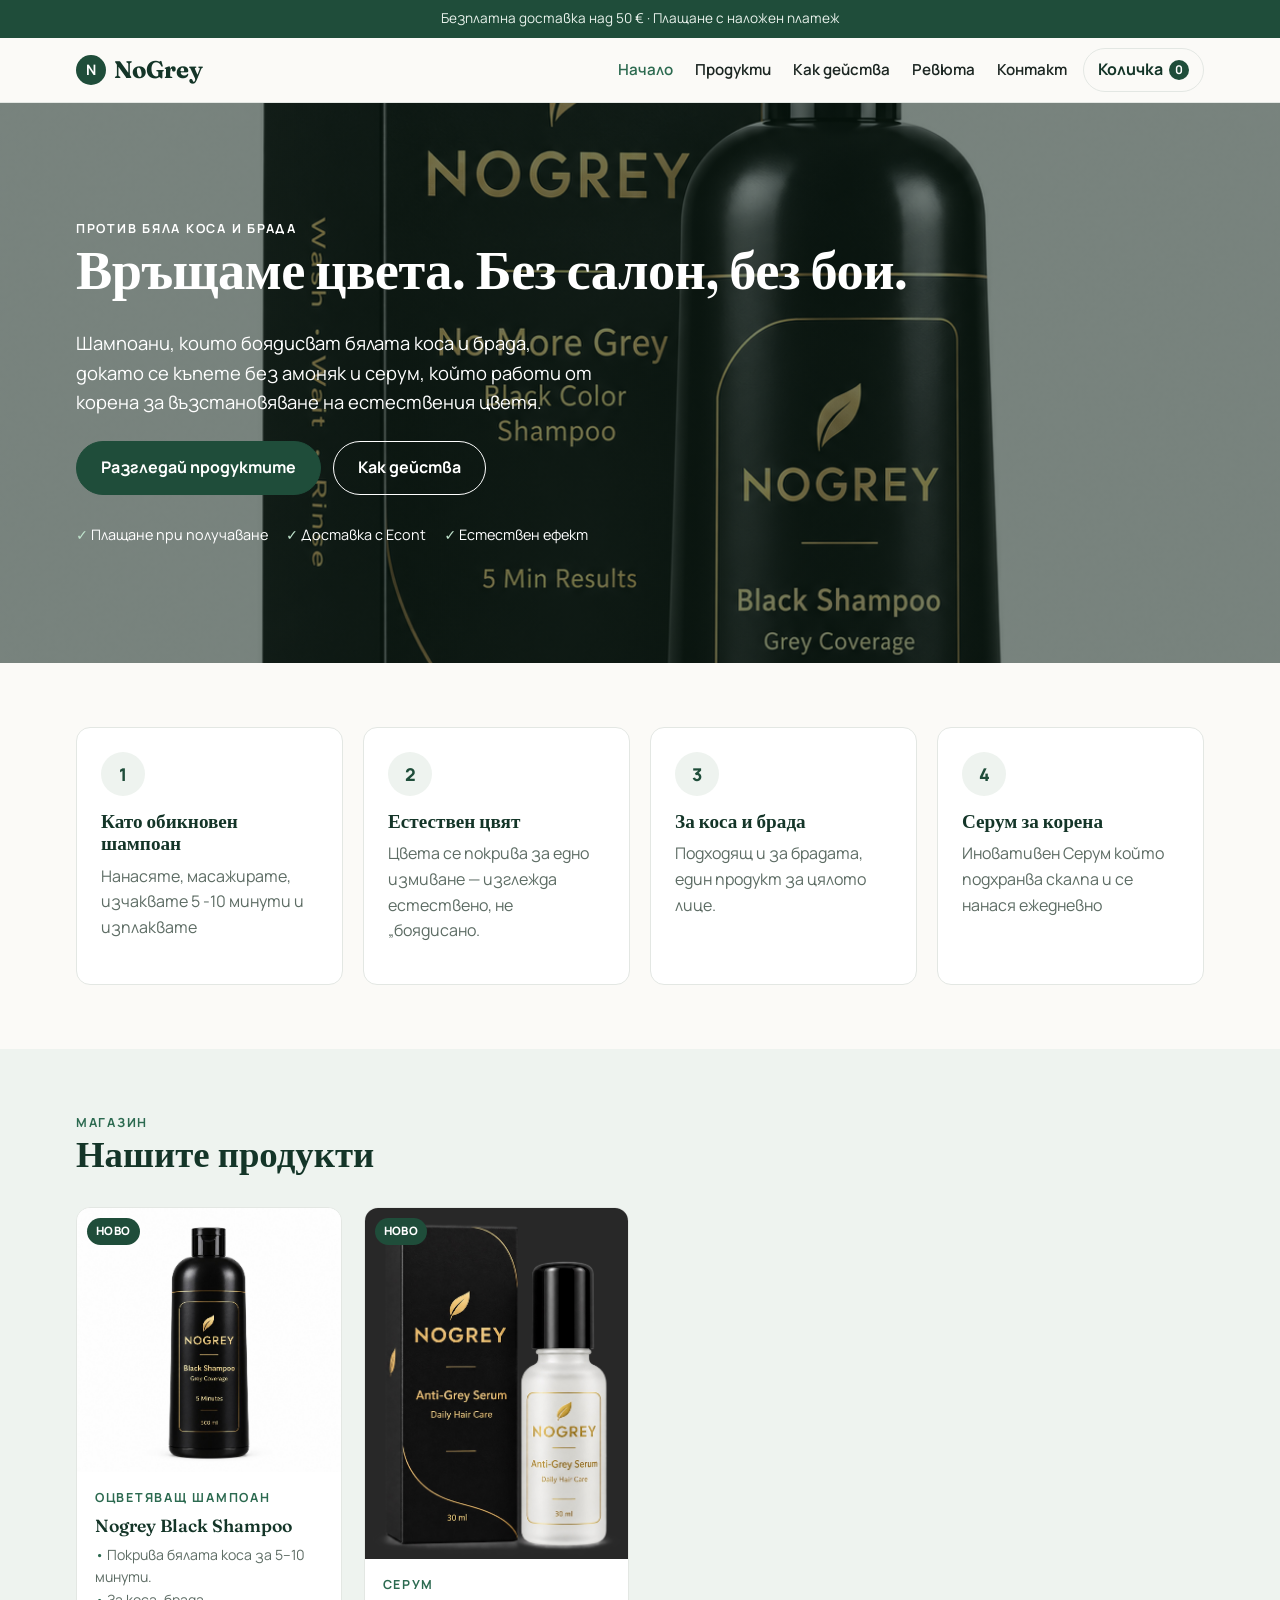
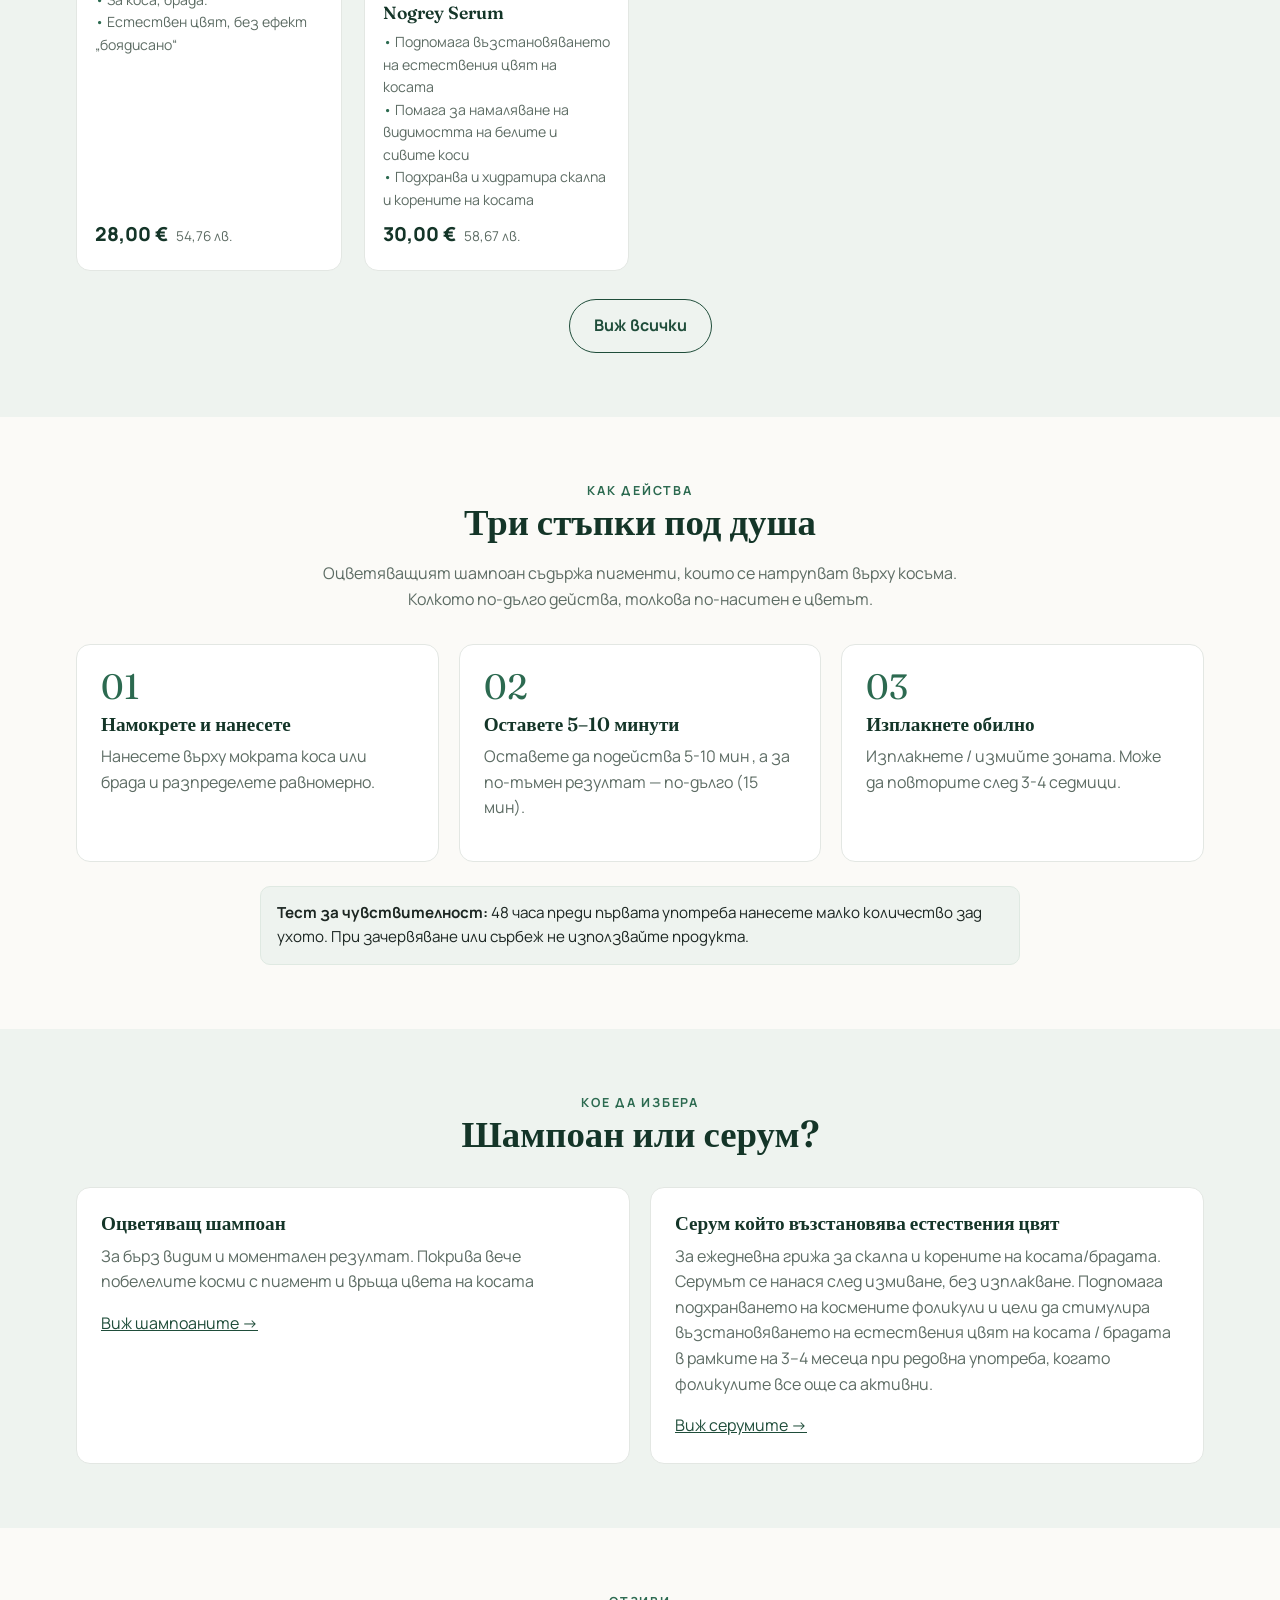
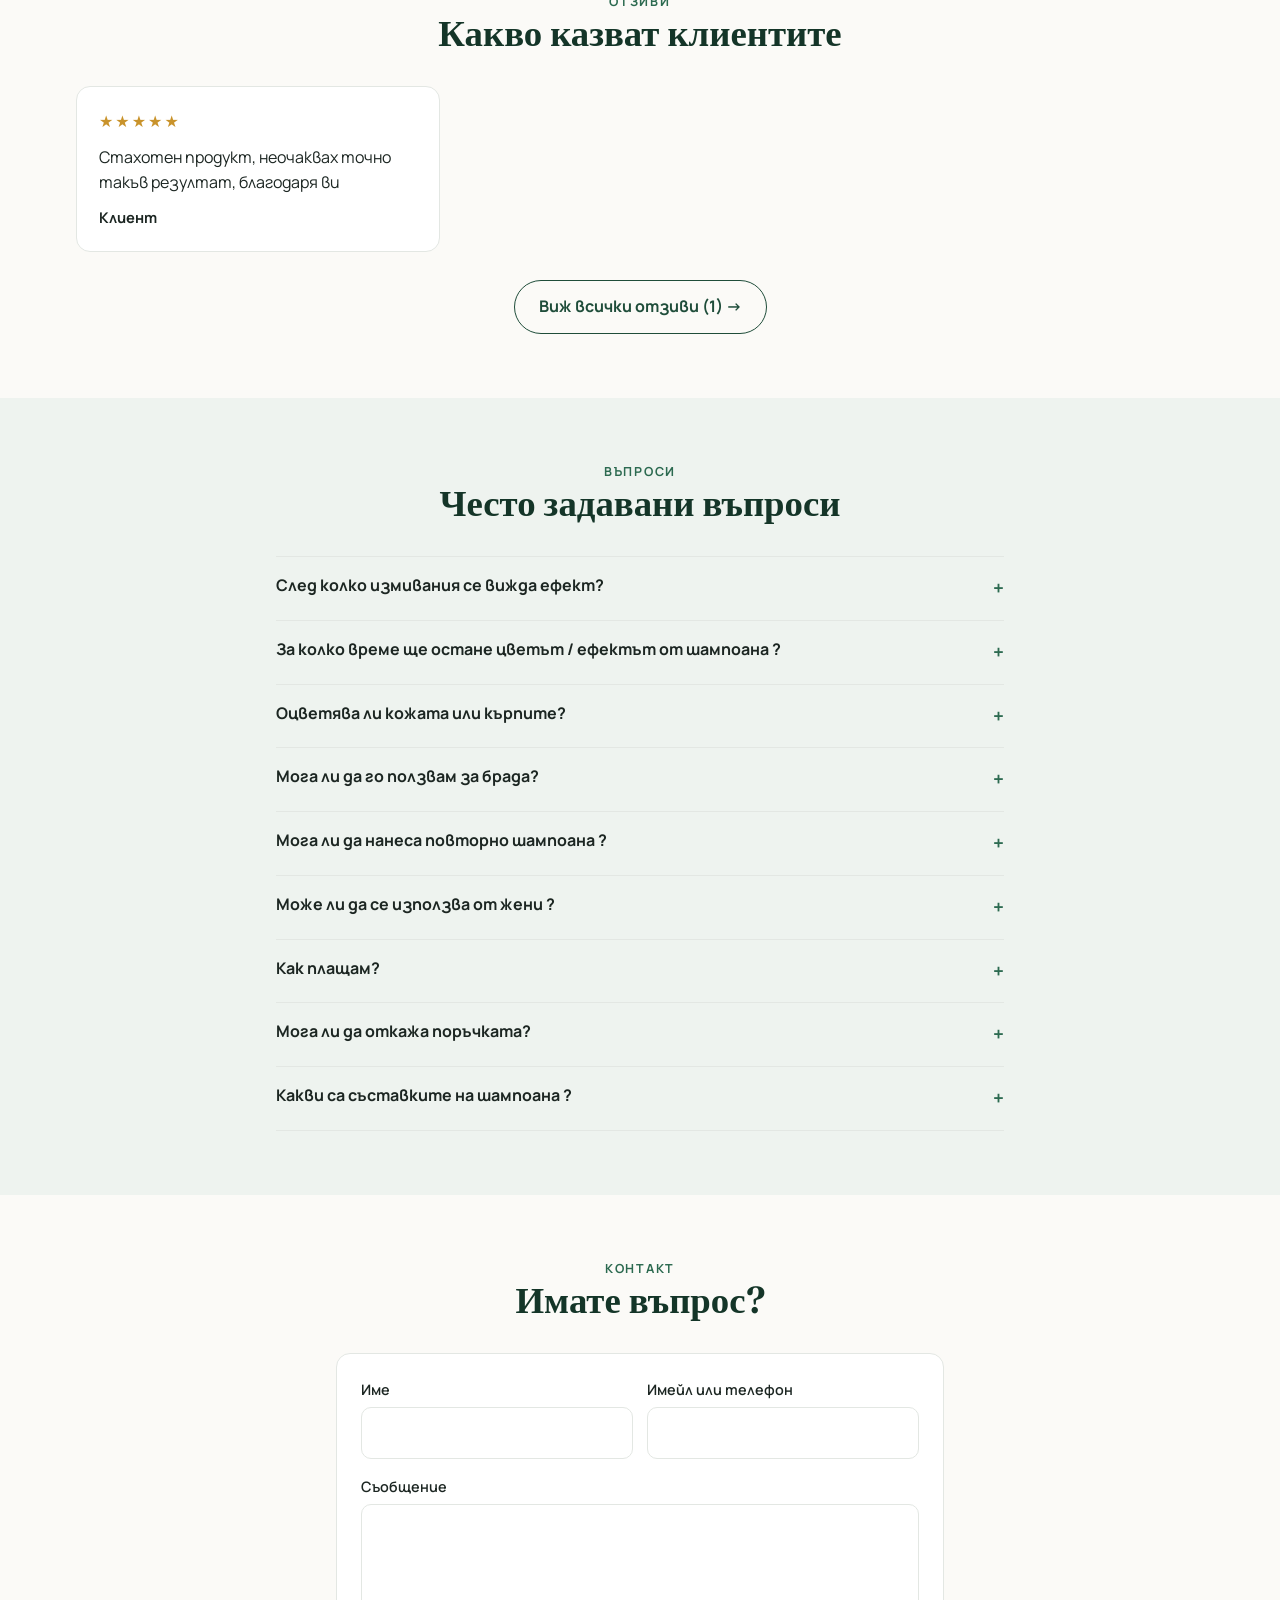
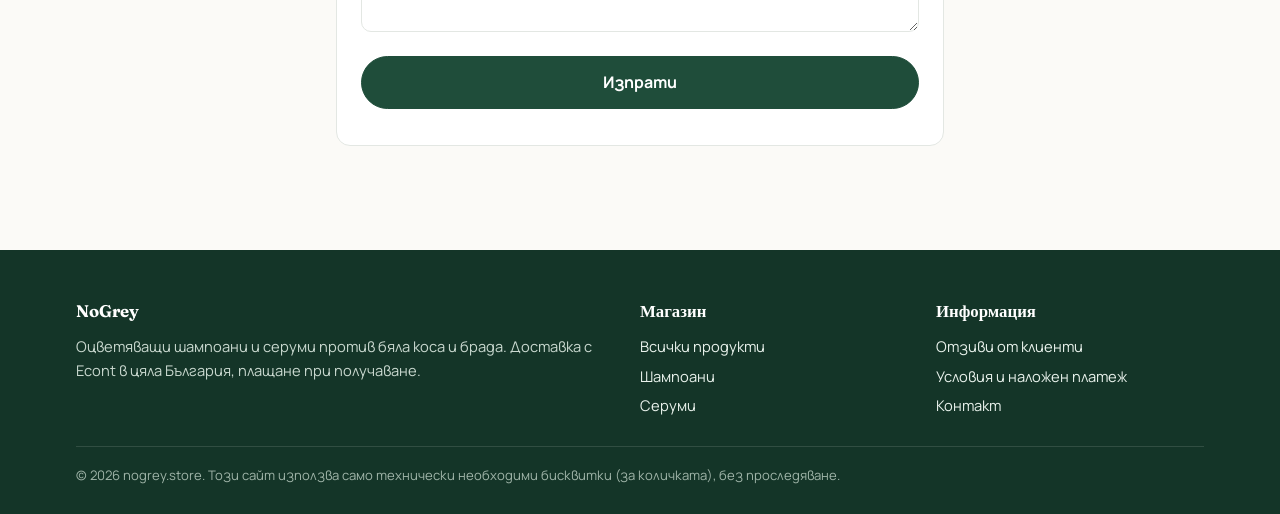
<file: index.html>
<!doctype html>
<html lang="bg">
<head>
<meta charset="utf-8">
<meta name="viewport" content="width=device-width, initial-scale=1">
<title>NoGrey — шампоани и серуми против бяла коса и брада</title>
<meta name="description" content="Оцветяващи шампоани, които постепенно покриват бялата коса и брада, докато се къпете, и серуми против побеляване. Доставка с Econt, наложен платеж.">
<link rel="preconnect" href="https://fonts.googleapis.com">
<link rel="preconnect" href="https://fonts.gstatic.com" crossorigin>
<link href="https://fonts.googleapis.com/css2?family=Fraunces:opsz,wght@9..144,500;9..144,600;9..144,700&family=Manrope:wght@400;600;700;800&display=swap" rel="stylesheet">
<link rel="stylesheet" href="assets/style.css">
</head>
<body>
<div id="site-header"></div>

<section class="hero" id="hero">
  <div class="container">
    <div>
      <div class="eyebrow">Против бяла коса и брада</div>
      <h1 id="hero-title">Връщаме цвета. Без салон, без бои.</h1>
      <p class="lead" id="hero-sub">Шампоани, които постепенно оцветяват бялата коса и брада, докато се къпете — и серум, който работи от корена.</p>
      <div class="hero-cta">
        <a class="btn" href="products.html">Разгледай продуктите</a>
        <a class="btn ghost" href="#how">Как действа</a>
      </div>
      <div class="hero-trust"><span>Плащане при получаване</span><span>Доставка с Econt</span><span>Естествен ефект</span></div>
    </div>
    <div class="hero-visual" aria-hidden="true"><div class="bottle"></div></div>
  </div>
</section>

<section class="section" id="benefits-section">
  <div class="container">
    <div class="grid-4" id="benefits">
      <div class="card"><div class="icon-dot">1</div><h3>Като обикновен шампоан</h3><p class="muted">Нанасяте, масажирате, изплаквате. Без ръкавици, купички и чакане в салон.</p></div>
      <div class="card"><div class="icon-dot">2</div><h3>Постепенен цвят</h3><p class="muted">Бялото се покрива плавно за няколко измивания — изглежда естествено, не „боядисано“.</p></div>
      <div class="card"><div class="icon-dot">3</div><h3>За коса и брада</h3><p class="muted">Подходящ и за брадата, и за мустаците — един продукт за цялото лице.</p></div>
      <div class="card"><div class="icon-dot">4</div><h3>Серум за корена</h3><p class="muted">Серумът подхранва скалпа и се нанася ежедневно като допълнение към шампоана.</p></div>
    </div>
  </div>
</section>

<section class="section band" id="featured">
  <div class="container">
    <div class="section-head">
      <div class="eyebrow">Магазин</div>
      <h2>Нашите продукти</h2>
    </div>
    <div class="products-grid" id="featured-grid"><div class="spinner"></div></div>
    <div style="text-align:center;margin-top:28px"><a class="btn ghost" href="products.html">Виж всички</a></div>
  </div>
</section>

<section class="section" id="how">
  <div class="container">
    <div class="section-head center" style="text-align:center">
      <div class="eyebrow" id="how-eyebrow">Как действа</div>
      <h2 id="how-title">Три стъпки под душа</h2>
      <p class="muted" id="how-intro">Оцветяващият шампоан съдържа пигменти, които се натрупват постепенно по бялата коса. Колкото по-дълго действа, толкова по-наситен е цветът.</p>
    </div>
    <div class="grid-3" id="how-steps" style="grid-template-columns:repeat(auto-fit,minmax(240px,1fr))">
      <div class="card"><div class="step-num">01</div><h3>Намокрете и нанесете</h3><p class="muted">Нанесете върху мократа коса или брада и разпределете равномерно, без да пропускате корените.</p></div>
      <div class="card"><div class="step-num">02</div><h3>Оставете 5–10 минути</h3><p class="muted">Докато се къпете, пигментът действа. За по-тъмен резултат — по-дълго.</p></div>
      <div class="card"><div class="step-num">03</div><h3>Изплакнете обилно</h3><p class="muted">Изплакнете до бистра вода. Повтаряйте 2–3 пъти седмично за поддържане на цвета.</p></div>
    </div>
    <div class="notice" id="how-notice" style="margin-top:24px;max-width:760px;margin-left:auto;margin-right:auto">
      <strong>Тест за чувствителност:</strong> 48 часа преди първата употреба нанесете малко количество зад ухото. При зачервяване или сърбеж не използвайте продукта.
    </div>
  </div>
</section>

<section class="section band" id="choose">
  <div class="container">
    <div class="section-head center" style="text-align:center">
      <div class="eyebrow" id="choose-eyebrow">Кое да избера</div>
      <h2 id="choose-title">Шампоан или серум?</h2>
    </div>
    <div class="grid-3" id="choose-list" style="grid-template-columns:repeat(auto-fit,minmax(260px,1fr))">
      <div class="card">
        <h3>Оцветяващ шампоан</h3>
        <p class="muted">За бърз видим резултат. Покрива вече побелелите косми с пигмент постепенно, за няколко измивания.</p>
        <a href="products.html?cat=shampoo">Виж шампоаните →</a>
      </div>
      <div class="card">
        <h3>Серум против бяла коса</h3>
        <p class="muted">За ежедневна грижа за скалпа и корена. Нанася се след измиване, без изплакване. Отлично допълнение към шампоана.</p>
        <a href="products.html?cat=serum">Виж серумите →</a>
      </div>
    </div>
  </div>
</section>

<section class="section" id="reviews">
  <div class="container">
    <div class="section-head center" style="text-align:center">
      <div class="eyebrow">Отзиви</div>
      <h2>Какво казват клиентите</h2>
    </div>
    <div class="reviews-grid" id="reviews-grid"></div>
    <div style="text-align:center;margin-top:28px" id="reviews-more" hidden><a class="btn ghost" href="otzivi.html">Виж всички отзиви</a></div>
  </div>
</section>

<section class="section band" id="faq">
  <div class="container faq">
    <div class="section-head center" style="text-align:center"><div class="eyebrow">Въпроси</div><h2>Често задавани въпроси</h2></div>
    <div class="acc" id="faq-list">
      <details><summary>След колко измивания се вижда ефект?</summary><ul><li>Обикновено след 3–5 измивания цветът е видимо по-наситен. При гъста бяла коса може да отнеме малко повече.</li></ul></details>
      <details><summary>Оцветява ли кожата или кърпите?</summary><ul><li>Изплакнете добре и избършете с тъмна кърпа при първите употреби. По кожата пигментът се отмива с вода и сапун.</li></ul></details>
      <details><summary>Мога ли да го ползвам за брада?</summary><ul><li>Да — нанесете върху мократа брада и оставете 5 минути. Брадата обикновено поема цвета по-бързо от косата.</li></ul></details>
      <details><summary>Как плащам?</summary><ul><li>Само с наложен платеж — плащате на куриера в брой при получаване в офис на Econt.</li></ul></details>
      <details><summary>Мога ли да откажа поръчката?</summary><ul><li>Да. Ако сте оставили имейл, ще получите линк „Откажи поръчката си“ в потвърждението. Повече в <a href="terms.html">условията</a>.</li></ul></details>
    </div>
  </div>
</section>

<section class="section" id="contact">
  <div class="container" style="max-width:640px">
    <div class="section-head center" style="text-align:center"><div class="eyebrow">Контакт</div><h2>Имате въпрос?</h2></div>
    <div id="contact-box"></div>
  </div>
</section>

<div id="site-footer"></div>
<script src="assets/config.js"></script>
<script src="assets/cart.js"></script>
<script>
(async function () {
  const store = await initPage('home');
  const s = store.settings;
  if (s.heroTitle) document.getElementById('hero-title').textContent = s.heroTitle;
  if (s.heroSubtitle) document.getElementById('hero-sub').textContent = s.heroSubtitle;

  // Фон снимка на hero от админ панела (+ overlay за четимост; иначе остава CSS градиентът)
  if (s.heroBackgroundImage) {
    const hero = document.getElementById('hero');
    const src = s.heroBackgroundImage;
    checkImageExists(src).then(ok => {
      if (!ok) return;
      hero.style.backgroundImage = `linear-gradient(rgba(10,30,20,.55), rgba(10,30,20,.55)), url("${src}")`;
      hero.classList.add('has-bg');
    });
  }

  // Предимства (редактират се от Админ → Настройки)
  const benefits = getBenefits(s);
  if (benefits.length) document.getElementById('benefits').innerHTML = benefitsHtml(benefits);
  else document.getElementById('benefits-section').style.display = 'none';

  // „Как действа“ (редактира се от Админ → Настройки)
  const how = getHow(s);
  if (how.steps.length) {
    document.getElementById('how-eyebrow').textContent = how.eyebrow;
    document.getElementById('how-title').textContent = how.title;
    const intro = document.getElementById('how-intro');
    intro.textContent = how.intro; intro.hidden = !how.intro;
    document.getElementById('how-steps').innerHTML = stepsHtml(how.steps);
    const nt = document.getElementById('how-notice');
    if (how.noticeText || how.noticeTitle) nt.innerHTML = (how.noticeTitle ? `<strong>${esc(how.noticeTitle)}</strong> ` : '') + esc(how.noticeText);
    else nt.hidden = true;
  } else document.getElementById('how').style.display = 'none';

  // „Кое да избера“ (редактира се от Админ → Настройки)
  const ch = getChoose(s);
  if (ch.items.length) {
    document.getElementById('choose-eyebrow').textContent = ch.eyebrow;
    document.getElementById('choose-title').textContent = ch.title;
    document.getElementById('choose-list').innerHTML = chooseHtml(ch.items);
  } else document.getElementById('choose').style.display = 'none';

  // Често задавани въпроси (редактират се от Админ → Настройки)
  const faq = getFaq(s);
  if (faq.length) document.getElementById('faq-list').innerHTML = faqHtml(faq);
  else document.getElementById('faq').style.display = 'none';

  const featured = activeProducts().slice(0, 4);
  document.getElementById('featured-grid').innerHTML = featured.length
    ? featured.map(productCard).join('')
    : '<div class="empty-state" style="grid-column:1/-1">Продуктите идват скоро.</div>';

  // Ревюта: първите 6 тук, всички — на otzivi.html
  const grid = document.getElementById('reviews-grid');
  const HOME_REVIEWS = 6;
  const manualFirst = (s.showManualReviews !== false ? (s.manualReviews || []) : []).filter(r => r && r.text);
  grid.innerHTML = manualFirst.slice(0, HOME_REVIEWS).map(r => reviewCard({ ...r, rating: Number(r.rating) || 5 })).join(''); // показваме веднага, без да чакаме Google
  const reviews = await loadAllReviews(s);
  if (reviews.length) {
    grid.innerHTML = reviews.slice(0, HOME_REVIEWS).map(reviewCard).join('');
    const more = document.getElementById('reviews-more');
    more.hidden = false;
    more.querySelector('a').textContent = `Виж всички отзиви (${reviews.length}) →`;
  } else document.getElementById('reviews').style.display = 'none';

  // Контакт: форма или телефон
  const box = document.getElementById('contact-box');
  if (s.contactMode === 'phone' && s.phone) {
    box.innerHTML = `<div class="card" style="text-align:center"><p class="muted">Обадете се или пишете ни на</p><h2 style="margin:0"><a href="tel:${esc(s.phone)}" style="text-decoration:none">${esc(s.phone)}</a></h2></div>`;
  } else {
    box.innerHTML = `
      <form class="card" id="contact-form">
        <div class="row2">
          <div class="field"><label for="c-name">Име</label><input id="c-name" required></div>
          <div class="field"><label for="c-contact">Имейл или телефон</label><input id="c-contact" required></div>
        </div>
        <div class="field"><label for="c-msg">Съобщение</label><textarea id="c-msg" rows="4" required></textarea></div>
        <button class="btn block" type="submit">Изпрати</button>
        <div id="c-status" style="margin-top:12px"></div>
      </form>`;
    document.getElementById('contact-form').addEventListener('submit', async e => {
      e.preventDefault();
      const btn = e.target.querySelector('button'); btn.disabled = true;
      const st = document.getElementById('c-status');
      try {
        const res = await apiPost({ action: 'contact', name: document.getElementById('c-name').value, contact: document.getElementById('c-contact').value, message: document.getElementById('c-msg').value });
        if (!res.ok) throw new Error(res.error || 'Грешка');
        st.innerHTML = '<div class="notice ok">Благодарим! Ще се свържем с вас скоро.</div>';
        e.target.reset();
      } catch (err) {
        st.innerHTML = `<div class="notice error">${esc(err.message)}</div>`;
      } finally { btn.disabled = false; }
    });
  }
})();
</script>
</body>
</html>
</file>
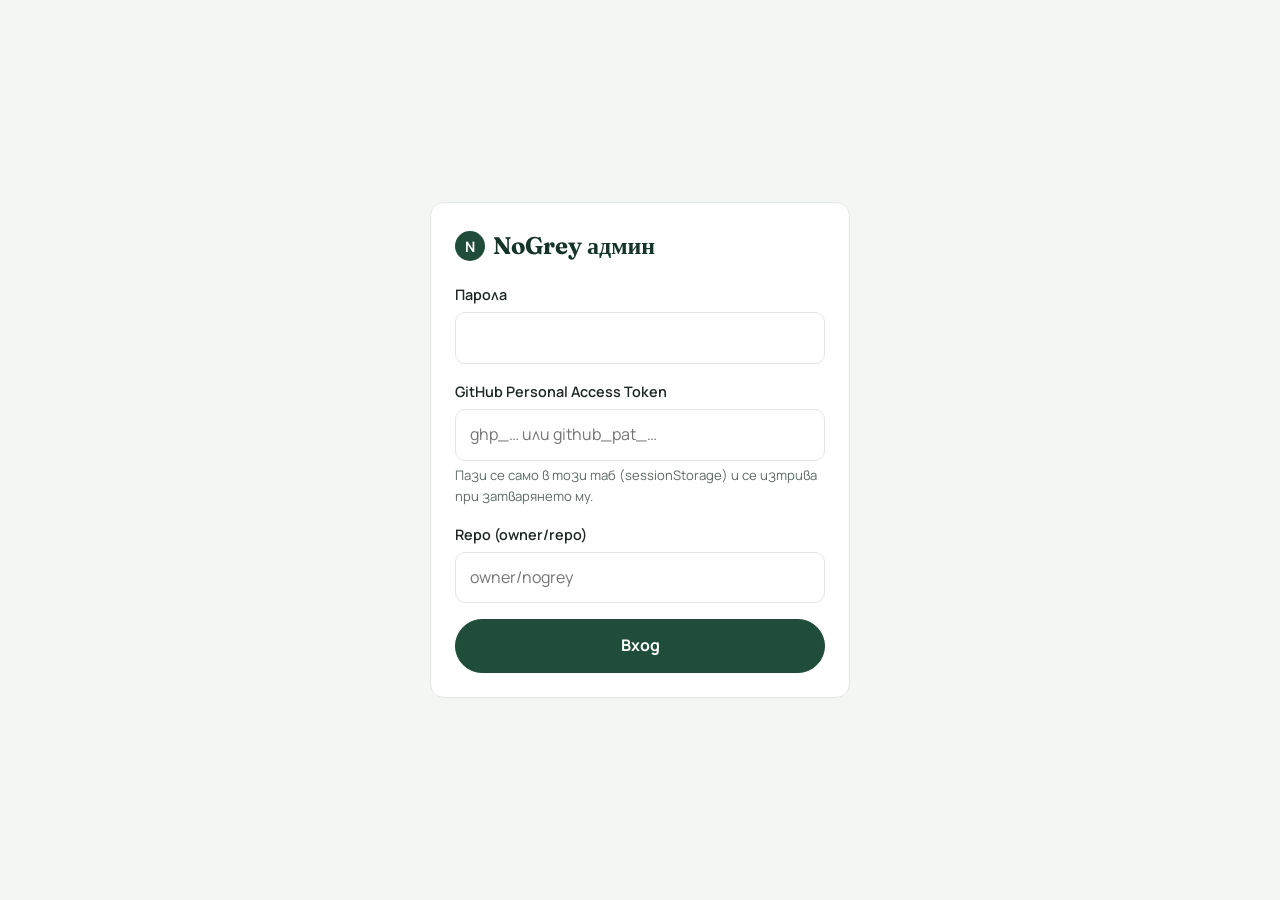
<file: admin.html>
<!doctype html>
<html lang="bg">
<head>
<meta charset="utf-8">
<meta name="viewport" content="width=device-width, initial-scale=1">
<title>Админ — NoGrey</title>
<meta name="robots" content="noindex, nofollow">
<link rel="preconnect" href="https://fonts.googleapis.com">
<link rel="preconnect" href="https://fonts.gstatic.com" crossorigin>
<link href="https://fonts.googleapis.com/css2?family=Fraunces:opsz,wght@9..144,600;9..144,700&family=Manrope:wght@400;600;700;800&display=swap" rel="stylesheet">
<link rel="stylesheet" href="assets/style.css">
<style>
  body { background: #f4f6f4; }
  .a-top { background: var(--green-ink); color: #fff; }
  .a-top .container { display: flex; align-items: center; gap: 14px; height: 58px; }
  .a-top .logo { color: #fff; font-size: 1.25rem; }
  .a-top .logo-mark { background: #fff; color: var(--green-ink); }
  .save-state { margin-left: auto; font-size: .85rem; color: #bfd6c8; }
  .a-top button { background: none; border: 1px solid rgba(255,255,255,.3); color: #fff; border-radius: 999px; padding: 6px 12px; font: inherit; font-size: .85rem; cursor: pointer; }
  .tabs { display: flex; gap: 4px; border-bottom: 1px solid var(--line); background: #fff; overflow-x: auto; }
  .tabs button { background: none; border: 0; border-bottom: 3px solid transparent; padding: 14px 16px; font: inherit; font-weight: 700; color: var(--muted); cursor: pointer; white-space: nowrap; }
  .tabs button.active { color: var(--green-ink); border-bottom-color: var(--green); }
  .panel { display: none; padding: 24px 0 60px; }
  .panel.active { display: block; }
  .toolbar { display: flex; gap: 10px; align-items: center; flex-wrap: wrap; margin-bottom: 18px; }
  .toolbar h2 { margin: 0 auto 0 0; font-size: 1.5rem; }
  .btn.sm { padding: 7px 14px; font-size: .85rem; }
  .btn.danger { background: var(--danger); border-color: var(--danger); }
  .btn.danger.ghost { background: transparent; color: var(--danger); }
  .prod-row { display: grid; grid-template-columns: 64px 1fr auto; gap: 14px; align-items: center; background: #fff; border: 1px solid var(--line); border-radius: 12px; padding: 12px; margin-bottom: 10px; }
  .prod-row img { width: 64px; height: 64px; border-radius: 8px; object-fit: cover; background: var(--sage); }
  .prod-row .meta { font-size: .85rem; color: var(--muted); }
  .prod-row .actions { display: flex; gap: 6px; flex-wrap: wrap; justify-content: flex-end; }
  @media (max-width: 640px) { .prod-row { grid-template-columns: 56px 1fr; } .prod-row .actions { grid-column: 1 / -1; justify-content: flex-start; } }
  .switch { display: inline-flex; align-items: center; gap: 8px; font-weight: 600; font-size: .88rem; cursor: pointer; margin: 0; }
  .switch input { width: 38px; height: 22px; appearance: none; background: #cfd6d1; border-radius: 999px; position: relative; cursor: pointer; padding: 0; border: 0; transition: background .15s; flex: none; }
  .switch input::after { content: ""; position: absolute; top: 3px; left: 3px; width: 16px; height: 16px; border-radius: 50%; background: #fff; transition: left .15s; }
  .switch input:checked { background: var(--green); }
  .switch input:checked::after { left: 19px; }
  .modal-bg { position: fixed; inset: 0; background: rgba(15,30,22,.45); z-index: 90; display: none; align-items: flex-start; justify-content: center; overflow-y: auto; padding: 24px 12px; }
  .modal-bg.open { display: flex; }
  .modal { background: #fff; border-radius: 16px; width: 100%; max-width: 720px; padding: 24px; }
  .sec-block { border: 1px solid var(--line); border-radius: 10px; padding: 12px; margin-bottom: 10px; background: #fafbfa; }
  .table-wrap { overflow-x: auto; background: #fff; border: 1px solid var(--line); border-radius: 12px; }
  table { border-collapse: collapse; width: 100%; font-size: .88rem; }
  th, td { text-align: left; padding: 10px 12px; border-bottom: 1px solid var(--line); vertical-align: top; }
  th { background: #f7f9f7; font-size: .78rem; text-transform: uppercase; letter-spacing: .04em; color: var(--muted); white-space: nowrap; }
  td .acts { display: flex; flex-direction: column; gap: 5px; min-width: 130px; }
  .st { display: inline-block; padding: 3px 9px; border-radius: 999px; font-weight: 700; font-size: .78rem; white-space: nowrap; }
  .st-new { background: #e3f1e8; color: var(--green-ink); }
  .st-cancel { background: #fbeceb; color: var(--danger); }
  .st-noans { background: #fff4e0; color: var(--warn); }
  .settings-grid { display: grid; grid-template-columns: 1fr 1fr; gap: 18px; }
  @media (max-width: 860px) { .settings-grid { grid-template-columns: 1fr; } }
  .card h3 { margin-bottom: 14px; }
  .hero-prev { width: 100%; aspect-ratio: 16/7; border-radius: 10px; background: var(--sage) center/cover no-repeat; border: 1px solid var(--line); display: grid; place-items: center; color: var(--muted); font-size: .9rem; margin-bottom: 12px; }
  .set-nav { position: sticky; top: 0; z-index: 5; background: #f4f6f4; padding: 10px 0; flex-wrap: nowrap; overflow-x: auto; margin-bottom: 14px; }
  .set-nav .chip { white-space: nowrap; flex: none; }
  .set-group[hidden] { display: none !important; }
  .img-grid { display: grid; grid-template-columns: repeat(auto-fill, minmax(120px, 1fr)); gap: 10px; }
  .img-slot { position: relative; border: 1px solid var(--line); border-radius: 10px; background: #fafbfa; overflow: hidden; display: flex; flex-direction: column; margin: 0; font-weight: 400; }
  .img-slot img, .img-empty { width: 100%; aspect-ratio: 1; object-fit: cover; background: var(--sage); display: block; }
  .img-empty { display: grid; place-items: center; color: var(--muted); font-size: .8rem; }
  .img-slot.main { border: 2px solid var(--green); }
  .img-label { position: absolute; top: 6px; left: 6px; background: rgba(20,53,40,.85); color: #fff; font-size: .72rem; font-weight: 800; padding: 2px 8px; border-radius: 999px; }
  .img-slot.new .img-label::after { content: " · нова"; font-weight: 600; }
  .img-acts { display: flex; gap: 4px; padding: 6px; justify-content: center; flex-wrap: wrap; }
  .img-acts .btn { padding: 4px 9px; font-size: .78rem; margin: 0; }
  .img-slot.add { min-height: 140px; display: grid; place-items: center; align-content: center; border: 2px dashed var(--sage-2); cursor: pointer; color: var(--green); font-weight: 700; text-align: center; padding: 10px; font-size: .88rem; }
  .img-slot.add:hover { background: var(--sage); }
  .login-wrap { min-height: 100vh; display: grid; place-items: center; padding: 16px; }
  code { background: var(--sage); padding: 2px 6px; border-radius: 4px; font-size: .85em; word-break: break-all; }
</style>
</head>
<body>

<!-- ============ ЛОГИН ============ -->
<div class="login-wrap" id="login">
  <form class="card" style="width:100%;max-width:420px" id="login-form">
    <div class="logo" style="margin-bottom:18px"><span class="logo-mark">N</span>NoGrey админ</div>
    <div class="field"><label for="l-pass">Парола</label><input id="l-pass" type="password" autocomplete="current-password" required></div>
    <div class="field"><label for="l-token">GitHub Personal Access Token</label><input id="l-token" type="password" autocomplete="off" required placeholder="ghp_… или github_pat_…"><small>Пази се само в този таб (sessionStorage) и се изтрива при затварянето му.</small></div>
    <div class="field"><label for="l-repo">Repo (owner/repo)</label><input id="l-repo" required placeholder="owner/nogrey"></div>
    <div id="l-status" style="margin-bottom:12px"></div>
    <button class="btn block" type="submit">Вход</button>
  </form>
</div>

<!-- ============ ПАНЕЛ ============ -->
<div id="app" style="display:none">
  <div class="a-top"><div class="container">
    <a class="logo" href="index.html" target="_blank"><span class="logo-mark">N</span>Админ</a>
    <span class="save-state" id="save-state">Заредено</span>
    <button onclick="logout()">Изход</button>
  </div></div>
  <div class="tabs container" id="tabs">
    <button data-tab="products" class="active">Продукти</button>
    <button data-tab="orders">Поръчки</button>
    <button data-tab="reviews">Ревюта</button>
    <button data-tab="settings">Настройки</button>
  </div>

  <div class="container">
    <!-- Продукти -->
    <section class="panel active" id="tab-products">
      <div class="toolbar">
        <h2>Продукти</h2>
        <button class="btn ghost sm" onclick="queueGitHubSave('Ръчно запазване')">Запази products.json</button>
        <button class="btn sm" onclick="editProduct(null)">+ Нов продукт</button>
      </div>
      <div class="notice" style="margin-bottom:16px;font-size:.88rem">Снимките се качват от „Редактирай“ → <b>Снимки</b>: главна + до 12 допълнителни. Появяват се на сайта до ~1 минута след запазване.</div>
      <div id="prod-list"></div>
    </section>

    <!-- Поръчки -->
    <section class="panel" id="tab-orders">
      <div class="toolbar">
        <h2>Поръчки</h2>
        <select id="o-filter" style="width:auto">
          <option value="">Всички статуси</option><option>Нова</option><option>Отказана</option><option>Без отговор</option>
        </select>
        <button class="btn ghost sm" onclick="loadOrders()">Обнови</button>
      </div>
      <div id="orders-box"></div>
    </section>

    <!-- Ревюта -->
    <section class="panel" id="tab-reviews">
      <div class="toolbar">
        <h2>Мои ревюта <span class="muted" id="mr-count" style="font-size:1rem;font-family:var(--sans)"></span></h2>
        <a class="btn ghost sm" href="otzivi.html" target="_blank">Виж на сайта ↗</a>
        <button class="btn sm" onclick="addManualReview()">+ Добави ревю</button>
      </div>
      <p class="muted" style="font-size:.88rem;margin-top:-6px">Ревюта, които въвеждаш сам — напр. отзиви от реални клиенти, получени във Facebook, Viber или по телефона. Показват се на началната страница и в „Отзиви“.</p>
      <div id="manual-reviews"></div>
      <div class="toolbar" style="margin-top:40px"><h2>От клиенти</h2><button class="btn ghost sm" onclick="loadReviews()">Обнови</button></div>
      <p class="muted" style="font-size:.88rem;margin-top:-6px">Оставени през линка от „Покана за ревю“. Появяват се на сайта след одобрение.</p>
      <div id="reviews-box"></div>
    </section>

    <!-- Настройки -->
    <section class="panel" id="tab-settings">
      <div class="toolbar"><h2>Настройки</h2><button class="btn sm" onclick="saveSettings()">Запази настройките</button></div>
      <div class="filters set-nav" id="set-nav">
        <button class="chip active" data-group="general">Общи</button>
        <button class="chip" data-group="hero">Начало: горна част</button>
        <button class="chip" data-group="benefits">Предимства</button>
        <button class="chip" data-group="how">Как действа</button>
        <button class="chip" data-group="choose">Кое да избера</button>
        <button class="chip" data-group="faq">Въпроси</button>
        <button class="chip" data-group="cancel">Откази</button>
        <button class="chip" data-group="terms">Условия</button>
        <button class="chip" data-group="reviews">Ревюта и награди</button>
        <button class="chip" data-group="password">Парола</button>
      </div>
      <p class="muted" style="font-size:.84rem;margin:-14px 0 18px">Секциите на началната страница са подредени както на сайта. „Запази настройките“ записва всички секции наведнъж.</p>

      <!-- Общи -->
      <div class="settings-grid set-group" data-group="general">
        <div class="card">
          <h3>Магазин</h3>
          <div class="field"><label>Име на магазина</label><input id="s-storeName"></div>
          <div class="field"><label>Домейн</label><input id="s-siteDomain"></div>
          <div class="field"><label>Лента с обявление (най-горе)</label><input id="s-announcement"></div>
          <div class="field"><label>Безплатна доставка над (€, 0 = изключено)</label><input id="s-freeShippingThreshold" type="number" min="0" step="1"></div>
        </div>
        <div class="card" style="grid-column:1/-1">
          <h3>Бекенд (Google Apps Script)</h3>
          <div class="field"><label>Web app URL</label><input id="s-webAppUrl" placeholder="https://script.google.com/macros/s/…/exec" spellcheck="false"><small>От Apps Script → Deploy → Manage deployments → Web app URL (завършва на <code>/exec</code>). Нужен е за поръчки, ревюта и контакт формата.</small></div>
          <div id="webapp-status"></div>
        </div>
        <div>
          <div class="card" style="margin-bottom:18px">
            <h3>Контакт</h3>
            <div class="field"><label>Начин на контакт</label><select id="s-contactMode"><option value="form">Форма на сайта</option><option value="phone">Телефон</option></select></div>
            <div class="field"><label>Телефон</label><input id="s-phone" placeholder="0888 123 456"></div>
          </div>
          <div class="card">
            <h3>Бадж-ове</h3>
            <div class="field"><label class="switch"><input type="checkbox" id="s-showNewListings"> Показвай „Ново“ на новите обяви</label></div>
            <div class="field"><label class="switch"><input type="checkbox" id="u-enabled"> „Ограничено количество“ (Само X бр. налични)</label><small>Само визуално. Броят се задава за всеки продукт в редактора му.</small></div>
          </div>
        </div>
      </div>

      <!-- Начало: горна част -->
      <div class="settings-grid set-group" data-group="hero" hidden>
        <div class="card">
          <h3>Текст</h3>
          <div class="field"><label>Заглавие</label><input id="s-heroTitle"></div>
          <div class="field"><label>Подзаглавие</label><textarea id="s-heroSubtitle" rows="4"></textarea></div>
        </div>
        <div class="card">
          <h3>Фон (снимка)</h3>
          <div class="hero-prev" id="hero-prev">Няма снимка — използва се зеленият градиент</div>
          <div style="display:flex;gap:8px;flex-wrap:wrap">
            <label class="btn sm" style="margin:0">Качи снимка<input type="file" id="hero-file" accept="image/jpeg,image/png,image/webp" style="display:none"></label>
            <button class="btn ghost sm" onclick="removeHeroBackground()">Премахни</button>
          </div>
          <p class="muted" style="font-size:.84rem;margin-top:10px">Препоръка: хоризонтална снимка поне 1920×1080, до ~600 KB. Върху нея се слага тъмен слой, за да се чете текстът. „Премахни“ само маха снимката от сайта — файлът остава в repo-то.</p>
          <div id="hero-status"></div>
        </div>
      </div>

      <!-- Предимства -->
      <div class="set-group" data-group="benefits" hidden>
        <div class="card">
          <div class="toolbar" style="margin-bottom:6px"><h3 style="margin:0 auto 0 0">Предимства</h3><button class="btn ghost sm" onclick="addBenefit()">+ Добави</button></div>
          <p class="muted" style="font-size:.86rem;margin-top:0">Картите с номера под горната част на началната страница. Най-добре изглеждат 4 (или 2, 3, 8). Без нито една — секцията се скрива.</p>
          <div id="benefits-edit" class="settings-grid"></div>
        </div>
      </div>

      <!-- Как действа -->
      <div class="set-group" data-group="how" hidden>
        <div class="card">
          <div class="toolbar" style="margin-bottom:6px"><h3 style="margin:0 auto 0 0">Как действа</h3><button class="btn ghost sm" onclick="addStep()">+ Добави стъпка</button></div>
          <p class="muted" style="font-size:.86rem;margin-top:0">Стъпките за употреба. Номерата 01, 02, 03… се слагат сами. Без нито една стъпка — секцията се скрива.</p>
          <div class="row2">
            <div class="field"><label>Малък надпис отгоре</label><input id="how-eyebrow" placeholder="Как действа"></div>
            <div class="field"><label>Заглавие</label><input id="how-title" placeholder="Три стъпки под душа"></div>
          </div>
          <div class="field"><label>Текст под заглавието</label><textarea id="how-intro" rows="2"></textarea></div>
          <div id="steps-edit" class="settings-grid" style="margin-bottom:18px"></div>
          <div class="sec-block">
            <label style="margin-bottom:8px">Каре с предупреждение (под стъпките)</label>
            <input id="how-noticeTitle" placeholder="Удебелено начало, напр. Тест за чувствителност:" style="margin-bottom:8px;font-weight:700">
            <textarea id="how-noticeText" rows="2" placeholder="Текст (празно = карето не се показва)"></textarea>
          </div>
        </div>
      </div>

      <!-- Кое да избера -->
      <div class="set-group" data-group="choose" hidden>
        <div class="card">
          <div class="toolbar" style="margin-bottom:6px"><h3 style="margin:0 auto 0 0">Кое да избера</h3><button class="btn ghost sm" onclick="addChoose()">+ Добави карта</button></div>
          <p class="muted" style="font-size:.86rem;margin-top:0">Картите на светлозелен фон на началната страница. Без нито една карта — секцията се скрива.</p>
          <div class="row2">
            <div class="field"><label>Малък надпис отгоре</label><input id="ch-eyebrow" placeholder="Кое да избера"></div>
            <div class="field"><label>Заглавие</label><input id="ch-title" placeholder="Шампоан или серум?"></div>
          </div>
          <div id="choose-edit" class="settings-grid"></div>
        </div>
      </div>

      <!-- Въпроси -->
      <div class="set-group" data-group="faq" hidden>
        <div class="card">
          <div class="toolbar" style="margin-bottom:6px"><h3 style="margin:0 auto 0 0">Често задавани въпроси</h3><button class="btn ghost sm" onclick="addFaq()">+ Добави въпрос</button></div>
          <p class="muted" style="font-size:.86rem;margin-top:0">Показват се най-долу на началната страница. Без нито един — секцията се скрива.</p>
          <div id="faq-edit"></div>
        </div>
      </div>

      <!-- Откази -->
      <div class="set-group" data-group="cancel" hidden>
        <div class="card">
          <div class="toolbar" style="margin-bottom:6px"><h3 style="margin:0 auto 0 0">Готови причини за отказ</h3><button class="btn ghost sm" onclick="addReason()">+ Добави причина</button></div>
          <p class="muted" style="font-size:.86rem;margin-top:0">Избираш ги при „Откажи…“ / „Без отговор…“ в Поръчки. Текстът отива в имейла до клиента — можеш да го промениш и за конкретната поръчка. Заместители: <b>{име}</b>, <b>{телефон}</b>, <b>{поръчка}</b>.</p>
          <div id="reasons-edit"></div>
        </div>
      </div>

      <!-- Условия -->
      <div class="set-group" data-group="terms" hidden>
        <div class="card" style="margin-bottom:18px">
          <div class="toolbar" style="margin-bottom:6px"><h3 style="margin:0 auto 0 0">Данни на търговеца</h3><a class="btn ghost sm" href="terms.html" target="_blank">Отвори страницата ↗</a></div>
          <div class="field"><label class="switch"><input type="checkbox" id="seller-enabled" onchange="toggleSeller()"> Показвай т. 1 „Търговец“ в условията</label><small>Когато е изключено, точката изчезва от страницата, а попълнените данни остават запазени тук за по-късно.</small></div>
          <div id="seller-fields">
          <div class="row2">
            <div class="field"><label>Фирма / ЕТ</label><input id="seller-name" placeholder="напр. Нойгрей ЕООД"></div>
            <div class="field"><label>ЕИК</label><input id="seller-eik"></div>
          </div>
          <div class="field"><label>Седалище и адрес на управление</label><input id="seller-address"></div>
          <div class="row2">
            <div class="field"><label>Имейл</label><input id="seller-email" type="email"></div>
            <div class="field"><label>Телефон (по желание)</label><input id="seller-phone"></div>
          </div>
          </div>
        </div>
        <div class="card">
          <div class="toolbar" style="margin-bottom:6px"><h3 style="margin:0 auto 0 0">Точки от условията</h3><button class="btn ghost sm" onclick="resetTerms()">Върни текста по подразбиране</button><button class="btn ghost sm" onclick="addTerm()">+ Добави точка</button></div>
          <p class="muted" style="font-size:.86rem;margin-top:0">Номерата се слагат сами. В текста: <b>празен ред</b> = нов абзац · ред, започващ с <b>„- “</b> = точка от списък · <b>**текст**</b> = удебелено.</p>
          <div class="row2">
            <div class="field"><label>Заглавие на страницата</label><input id="terms-title"></div>
            <div class="field"><label>Последна актуализация</label><input id="terms-updated" placeholder="напр. октомври 2026 г."></div>
          </div>
          <div id="terms-edit"></div>
        </div>
      </div>

      <!-- Ревюта и награди -->
      <div class="settings-grid set-group" data-group="reviews" hidden>
        <div class="card">
          <h3>Награди за ревюта</h3>
          <div class="field"><label>Шанс за промо код вместо подарък (%)</label><input id="s-rewardDiscountChance" type="number" min="0" max="100"></div>
          <div class="field"><label>Размер на отстъпката (%)</label><input id="s-rewardDiscountPercent" type="number" min="1" max="90"></div>
        </div>
        <div class="card">
          <h3>Показване на ревюта</h3>
          <div class="field"><label class="switch"><input type="checkbox" id="s-showManualReviews"> Моите ревюта (таб „Ревюта“)</label></div>
          <div class="field"><label class="switch"><input type="checkbox" id="s-showClientReviews"> Одобрени клиентски ревюта</label></div>
        </div>
      </div>

      <!-- Парола -->
      <div class="set-group" data-group="password" hidden>
        <div class="card">
          <h3>Смяна на паролата</h3>
          <p class="muted" style="font-size:.88rem">Въведи нова парола — генерира се SHA-256 хеш. Сложи го на <b>две</b> места: <code>ADMIN_PASSWORD_HASH</code> в admin.html и в Code.gs (после нов Deploy на Apps Script).</p>
          <div class="promo-row"><input id="new-pass" type="text" placeholder="Нова парола"><button class="btn ghost sm" onclick="genHash()">Генерирай</button></div>
          <p id="hash-out" style="margin-top:10px"></p>
        </div>
      </div>
    </section>
  </div>
</div>

<!-- Отказ на поръчка -->
<div class="modal-bg" id="cancel-modal"><div class="modal" id="cancel-body" style="max-width:600px"></div></div>

<!-- Редактор на продукт -->
<div class="modal-bg" id="modal"><div class="modal" id="modal-body"></div></div>

<script src="assets/config.js"></script>
<script src="assets/cart.js"></script>
<script src="assets/terms-default.js"></script>
<script>
/* ======= Конфигурация ======= */
// SHA-256 на паролата (по подразбиране: nogrey-admin — СМЕНИ Я от Настройки → Смяна на паролата)
const ADMIN_PASSWORD_HASH = 'cc5a85c3b11fe6f4b8800a173bf1d87102bce5d832455f9bccdce48aef173245';
const DEFAULT_REPO = '';                 // напр. 'owner/nogrey' — попълва се автоматично в логина
const DATA_PATH = 'products.json';
const SESSION_KEY = 'nogrey_admin';

const DEFAULT_DATA = {
  products: [],
  settings: { storeName: 'NoGrey', siteDomain: 'nogrey.store', announcement: '', heroTitle: '', heroSubtitle: '', heroBackgroundImage: '',
    showNewListings: true, contactMode: 'form', phone: '', freeShippingThreshold: 0, showManualReviews: true, showClientReviews: true,
    manualReviews: [], rewardDiscountChance: 70, rewardDiscountPercent: 10 },
  urgency: { enabled: false, items: {} }
};

let AUTH = null;   // {pass, token, repo}
let DATA = null;   // products.json
let ORDERS = [];

/* ======= Сесия / логин ======= */
function ssGet() { try { return JSON.parse(sessionStorage.getItem(SESSION_KEY)); } catch (e) { return null; } }
function ssSet(v) { try { sessionStorage.setItem(SESSION_KEY, JSON.stringify(v)); } catch (e) {} }
function logout() { try { sessionStorage.removeItem(SESSION_KEY); } catch (e) {} location.reload(); }

async function sha256(str) {
  const buf = await crypto.subtle.digest('SHA-256', new TextEncoder().encode(str));
  return [...new Uint8Array(buf)].map(b => b.toString(16).padStart(2, '0')).join('');
}

document.getElementById('l-repo').value = DEFAULT_REPO;
document.getElementById('login-form').addEventListener('submit', async e => {
  e.preventDefault();
  const st = document.getElementById('l-status');
  const pass = document.getElementById('l-pass').value;
  const token = document.getElementById('l-token').value.trim();
  const repo = document.getElementById('l-repo').value.trim().replace(/^https:\/\/github\.com\//, '').replace(/\/$/, '');
  if (await sha256(pass) !== ADMIN_PASSWORD_HASH) { st.innerHTML = '<div class="notice error">Грешна парола.</div>'; return; }
  if (!/^[\w.-]+\/[\w.-]+$/.test(repo)) { st.innerHTML = '<div class="notice error">Repo трябва да е във формат owner/repo.</div>'; return; }
  AUTH = { pass, token, repo };
  st.innerHTML = '<div class="notice">Проверка на токена…</div>';
  try {
    await loadData();
    ssSet(AUTH);
    startApp();
  } catch (err) {
    AUTH = null;
    st.innerHTML = `<div class="notice error">${esc(err.message)}</div>`;
  }
});

/* ======= GitHub Contents API ======= */
function b64EncodeUtf8(str) {
  const bytes = new TextEncoder().encode(str);
  let bin = '';
  for (let i = 0; i < bytes.length; i += 0x8000) bin += String.fromCharCode.apply(null, bytes.subarray(i, i + 0x8000));
  return btoa(bin);
}
function b64DecodeUtf8(b64) {
  const bin = atob(b64.replace(/\s/g, ''));
  return new TextDecoder().decode(Uint8Array.from(bin, c => c.charCodeAt(0)));
}
function ghHeaders() { return { Authorization: 'Bearer ' + AUTH.token, Accept: 'application/vnd.github+json' }; }
function ghUrl(path) { return `https://api.github.com/repos/${AUTH.repo}/contents/${path.split('/').map(encodeURIComponent).join('/')}`; }

async function ghGetFile(path) {
  const r = await fetch(ghUrl(path) + '?t=' + Date.now(), { headers: ghHeaders(), cache: 'no-store' });
  if (r.status === 404) return null;
  if (r.status === 401) throw new Error('Невалиден GitHub токен.');
  if (r.status === 403) throw new Error('Токенът няма достъп до това repo.');
  if (!r.ok) throw new Error('GitHub грешка ' + r.status);
  return r.json();
}
async function ghPutFile(path, contentB64, message) {
  const existing = await ghGetFile(path);          // 1) текущ sha
  const body = { message, content: contentB64 };
  if (existing && existing.sha) body.sha = existing.sha;
  const r = await fetch(ghUrl(path), { method: 'PUT', headers: { ...ghHeaders(), 'Content-Type': 'application/json' }, body: JSON.stringify(body) }); // 2) commit в main
  if (!r.ok) {
    const j = await r.json().catch(() => ({}));
    const err = new Error(j.message || ('GitHub грешка ' + r.status)); err.status = r.status; throw err;
  }
  return r.json();
}

async function loadData() {
  const f = await ghGetFile(DATA_PATH);
  DATA = f ? JSON.parse(b64DecodeUtf8(f.content)) : JSON.parse(JSON.stringify(DEFAULT_DATA));
  DATA.products = DATA.products || [];
  DATA.settings = Object.assign({}, DEFAULT_DATA.settings, DATA.settings || {});
  DATA.urgency = Object.assign({ enabled: false, items: {} }, DATA.urgency || {});
  applyWebAppUrl(DATA.settings.webAppUrl);
  if (!f) setSaveState('products.json липсва в repo-то — натисни „Запази products.json“');
}

// Опашка — бързи последователни запазвания не се сблъскват (всяко чака предното).
let saveChain = Promise.resolve();
function queueGitHubSave(message) {
  setSaveState('Запазване…');
  saveChain = saveChain.then(() => saveProductsJson(message || 'Обновяване от админ панела')).then(() => {
    setSaveState('Запазено ✓ ' + new Date().toLocaleTimeString('bg-BG', { hour: '2-digit', minute: '2-digit' }));
    return true;
  }).catch(err => {
    setSaveState('Грешка при запазване!');
    alert('Неуспешно запазване: ' + err.message);
    return false;
  });
  return saveChain; // резолвва с true/false
}
async function saveProductsJson(message) {
  const content = b64EncodeUtf8(JSON.stringify(DATA, null, 2) + '\n');
  try { await ghPutFile(DATA_PATH, content, message); }
  catch (err) {
    if (err.status === 409 || err.status === 422) { await ghPutFile(DATA_PATH, content, message); } // sha се смени междувременно — опит отново
    else throw err;
  }
}
function setSaveState(t) { document.getElementById('save-state').textContent = t; }

async function uploadImageToGithub(file, path) {
  const dataUrl = await new Promise((res, rej) => { const fr = new FileReader(); fr.onload = () => res(fr.result); fr.onerror = rej; fr.readAsDataURL(file); });
  await ghPutFile(path, dataUrl.split(',')[1], 'Качване на ' + path);
  return dataUrl;
}
// Запис с един повторен опит при 409 (GitHub отказва паралелни commit-и в един бранч)
async function ghPutRetry(path, b64, message) {
  try { return await ghPutFile(path, b64, message); }
  catch (err) {
    if (err.status === 409 || err.status === 422) { await new Promise(r => setTimeout(r, 1200)); return ghPutFile(path, b64, message); }
    throw err;
  }
}
async function ghDeleteFile(path, message) {
  const f = await ghGetFile(path);
  if (!f || !f.sha) return;
  const r = await fetch(ghUrl(path), { method: 'DELETE', headers: { ...ghHeaders(), 'Content-Type': 'application/json' }, body: JSON.stringify({ message, sha: f.sha }) });
  if (!r.ok) throw new Error('GitHub грешка ' + r.status);
}
function blobToB64(blob) {
  return new Promise((res, rej) => { const fr = new FileReader(); fr.onload = () => res(String(fr.result).split(',')[1]); fr.onerror = rej; fr.readAsDataURL(blob); });
}
// Чете съществуваща снимка от repo-то като base64 (за преподреждане/копиране)
async function fetchRepoB64(path) {
  let src = String(path).split('?')[0];
  if (!/^(https?:|data:)/.test(src)) {
    const f = await ghGetFile(src);
    if (!f) throw new Error('Липсва файл ' + src);
    if (f.content && f.content.trim()) return f.content.replace(/\s/g, '');
    src = f.download_url; // файлове над 1 MB идват без content
  }
  const r = await fetch(src);
  if (!r.ok) throw new Error('Не мога да прочета ' + path);
  return blobToB64(await r.blob());
}
// fileToJpeg() е в assets/cart.js
function rawUrl(path) {
  if (!path) return '';
  if (/^(https?:|data:)/.test(path)) return path;
  return `https://raw.githubusercontent.com/${AUTH.repo}/HEAD/${path.split('?')[0]}`;
}

/* ======= Apps Script (админ) ======= */
async function adminCall(action, extra) {
  return apiPost(Object.assign({ action, adminPass: AUTH.pass }, extra || {}));
}
// До 3 опита с изчакване (Apps Script cold start)
async function withRetry(fn, tries = 3) {
  let last;
  for (let i = 0; i < tries; i++) {
    try { const r = await fn(); if (r && r.ok) return r; last = new Error((r && r.error) || 'Неуспешна заявка'); if (r && /Неоторизиран/.test(r.error)) break; }
    catch (e) { last = e; }
    if (i < tries - 1) await new Promise(r => setTimeout(r, 1500 * (i + 1)));
  }
  throw last;
}

/* ======= Старт ======= */
function startApp() {
  document.getElementById('login').style.display = 'none';
  document.getElementById('app').style.display = 'block';
  renderProducts();
  fillSettings();
  document.getElementById('tabs').addEventListener('click', e => {
    const b = e.target.closest('button'); if (!b) return;
    document.querySelectorAll('#tabs button').forEach(x => x.classList.toggle('active', x === b));
    document.querySelectorAll('.panel').forEach(p => p.classList.toggle('active', p.id === 'tab-' + b.dataset.tab));
    if (b.dataset.tab === 'orders' && !ORDERS.length) loadOrders();
    if (b.dataset.tab === 'reviews') loadReviews();
  });
}
(async function resume() {
  const s = ssGet();
  if (!s) return;
  AUTH = s;
  try { await loadData(); startApp(); } catch (e) { AUTH = null; }
})();

/* ======= Продукти ======= */
function renderProducts() {
  const box = document.getElementById('prod-list');
  if (!DATA.products.length) { box.innerHTML = '<div class="card empty-state">Още няма продукти. Натисни „+ Нов продукт“.</div>'; return; }
  box.innerHTML = DATA.products.map((p, i) => `
    <div class="prod-row">
      <img src="${esc(rawUrl(p.imageMain) || PLACEHOLDER_IMG)}" alt="" onerror="this.onerror=null;this.src='${PLACEHOLDER_IMG}'">
      <div>
        <div style="font-weight:800">${esc(p.name)} ${p.active === false ? '<span class="st st-cancel">скрит</span>' : ''} ${p.isNewListing ? '<span class="st st-new">Ново</span>' : ''}</div>
        <div class="meta">${esc(CATEGORY_LABELS[p.category] || p.category || '—')} · ${eur(p.price)} / ${bgn(p.priceBgn || toBgn(p.price))}${Number(p.comparePrice) > 0 ? ' · стара ' + eur(p.comparePrice) : ''}${DATA.urgency.items[p.id] ? ' · само ' + DATA.urgency.items[p.id] + ' бр.' : ''}</div>
        <div style="display:flex;gap:16px;margin-top:6px;flex-wrap:wrap">
          <label class="switch"><input type="checkbox" ${p.active !== false ? 'checked' : ''} onchange="toggleField(${i},'active',this.checked)"> Активен</label>
          <label class="switch"><input type="checkbox" ${p.isNewListing ? 'checked' : ''} onchange="toggleField(${i},'isNewListing',this.checked)"> Нова обява</label>
        </div>
      </div>
      <div class="actions">
        <button class="btn ghost sm" onclick="moveProduct(${i},-1)" ${i === 0 ? 'disabled' : ''} title="Нагоре">↑</button>
        <button class="btn ghost sm" onclick="moveProduct(${i},1)" ${i === DATA.products.length - 1 ? 'disabled' : ''} title="Надолу">↓</button>
        <button class="btn ghost sm" onclick="editProduct(${i})">Редактирай</button>
        <button class="btn danger ghost sm" onclick="deleteProduct(${i})">Изтрий</button>
      </div>
    </div>`).join('');
}
function toggleField(i, field, val) {
  DATA.products[i][field] = val;
  renderProducts();
  queueGitHubSave(`${field}: ${DATA.products[i].name}`);
}
function moveProduct(i, d) {
  const j = i + d; if (j < 0 || j >= DATA.products.length) return;
  [DATA.products[i], DATA.products[j]] = [DATA.products[j], DATA.products[i]];
  renderProducts(); queueGitHubSave('Подредба на продукти');
}
function deleteProduct(i) {
  const p = DATA.products[i];
  if (!confirm(`Да изтрия ли „${p.name}“?`)) return;
  DATA.products.splice(i, 1);
  delete DATA.urgency.items[p.id];
  renderProducts(); queueGitHubSave('Изтрит продукт: ' + p.name);
}

const TRANSLIT = { а:'a',б:'b',в:'v',г:'g',д:'d',е:'e',ж:'zh',з:'z',и:'i',й:'y',к:'k',л:'l',м:'m',н:'n',о:'o',п:'p',р:'r',с:'s',т:'t',у:'u',ф:'f',х:'h',ц:'ts',ч:'ch',ш:'sh',щ:'sht',ъ:'a',ь:'y',ю:'yu',я:'ya' };
function slugify(s) {
  return String(s).toLowerCase().split('').map(c => TRANSLIT[c] !== undefined ? TRANSLIT[c] : c).join('')
    .replace(/[^a-z0-9]+/g, '-').replace(/^-+|-+$/g, '').slice(0, 40) || 'product';
}
function uniqueId(base, exceptIndex) {
  let id = base, n = 2;
  while (DATA.products.some((p, i) => i !== exceptIndex && String(p.id) === id)) id = base + '-' + n++;
  return id;
}

let EDIT_INDEX = null;
function editProduct(i) {
  EDIT_INDEX = i;
  const p = i === null
    ? { id: '', name: '', category: 'shampoo', price: '', priceBgn: '', comparePrice: '', comparePriceBgn: '', imageMain: '', imagePrefix: '', previewFeatures: [], sections: [{ title: 'Как се използва', items: [] }, { title: 'Съставки', items: [] }], active: true, isNewListing: true }
    : JSON.parse(JSON.stringify(DATA.products[i]));
  const u = DATA.urgency.items[p.id] || '';
  document.getElementById('modal-body').innerHTML = `
    <div class="toolbar"><h2>${i === null ? 'Нов продукт' : 'Редакция'}</h2><button class="btn ghost sm" onclick="closeModal()">Затвори</button></div>
    <form id="pf">
      <div class="row2">
        <div class="field"><label>Име *</label><input id="p-name" value="${esc(p.name)}" required></div>
        <div class="field"><label>ID (в URL-а)</label><input id="p-id" value="${esc(p.id)}" placeholder="автоматично от името"></div>
      </div>
      <div class="row2">
        <div class="field"><label>Категория</label><select id="p-category">
          ${Object.entries(CATEGORY_LABELS).map(([k, v]) => `<option value="${k}" ${p.category === k ? 'selected' : ''}>${v}</option>`).join('')}
        </select></div>
        <div class="field"><label>Ограничено количество (бр.)</label><input id="p-urgency" type="number" min="0" value="${esc(u)}" placeholder="празно = без бадж"><small>${DATA.urgency.enabled ? 'Включено в Настройки' : 'Изключено глобално от Настройки'}</small></div>
      </div>
      <div class="row2">
        <div class="field"><label>Цена € *</label><input id="p-price" type="number" step="0.01" min="0" value="${esc(p.price)}" required></div>
        <div class="field"><label>Цена лв.</label><input id="p-priceBgn" type="number" step="0.01" min="0" value="${esc(p.priceBgn)}" placeholder="авто по курс 1,95583"></div>
      </div>
      <div class="row2">
        <div class="field"><label>Стара цена € (зачертана)</label><input id="p-comparePrice" type="number" step="0.01" min="0" value="${esc(p.comparePrice)}"></div>
        <div class="field"><label>Стара цена лв.</label><input id="p-comparePriceBgn" type="number" step="0.01" min="0" value="${esc(p.comparePriceBgn)}" placeholder="авто"></div>
      </div>
      <div class="field">
        <label>Снимки</label>
        <div id="img-editor"></div>
        <small>Първата (Главна) се показва в списъка с продукти. Снимките се преоразмеряват автоматично и се качват в GitHub при „Запази продукта“.</small>
      </div>
      <details style="margin-bottom:16px">
        <summary class="muted" style="cursor:pointer;font-size:.88rem">Ръчни пътища (по желание)</summary>
        <div class="field" style="margin-top:10px"><label>Главна снимка (път в repo-то)</label><input id="p-imageMain" value="${esc(p.imageMain)}" placeholder="images/shampoo-black/main.jpg"></div>
        <div class="field"><label>Префикс на снимките</label><input id="p-imagePrefix" value="${esc(p.imagePrefix)}" placeholder="images/shampoo-black/photo"><small>Сайтът търси {префикс}.1.jpg, {префикс}.2.jpg … до 12. Попълват се автоматично при качване.</small></div>
      </details>
      <div class="field"><label>Кратки предимства (по едно на ред)</label><textarea id="p-feats" rows="4" placeholder="Покрива бялото за 5 измивания&#10;За коса и брада">${esc((p.previewFeatures || []).join('\n'))}</textarea></div>
      <div class="field"><label>Секции (акордеон на продуктовата страница)</label><div id="p-sections"></div><button type="button" class="btn ghost sm" onclick="addSection()">+ Секция</button></div>
      <div style="display:flex;gap:18px;margin:8px 0 20px;flex-wrap:wrap">
        <label class="switch"><input type="checkbox" id="p-active" ${p.active !== false ? 'checked' : ''}> Активен</label>
        <label class="switch"><input type="checkbox" id="p-new" ${p.isNewListing ? 'checked' : ''}> Нова обява</label>
      </div>
      <button class="btn block" type="submit">Запази продукта</button>
    </form>`;
  const secBox = document.getElementById('p-sections');
  (p.sections || []).forEach(s => secBox.appendChild(sectionEl(s)));
  loadImgEditor(p.imageMain, p.imagePrefix);
  // При ръчна промяна на пътищата — презареди прегледа (ако няма незапазени качвания)
  ['p-imageMain', 'p-imagePrefix'].forEach(id => document.getElementById(id).addEventListener('change', () => {
    if (IMG && (IMG.mainDirty || IMG.galDirty)) return;
    loadImgEditor(document.getElementById('p-imageMain').value.trim(), document.getElementById('p-imagePrefix').value.trim());
  }));
  document.getElementById('pf').addEventListener('submit', submitProduct);
  document.getElementById('modal').classList.add('open');
}

/* ======= Снимки на продукта (качване от админа) ======= */
const MAX_PHOTOS = 12;
let IMG = null;          // { main, gallery[], mainDirty, galDirty, origMain, origPrefix, origGallery[] }
let SAVING_PRODUCT = false;

async function loadImgEditor(imageMain, imagePrefix) {
  IMG = null; renderImgEditor();
  const main = imageMain ? { path: imageMain, url: rawUrl(imageMain) } : null;
  const gallery = [];
  const prefix = (imagePrefix || '').trim();
  if (prefix) {
    const paths = Array.from({ length: MAX_PHOTOS }, (_, i) => `${prefix}.${i + 1}.jpg`);
    const ok = await Promise.all(paths.map(x => checkImageExists(rawUrl(x))));
    let miss = 0;
    for (let i = 0; i < paths.length; i++) {
      if (ok[i]) { gallery.push({ path: paths[i], url: rawUrl(paths[i]) }); miss = 0; }
      else if (++miss >= 2) break;
    }
  }
  IMG = { main, gallery, mainDirty: false, galDirty: false, origMain: imageMain || '', origPrefix: prefix, origGallery: gallery.map(g => g.path) };
  renderImgEditor();
}

function renderImgEditor(status) {
  const box = document.getElementById('img-editor');
  if (!box) return;
  if (!IMG) { box.innerHTML = '<div class="spinner" style="margin:12px auto"></div>'; return; }
  const n = IMG.gallery.length;
  box.innerHTML = `
    <div class="img-grid">
      <div class="img-slot main ${IMG.main && IMG.main.b64 ? 'new' : ''}">
        ${IMG.main ? `<img src="${esc(IMG.main.url)}" alt="" onerror="this.onerror=null;this.src='${PLACEHOLDER_IMG}'">` : '<div class="img-empty">Няма главна</div>'}
        <span class="img-label">Главна</span>
        <div class="img-acts">
          <label class="btn ${IMG.main ? 'ghost' : ''} sm">${IMG.main ? 'Смени' : 'Качи'}<input type="file" accept="image/*" hidden onchange="pickMain(this)"></label>
          ${IMG.main ? '<button type="button" class="btn danger ghost sm" onclick="removeMain()" title="Махни">×</button>' : ''}
        </div>
      </div>
      ${IMG.gallery.map((g, k) => `
        <div class="img-slot ${g.b64 ? 'new' : ''}">
          <img src="${esc(g.url)}" alt="" onerror="this.onerror=null;this.src='${PLACEHOLDER_IMG}'">
          <span class="img-label">${k + 1}</span>
          <div class="img-acts">
            <button type="button" class="btn ghost sm" onclick="moveImg(${k},-1)" ${k === 0 ? 'disabled' : ''} title="Наляво">←</button>
            <button type="button" class="btn ghost sm" onclick="moveImg(${k},1)" ${k === n - 1 ? 'disabled' : ''} title="Надясно">→</button>
            <button type="button" class="btn ghost sm" onclick="makeMain(${k})" title="Направи главна">★</button>
            <button type="button" class="btn danger ghost sm" onclick="removeImg(${k})" title="Махни">×</button>
          </div>
        </div>`).join('')}
      ${n < MAX_PHOTOS ? `<label class="img-slot add">+ Добави снимки<br><small class="muted">(още ${MAX_PHOTOS - n}, може няколко наведнъж)</small><input type="file" accept="image/*" multiple hidden onchange="pickGallery(this)"></label>` : ''}
    </div>
    ${(IMG.mainDirty || IMG.galDirty) ? '<p style="font-size:.85rem;color:var(--warn);margin:8px 0 0">Има незапазени промени по снимките — натисни „Запази продукта“.</p>' : ''}
    ${status ? `<div class="notice error" style="margin-top:8px">${esc(status)}</div>` : ''}`;
}

async function pickMain(input) {
  const file = input.files[0]; input.value = '';
  if (!file) return;
  try {
    const j = await fileToJpeg(file);
    IMG.main = { url: j.url, b64: j.b64 };
    IMG.mainDirty = true;
    renderImgEditor();
  } catch (e) { renderImgEditor(e.message); }
}
function removeMain() {
  if (!confirm('Да махна главната снимка?')) return;
  IMG.main = null; IMG.mainDirty = true; renderImgEditor();
}
async function pickGallery(input) {
  const files = [...input.files]; input.value = '';
  const room = MAX_PHOTOS - IMG.gallery.length;
  const errs = [];
  if (files.length > room) errs.push(`Максимумът е ${MAX_PHOTOS} снимки — добавени са първите ${room}.`);
  for (const f of files.slice(0, room)) {
    try { const j = await fileToJpeg(f); IMG.gallery.push({ url: j.url, b64: j.b64 }); IMG.galDirty = true; }
    catch (e) { errs.push(e.message); }
  }
  renderImgEditor(errs.join(' '));
}
function moveImg(k, d) {
  const j = k + d; if (j < 0 || j >= IMG.gallery.length) return;
  [IMG.gallery[k], IMG.gallery[j]] = [IMG.gallery[j], IMG.gallery[k]];
  IMG.galDirty = true; renderImgEditor();
}
function removeImg(k) {
  IMG.gallery.splice(k, 1); IMG.galDirty = true; renderImgEditor();
}
function makeMain(k) {
  const g = IMG.gallery[k];
  if (IMG.main) IMG.gallery[k] = IMG.main; else IMG.gallery.splice(k, 1);
  IMG.main = g;
  IMG.mainDirty = true; IMG.galDirty = true; renderImgEditor();
}
// Трием само файлове, създадени от админа (main-xxx.jpg / gxxx.N.jpg) — никога ръчно качени
function isManagedImage(path) { return /\/(main-[a-z0-9]+\.jpg|g[a-z0-9]+\.\d+\.jpg)$/.test(String(path).split('?')[0]); }
function folderOf(path) { const m = String(path || '').split('?')[0].match(/^(images\/[^/]+)\//); return m ? m[1] : ''; }

// Качва променените снимки; връща { imageMain, imagePrefix, toDelete[] }
async function uploadProductImages(id, name, setProgress) {
  const res = { imageMain: null, imagePrefix: null, toDelete: [] };
  const folder = folderOf(IMG.origPrefix) || folderOf(IMG.origMain) || `images/${id}`;
  const ts = Date.now().toString(36);
  const total = (IMG.mainDirty && IMG.main ? 1 : 0) + (IMG.galDirty ? IMG.gallery.length : 0);
  let done = 0;
  const step = () => setProgress(`Качване на снимки ${++done}/${total}…`);

  // Първо прочитаме всичко, после пишем (за да не презапишем файл, който още ни трябва)
  const mainB64 = IMG.mainDirty && IMG.main ? (IMG.main.b64 || await fetchRepoB64(IMG.main.path)) : null;
  const galB64 = [];
  if (IMG.galDirty) for (const g of IMG.gallery) galB64.push(g.b64 || await fetchRepoB64(g.path));

  if (IMG.mainDirty) {
    if (mainB64) {
      step();
      const path = `${folder}/main-${ts}.jpg`;
      await ghPutRetry(path, mainB64, 'Главна снимка: ' + name);
      res.imageMain = path;
    } else res.imageMain = '';
    if (IMG.origMain && isManagedImage(IMG.origMain)) res.toDelete.push(IMG.origMain.split('?')[0]);
  }
  if (IMG.galDirty) {
    // Нов префикс при всяка промяна → няма стари кеширани снимки и няма „дупки“ в номерацията
    const prefix = `${folder}/g${ts}`;
    for (let k = 0; k < galB64.length; k++) {
      step();
      await ghPutRetry(`${prefix}.${k + 1}.jpg`, galB64[k], `Снимка ${k + 1}: ${name}`);
    }
    res.imagePrefix = galB64.length ? prefix : '';
    IMG.origGallery.filter(isManagedImage).forEach(x => res.toDelete.push(x));
  }
  return res;
}
function sectionEl(s) {
  const d = document.createElement('div');
  d.className = 'sec-block';
  d.innerHTML = `<div class="promo-row" style="margin-bottom:8px"><input class="s-title" placeholder="Заглавие (напр. Как се използва)" value="${esc(s.title || '')}"><button type="button" class="btn danger ghost sm" onclick="this.closest('.sec-block').remove()">×</button></div>
    <textarea class="s-items" rows="3" placeholder="По един ред на точка">${esc((s.items || []).join('\n'))}</textarea>`;
  return d;
}
function addSection() { document.getElementById('p-sections').appendChild(sectionEl({ title: '', items: [] })); }
function closeModal(force) {
  if (SAVING_PRODUCT && !force) return;
  if (!force && IMG && (IMG.mainDirty || IMG.galDirty) && !confirm('Има незапазени снимки. Да затворя ли без запазване?')) return;
  document.getElementById('modal').classList.remove('open');
}

async function submitProduct(e) {
  e.preventDefault();
  if (SAVING_PRODUCT) return;
  const v = id => document.getElementById(id).value.trim();
  const n = id => { const x = parseFloat(v(id)); return isNaN(x) ? 0 : Math.round(x * 100) / 100; };
  const name = v('p-name');
  const price = n('p-price');
  if (!name || !(price > 0)) { alert('Име и цена са задължителни.'); return; }
  const oldId = EDIT_INDEX === null ? null : DATA.products[EDIT_INDEX].id;
  const id = uniqueId(slugify(v('p-id') || name), EDIT_INDEX);
  const comparePrice = n('p-comparePrice');
  const p = {
    id, name,
    category: v('p-category'),
    price, priceBgn: n('p-priceBgn') || toBgn(price),
    comparePrice: comparePrice || 0,
    comparePriceBgn: comparePrice ? (n('p-comparePriceBgn') || toBgn(comparePrice)) : 0,
    imageMain: v('p-imageMain'),
    imagePrefix: v('p-imagePrefix'),
    previewFeatures: v('p-feats').split('\n').map(s => s.trim()).filter(Boolean),
    sections: [...document.querySelectorAll('#p-sections .sec-block')].map(b => ({
      title: b.querySelector('.s-title').value.trim(),
      items: b.querySelector('.s-items').value.split('\n').map(s => s.trim()).filter(Boolean)
    })).filter(s => s.title),
    active: document.getElementById('p-active').checked,
    isNewListing: document.getElementById('p-new').checked
  };
  const editIndex = EDIT_INDEX;
  let toDelete = [];
  if (IMG && (IMG.mainDirty || IMG.galDirty)) {
    const btn = document.querySelector('#pf button[type=submit]');
    SAVING_PRODUCT = true; btn.disabled = true;
    try {
      await saveChain; // изчакваме предишни запазвания — GitHub не обича паралелни commit-и
      const r = await uploadProductImages(id, name, t => { btn.textContent = t; });
      if (r.imageMain !== null) p.imageMain = r.imageMain;
      if (r.imagePrefix !== null) p.imagePrefix = r.imagePrefix;
      toDelete = r.toDelete;
    } catch (err) {
      SAVING_PRODUCT = false; btn.disabled = false; btn.textContent = 'Запази продукта';
      renderImgEditor('Грешка при качване: ' + err.message + ' — опитай пак.');
      return;
    }
    SAVING_PRODUCT = false;
  }
  if (editIndex === null) DATA.products.push(p); else DATA.products[editIndex] = p;
  if (oldId && oldId !== id) delete DATA.urgency.items[oldId];
  const u = parseInt(v('p-urgency'), 10);
  if (u > 0) DATA.urgency.items[id] = u; else delete DATA.urgency.items[id];
  closeModal(true); renderProducts();
  const ok = await queueGitHubSave((editIndex === null ? 'Нов продукт: ' : 'Редакция: ') + name);
  // Старите снимки се трият чак след като products.json вече сочи към новите
  if (ok && toDelete.length) {
    saveChain = saveChain.then(async () => {
      for (const x of toDelete) { try { await ghDeleteFile(x, 'Премахната стара снимка'); } catch (err) { /* не е критично */ } }
      return true;
    });
  }
}

/* ======= Поръчки ======= */
function stClass(s) { return s === 'Нова' ? 'st-new' : s === 'Отказана' ? 'st-cancel' : 'st-noans'; }
async function loadOrders() {
  const box = document.getElementById('orders-box');
  if (!scriptReady()) { box.innerHTML = '<div class="notice error">Не е зададен адрес на бекенда. Постави го в <b>Настройки → Общи → Бекенд</b> и натисни „Запази настройките“.</div>'; return; }
  box.innerHTML = '<div class="spinner"></div>';
  try {
    const r = await withRetry(() => adminCall('adminGetOrders'));
    ORDERS = r.orders || [];
    renderOrders();
  } catch (e) { box.innerHTML = `<div class="notice error">Поръчките не се заредиха: ${esc(e.message)}</div>`; }
}
document.getElementById('o-filter').addEventListener('change', renderOrders);
function renderOrders() {
  const f = document.getElementById('o-filter').value;
  const list = ORDERS.filter(o => !f || o['Статус'] === f);
  const box = document.getElementById('orders-box');
  if (!list.length) { box.innerHTML = '<div class="card empty-state">Няма поръчки.</div>'; return; }
  box.innerHTML = `<div class="table-wrap"><table>
    <thead><tr><th>Поръчка</th><th>Статус</th><th>Клиент</th><th>Доставка</th><th>Продукти</th><th>Общо</th><th>Действия</th></tr></thead>
    <tbody>${list.map(o => {
      const id = esc(o['OrderID']);
      return `<tr>
        <td><b>${id}</b><br><span class="muted">${esc(o['Дата'])}</span></td>
        <td><span class="st ${stClass(o['Статус'])}">${esc(o['Статус'])}</span>${o['Некоректен'] ? `<br><small>${esc(o['Некоректен'])}</small>` : ''}${o['Причина за отказ'] ? `<br><small class="muted" title="${esc(o['Причина за отказ'])}">„${esc(String(o['Причина за отказ']).slice(0, 60))}${String(o['Причина за отказ']).length > 60 ? '…' : ''}“</small>` : ''}</td>
        <td>${esc(o['Име'])}<br><a href="tel:${esc(o['Телефон'])}">${esc(o['Телефон'])}</a>${o['Имейл'] ? `<br><small>${esc(o['Имейл'])}</small>` : ''}</td>
        <td>${esc(o['Куриер'])}<br>${esc(o['Град'])}<br><small>${esc(o['Офис'])}</small>${o['Бележка'] ? `<br><small><i>${esc(o['Бележка'])}</i></small>` : ''}</td>
        <td style="min-width:180px">${esc(o['Продукти']).replace(/\n/g, '<br>')}${o['Промо код'] ? `<br><small>Код: ${esc(o['Промо код'])}${o['Отстъпка %'] ? ' (−' + esc(o['Отстъпка %']) + '%)' : ''}</small>` : ''}</td>
        <td style="white-space:nowrap"><b>${esc(o['Общо EUR'])} €</b><br><small>${esc(o['Общо BGN'])} лв.</small></td>
        <td><div class="acts">
          ${o['Статус'] === 'Нова' ? `<button class="btn ghost sm" onclick="openCancelDialog('${id}','cancel')">Откажи…</button>
          <button class="btn ghost sm" onclick="openCancelDialog('${id}','noanswer')">Без отговор…</button>` : ''}
          ${o['Имейл'] ? `<button class="btn ghost sm" onclick="orderAction('adminSendReviewInvite','${id}','Да изпратя покана за ревю?')">${o['Покана за ревю'] ? 'Покана отново' : 'Покана за ревю'}</button>` : ''}
          <button class="btn danger ghost sm" onclick="orderAction('adminDeleteOrder','${id}','Изтриване завинаги от Sheet-а?')">Изтрий</button>
        </div></td>
      </tr>`;
    }).join('')}</tbody></table></div>`;
}
async function orderAction(action, orderId, question) {
  if (!confirm(question)) return;
  try {
    const r = await adminCall(action, { orderId });
    if (!r.ok) throw new Error(r.error);
    toast(action === 'adminSendReviewInvite' ? 'Поканата е изпратена' : 'Готово');
    loadOrders();
  } catch (e) { alert(e.message); }
}

/* ======= Ревюта ======= */
async function loadReviews() {
  const box = document.getElementById('reviews-box');
  if (!scriptReady()) { box.innerHTML = '<div class="notice error">Не е зададен адрес на бекенда. Постави го в <b>Настройки → Общи → Бекенд</b> и натисни „Запази настройките“.</div>'; return; }
  box.innerHTML = '<div class="spinner"></div>';
  try {
    const r = await withRetry(() => adminCall('adminGetReviews'));
    const list = (r.reviews || []).sort((a, b) => (a['Статус'] === 'Чакащо' ? 0 : 1) - (b['Статус'] === 'Чакащо' ? 0 : 1));
    if (!list.length) { box.innerHTML = '<div class="card empty-state">Още няма ревюта. Изпрати „Покана за ревю“ от таб Поръчки.</div>'; return; }
    box.innerHTML = '<div class="reviews-grid">' + list.map(rv => `
      <div class="review">
        <div style="display:flex;justify-content:space-between;gap:8px"><span class="stars">${starStr(rv['Оценка'])}</span><span class="st ${rv['Статус'] === 'Одобрено' ? 'st-new' : 'st-noans'}">${esc(rv['Статус'])}</span></div>
        <p style="margin:10px 0">${esc(rv['Текст'])}</p>
        ${String(rv['Снимки'] || '').trim() ? `<div class="review-photos" style="margin-bottom:10px">${String(rv['Снимки']).split(',').map(x => x.trim()).filter(Boolean).map(id => `<button type="button" onclick="openLightbox('${esc(driveImg(id))}')"><img src="${esc(driveImg(id, 300))}" alt=""></button>`).join('')}</div>` : ''}
        <div class="who">${esc(rv['Име'])}</div>
        <div class="meta">${esc(rv['OrderID'])} · ${esc(rv['Дата'])}${rv['Награден код'] ? ' · код ' + esc(rv['Награден код']) : ''}</div>
        <div style="display:flex;gap:8px;margin-top:12px">
          ${rv['Статус'] !== 'Одобрено' ? `<button class="btn sm" onclick="approveReview('${esc(rv['ReviewID'])}')">Одобри + награда</button>` : ''}
          <button class="btn danger ghost sm" onclick="deleteReview('${esc(rv['ReviewID'])}')">Изтрий</button>
        </div>
      </div>`).join('') + '</div>';
  } catch (e) { box.innerHTML = `<div class="notice error">Ревютата не се заредиха: ${esc(e.message)}</div>`; }
}
async function approveReview(reviewId) {
  if (!confirm('Одобряване — клиентът ще получи награда по имейл. Продължи?')) return;
  try {
    const r = await adminCall('adminApproveReview', { reviewId, rewardDiscountChance: DATA.settings.rewardDiscountChance, rewardDiscountPercent: DATA.settings.rewardDiscountPercent });
    if (!r.ok) throw new Error(r.error);
    alert(`Одобрено. Награда: ${r.type === 'gift' ? 'подарък' : DATA.settings.rewardDiscountPercent + '% отстъпка'} — код ${r.code}${r.mailed ? ' (изпратен по имейл)' : ' (клиентът няма имейл!)'}`);
    loadReviews();
  } catch (e) { alert(e.message); }
}
async function deleteReview(reviewId) {
  if (!confirm('Изтриване на ревюто?')) return;
  try { const r = await adminCall('adminDeleteReview', { reviewId }); if (!r.ok) throw new Error(r.error); loadReviews(); }
  catch (e) { alert(e.message); }
}

/* ======= Настройки ======= */
const S_TEXT = ['storeName', 'siteDomain', 'announcement', 'heroTitle', 'heroSubtitle', 'contactMode', 'phone'];
const S_NUM = ['freeShippingThreshold', 'rewardDiscountChance', 'rewardDiscountPercent'];
const S_BOOL = ['showNewListings', 'showManualReviews', 'showClientReviews'];
let MANUAL = [];
function fillSettings() {
  const s = DATA.settings;
  // показва текущия адрес (от настройките или от config.js), за да е лесно да се запази
  document.getElementById('s-webAppUrl').value = s.webAppUrl || GOOGLE_SHEETS_CONFIG.webAppUrl || '';
  S_TEXT.forEach(k => document.getElementById('s-' + k).value = s[k] || '');
  S_NUM.forEach(k => document.getElementById('s-' + k).value = s[k] ?? '');
  S_BOOL.forEach(k => document.getElementById('s-' + k).checked = s[k] !== false);
  document.getElementById('u-enabled').checked = !!DATA.urgency.enabled;
  MANUAL = JSON.parse(JSON.stringify(s.manualReviews || []));
  MANUAL_ORIG_PHOTOS = MANUAL.flatMap(r => r.photos || []);
  renderManual();
  BENEFITS = JSON.parse(JSON.stringify(getBenefits(s)));
  renderBenefits();
  const how = getHow(s);
  HOW_FIELDS.forEach(k => { document.getElementById('how-' + k).value = how[k] || ''; });
  STEPS = JSON.parse(JSON.stringify(how.steps));
  renderSteps();
  const ch = getChoose(s);
  document.getElementById('ch-eyebrow').value = ch.eyebrow;
  document.getElementById('ch-title').value = ch.title;
  CHOOSE = JSON.parse(JSON.stringify(ch.items));
  renderChoose();
  const seller = s.seller || {};
  SELLER_FIELDS.forEach(k => { document.getElementById('seller-' + k).value = seller[k] || ''; });
  document.getElementById('seller-enabled').checked = seller.enabled !== false;
  const terms = getTerms(s);
  document.getElementById('terms-title').value = terms.title;
  document.getElementById('terms-updated').value = terms.updated;
  TERMS = JSON.parse(JSON.stringify(terms.sections));
  toggleSeller(); // рисува и точките
  REASONS = JSON.parse(JSON.stringify(getReasons()));
  renderReasons();
  FAQ = JSON.parse(JSON.stringify(getFaq(s)));
  renderFaq();
  renderHeroPreview();
}
/* ======= Мои ревюта (settings.manualReviews) ======= */
const MR_MAX_PHOTOS = 3;
let MANUAL_ORIG_PHOTOS = [];
let MR_SAVING = false;
let MR_EDIT = null;      // индекс на ревюто, което се редактира (null = никое)
let MR_DRAFT = null;     // копие за редакция — оригиналът не се пипа до „Запази“
let MR_IS_NEW = false;
function mrPhotoSrc(p) { return typeof p === 'string' ? rawUrl(p) : p.url; }

function renderManual() {
  const box = document.getElementById('manual-reviews');
  const cnt = document.getElementById('mr-count');
  const saved = MANUAL.length - (MR_IS_NEW ? 1 : 0);
  if (cnt) cnt.textContent = saved ? `(${saved})` : '';
  if (!MANUAL.length) { box.innerHTML = '<div class="card empty-state">Още няма. Натисни „+ Добави ревю“.</div>'; return; }
  box.innerHTML = '<div class="reviews-grid">' + MANUAL.map((r, i) => i === MR_EDIT ? mrEditHtml(i) : mrViewHtml(r, i)).join('') + '</div>';
}

// Изглед като на сайта + Редактирай / Изтрий
function mrViewHtml(r, i) {
  const photos = (r.photos || []).map(mrPhotoSrc);
  const busy = MR_EDIT !== null || MR_SAVING;
  return `
    <div class="review" style="${busy ? 'opacity:.55' : ''}">
      <div class="stars">${starStr(r.rating || 5)}</div>
      <p style="margin:10px 0 0">${esc(r.text)}</p>
      ${photos.length ? `<div class="review-photos">${photos.map(src => `<button type="button" onclick="openLightbox('${esc(src)}')"><img src="${esc(src)}" alt="" onerror="this.onerror=null;this.src='${PLACEHOLDER_IMG}'"></button>`).join('')}</div>` : ''}
      <div class="who">${esc(r.author || 'Клиент')}</div>
      ${r.courier ? `<div class="meta">Доставено с ${esc(r.courier)}</div>` : ''}
      <div style="display:flex;gap:8px;margin-top:14px;flex-wrap:wrap">
        <button class="btn ghost sm" onclick="editManual(${i})" ${busy ? 'disabled' : ''}>Редактирай</button>
        <button class="btn ghost sm" onclick="moveManual(${i},-1)" ${busy || i === 0 ? 'disabled' : ''} title="По-напред">←</button>
        <button class="btn ghost sm" onclick="moveManual(${i},1)" ${busy || i === MANUAL.length - 1 ? 'disabled' : ''} title="По-назад">→</button>
        <button class="btn danger ghost sm" onclick="removeManual(${i})" ${busy ? 'disabled' : ''}>Изтрий</button>
      </div>
    </div>`;
}

// Форма за редакция (работи върху MR_DRAFT)
function mrEditHtml(i) {
  const r = MR_DRAFT;
  const photos = r.photos || [];
  return `
    <div class="review" style="border:2px solid var(--green)">
      <div class="eyebrow" style="margin-bottom:10px">${MR_IS_NEW ? 'Ново ревю' : 'Редакция'}</div>
      <div class="row2" style="gap:8px;margin-bottom:8px">
        <input placeholder="Име (напр. Иван П.)" value="${esc(r.author)}" oninput="MR_DRAFT.author=this.value">
        <select onchange="MR_DRAFT.rating=Number(this.value)" aria-label="Оценка">${[5, 4, 3, 2, 1].map(n => `<option value="${n}" ${(Number(r.rating) || 5) === n ? 'selected' : ''}>${'★'.repeat(n)}${'☆'.repeat(5 - n)}</option>`).join('')}</select>
      </div>
      <textarea id="mr-text" rows="4" placeholder="Текст на ревюто *" oninput="MR_DRAFT.text=this.value" style="margin-bottom:8px">${esc(r.text)}</textarea>
      <input placeholder="Куриер (по желание) → „Доставено с …“" value="${esc(r.courier)}" oninput="MR_DRAFT.courier=this.value" style="margin-bottom:10px">
      <div class="photo-picker">
        ${photos.map((p, k) => `<div class="ph"><img src="${esc(mrPhotoSrc(p))}" alt="" onerror="this.onerror=null;this.src='${PLACEHOLDER_IMG}'"><button type="button" onclick="MR_DRAFT.photos.splice(${k},1);renderManual()" aria-label="Махни">×</button></div>`).join('')}
        ${photos.length < MR_MAX_PHOTOS ? `<label class="add">+ Снимка<input type="file" accept="image/*" multiple hidden onchange="addManualPhotos(this)"></label>` : ''}
      </div>
      <div id="mr-status"></div>
      <div style="display:flex;gap:8px;margin-top:14px">
        <button class="btn sm" id="mr-save" onclick="saveManualEdit()">Запази</button>
        <button class="btn ghost sm" onclick="cancelManualEdit()">Откажи</button>
      </div>
    </div>`;
}

function addManualReview() {
  if (MR_EDIT !== null || MR_SAVING) { alert('Първо запази или откажи ревюто, което редактираш.'); return; }
  MANUAL.unshift({ text: '', author: '', courier: '', rating: 5, photos: [] });
  MR_IS_NEW = true; MR_EDIT = 0; MR_DRAFT = JSON.parse(JSON.stringify(MANUAL[0]));
  renderManual();
  const t = document.getElementById('mr-text'); if (t) t.focus();
}
function editManual(i) {
  if (MR_EDIT !== null || MR_SAVING) return;
  MR_IS_NEW = false; MR_EDIT = i; MR_DRAFT = JSON.parse(JSON.stringify(MANUAL[i]));
  MR_DRAFT.photos = MR_DRAFT.photos || [];
  renderManual();
}
function cancelManualEdit() {
  if (MR_SAVING) return;
  if (MR_IS_NEW) MANUAL.splice(MR_EDIT, 1);
  MR_EDIT = null; MR_DRAFT = null; MR_IS_NEW = false;
  renderManual();
}
async function addManualPhotos(input) {
  const files = [...input.files].slice(0, MR_MAX_PHOTOS - MR_DRAFT.photos.length); input.value = '';
  for (const f of files) {
    try { MR_DRAFT.photos.push(await fileToJpeg(f, 1200, 0.82)); }
    catch (err) { alert(err.message); }
  }
  renderManual();
}
async function saveManualEdit() {
  if (MR_SAVING) return;
  if (!(MR_DRAFT.text || '').trim()) { document.getElementById('mr-status').innerHTML = '<div class="notice error" style="margin-top:10px">Напиши текст на ревюто.</div>'; return; }
  const btn = document.getElementById('mr-save');
  MR_SAVING = true; btn.disabled = true;
  try {
    await saveChain; // без паралелни commit-и
    const ts = Date.now().toString(36);
    let n = 0;
    for (let k = 0; k < MR_DRAFT.photos.length; k++) {
      if (typeof MR_DRAFT.photos[k] === 'string') continue;
      const path = `uploads/reviews/${ts}-${++n}.jpg`;
      btn.textContent = `Качване на снимка ${n}…`;
      await ghPutRetry(path, MR_DRAFT.photos[k].b64, 'Снимка към ревю');
      MR_DRAFT.photos[k] = path;
    }
  } catch (err) {
    MR_SAVING = false; btn.disabled = false; btn.textContent = 'Запази';
    document.getElementById('mr-status').innerHTML = `<div class="notice error" style="margin-top:10px">Грешка при качване: ${esc(err.message)}</div>`;
    return;
  }
  MANUAL[MR_EDIT] = {
    text: MR_DRAFT.text.trim(), author: (MR_DRAFT.author || '').trim(), courier: (MR_DRAFT.courier || '').trim(),
    rating: Number(MR_DRAFT.rating) || 5, photos: MR_DRAFT.photos.filter(p => typeof p === 'string')
  };
  MR_EDIT = null; MR_DRAFT = null; MR_IS_NEW = false;
  btn.textContent = 'Запазване…';
  await persistManual('Ревю');
}
function moveManual(i, d) {
  const j = i + d; if (j < 0 || j >= MANUAL.length || MR_EDIT !== null) return;
  [MANUAL[i], MANUAL[j]] = [MANUAL[j], MANUAL[i]];
  persistManual('Подредба на ревюта');
}
function removeManual(i) {
  if (MR_EDIT !== null) return;
  if (!confirm('Да изтрия ли това ревю? Ще изчезне и от сайта.')) return;
  MANUAL.splice(i, 1);
  persistManual('Изтрито ревю');
}
// Записва MANUAL в products.json и чисти неизползваните снимки
async function persistManual(message) {
  MR_SAVING = true; renderManual();
  DATA.settings.manualReviews = MANUAL.filter(r => (r.text || '').trim()).map(r => ({
    text: r.text.trim(), author: (r.author || '').trim(), courier: (r.courier || '').trim(),
    rating: Number(r.rating) || 5, photos: (r.photos || []).filter(p => typeof p === 'string')
  }));
  const keep = new Set(DATA.settings.manualReviews.flatMap(r => r.photos));
  const orphans = MANUAL_ORIG_PHOTOS.filter(p => !keep.has(p) && p.startsWith('uploads/reviews/'));
  const ok = await queueGitHubSave(message);
  MR_SAVING = false; renderManual();
  if (!ok) return;
  MANUAL_ORIG_PHOTOS = [...keep];
  toast('Запазено — на сайта до ~1 минута');
  if (orphans.length) saveChain = saveChain.then(async () => {
    for (const x of orphans) { try { await ghDeleteFile(x, 'Премахната снимка от ревю'); } catch (err) {} }
    return true;
  });
}
/* ======= Предимства ======= */
let BENEFITS = [];
function renderBenefits() {
  const box = document.getElementById('benefits-edit');
  box.style.gridTemplateColumns = BENEFITS.length ? '' : '1fr';
  box.innerHTML = BENEFITS.length ? BENEFITS.map((b, i) => `
    <div class="sec-block" style="margin:0">
      <div class="promo-row" style="margin-bottom:8px">
        <span class="icon-dot" style="width:34px;height:34px;margin:0;flex:none;font-size:.9rem">${i + 1}</span>
        <input placeholder="Заглавие" value="${esc(b.title)}" oninput="BENEFITS[${i}].title=this.value">
      </div>
      <textarea rows="2" placeholder="Текст" oninput="BENEFITS[${i}].text=this.value">${esc(b.text)}</textarea>
      <div style="display:flex;gap:6px;margin-top:8px">
        <button type="button" class="btn ghost sm" onclick="moveBenefit(${i},-1)" ${i === 0 ? 'disabled' : ''}>←</button>
        <button type="button" class="btn ghost sm" onclick="moveBenefit(${i},1)" ${i === BENEFITS.length - 1 ? 'disabled' : ''}>→</button>
        <button type="button" class="btn danger ghost sm" onclick="BENEFITS.splice(${i},1);renderBenefits()">Махни</button>
      </div>
    </div>`).join('') : '<p class="muted">Няма предимства — секцията няма да се показва.</p>';
}
function addBenefit() { BENEFITS.push({ title: '', text: '' }); renderBenefits(); }
function moveBenefit(i, d) {
  const j = i + d; if (j < 0 || j >= BENEFITS.length) return;
  [BENEFITS[i], BENEFITS[j]] = [BENEFITS[j], BENEFITS[i]]; renderBenefits();
}

/* ======= Подсекции в Настройки ======= */
document.getElementById('set-nav').addEventListener('click', e => {
  const b = e.target.closest('.chip'); if (!b) return;
  showSetGroup(b.dataset.group);
});
function showSetGroup(g) {
  document.querySelectorAll('#set-nav .chip').forEach(x => x.classList.toggle('active', x.dataset.group === g));
  document.querySelectorAll('.set-group').forEach(x => { x.hidden = x.dataset.group !== g; });
  try { sessionStorage.setItem('nogrey_set_group', g); } catch (e) {}
}
(function () { try { const g = sessionStorage.getItem('nogrey_set_group'); if (g && document.querySelector(`.set-group[data-group="${g}"]`)) showSetGroup(g); } catch (e) {} })();

/* ======= Как действа ======= */
let STEPS = [];
function renderSteps() {
  const box = document.getElementById('steps-edit');
  box.style.gridTemplateColumns = STEPS.length ? '' : '1fr';
  box.innerHTML = STEPS.length ? STEPS.map((x, i) => `
    <div class="sec-block" style="margin:0">
      <div class="promo-row" style="margin-bottom:8px">
        <span class="step-num" style="font-size:1.5rem;margin:0;flex:none;align-self:center">${String(i + 1).padStart(2, '0')}</span>
        <input placeholder="Заглавие на стъпката" value="${esc(x.title)}" oninput="STEPS[${i}].title=this.value" style="font-weight:700">
      </div>
      <textarea rows="3" placeholder="Текст" oninput="STEPS[${i}].text=this.value">${esc(x.text)}</textarea>
      <div style="display:flex;gap:6px;margin-top:8px">
        <button type="button" class="btn ghost sm" onclick="moveStep(${i},-1)" ${i === 0 ? 'disabled' : ''}>←</button>
        <button type="button" class="btn ghost sm" onclick="moveStep(${i},1)" ${i === STEPS.length - 1 ? 'disabled' : ''}>→</button>
        <button type="button" class="btn danger ghost sm" onclick="STEPS.splice(${i},1);renderSteps()">Махни</button>
      </div>
    </div>`).join('') : '<p class="muted">Няма стъпки — секцията няма да се показва.</p>';
}
function addStep() { STEPS.push({ title: '', text: '' }); renderSteps(); }
function moveStep(i, d) {
  const j = i + d; if (j < 0 || j >= STEPS.length) return;
  [STEPS[i], STEPS[j]] = [STEPS[j], STEPS[i]]; renderSteps();
}
const HOW_FIELDS = ['eyebrow', 'title', 'intro', 'noticeTitle', 'noticeText'];

/* ======= „Кое да избера“ ======= */
let CHOOSE = [];
const CHOOSE_LINKS = [['shampoo', 'Шампоани'], ['serum', 'Серуми'], ['set', 'Комплекти'], ['all', 'Всички продукти'], ['', 'Без линк']];
function renderChoose() {
  const box = document.getElementById('choose-edit');
  box.style.gridTemplateColumns = CHOOSE.length ? '' : '1fr';
  box.innerHTML = CHOOSE.length ? CHOOSE.map((x, i) => `
    <div class="sec-block" style="margin:0">
      <input placeholder="Заглавие на картата" value="${esc(x.title)}" oninput="CHOOSE[${i}].title=this.value" style="margin-bottom:8px;font-weight:700">
      <textarea rows="3" placeholder="Текст" oninput="CHOOSE[${i}].text=this.value" style="margin-bottom:8px">${esc(x.text)}</textarea>
      <div class="row2" style="gap:8px">
        <input placeholder="Текст на линка (напр. Виж шампоаните →)" value="${esc(x.linkText)}" oninput="CHOOSE[${i}].linkText=this.value">
        <select onchange="CHOOSE[${i}].cat=this.value" aria-label="Линкът води към">${CHOOSE_LINKS.map(([v, l]) => `<option value="${v}" ${(x.cat || '') === v ? 'selected' : ''}>→ ${l}</option>`).join('')}</select>
      </div>
      <div style="display:flex;gap:6px;margin-top:8px">
        <button type="button" class="btn ghost sm" onclick="moveChoose(${i},-1)" ${i === 0 ? 'disabled' : ''}>←</button>
        <button type="button" class="btn ghost sm" onclick="moveChoose(${i},1)" ${i === CHOOSE.length - 1 ? 'disabled' : ''}>→</button>
        <button type="button" class="btn danger ghost sm" onclick="CHOOSE.splice(${i},1);renderChoose()">Махни</button>
      </div>
    </div>`).join('') : '<p class="muted">Няма карти — секцията няма да се показва.</p>';
}
function addChoose() { CHOOSE.push({ title: '', text: '', linkText: '', cat: 'all' }); renderChoose(); }
function moveChoose(i, d) {
  const j = i + d; if (j < 0 || j >= CHOOSE.length) return;
  [CHOOSE[i], CHOOSE[j]] = [CHOOSE[j], CHOOSE[i]]; renderChoose();
}

/* ======= Условия ======= */
let TERMS = [];
const SELLER_FIELDS = ['name', 'eik', 'address', 'email', 'phone'];
function renderTerms() {
  const box = document.getElementById('terms-edit');
  box.innerHTML = TERMS.length ? TERMS.map((x, i) => `
    <div class="sec-block">
      <div class="promo-row" style="margin-bottom:8px">
        <span class="muted" style="align-self:center;font-weight:800;min-width:28px">${i + (sellerOn() ? 2 : 1)}.</span>
        <input placeholder="Заглавие на точката" value="${esc(x.title)}" oninput="TERMS[${i}].title=this.value" style="font-weight:700">
      </div>
      <textarea rows="${Math.min(10, Math.max(3, String(x.body || '').split('\n').length + 1))}" placeholder="Текст" oninput="TERMS[${i}].body=this.value">${esc(x.body)}</textarea>
      <div style="display:flex;gap:6px;margin-top:8px">
        <button type="button" class="btn ghost sm" onclick="moveTerm(${i},-1)" ${i === 0 ? 'disabled' : ''} title="Нагоре">↑</button>
        <button type="button" class="btn ghost sm" onclick="moveTerm(${i},1)" ${i === TERMS.length - 1 ? 'disabled' : ''} title="Надолу">↓</button>
        <button type="button" class="btn danger ghost sm" onclick="if(confirm('Да махна ли тази точка?')){TERMS.splice(${i},1);renderTerms()}">Махни</button>
      </div>
    </div>`).join('') : '<p class="muted">Няма точки — ще се показва само „1. Търговец“.</p>';
}
function sellerOn() { const el = document.getElementById('seller-enabled'); return !el || el.checked; }
function toggleSeller() {
  const on = sellerOn();
  const box = document.getElementById('seller-fields');
  box.style.opacity = on ? '' : '.45';
  box.querySelectorAll('input').forEach(x => { x.disabled = !on; });
  renderTerms(); // преномериране
}
function addTerm() { TERMS.push({ title: '', body: '' }); renderTerms(); }
function moveTerm(i, d) {
  const j = i + d; if (j < 0 || j >= TERMS.length) return;
  [TERMS[i], TERMS[j]] = [TERMS[j], TERMS[i]]; renderTerms();
}
function resetTerms() {
  if (!confirm('Да заменя ли всички точки с текста по подразбиране? Промените ти по точките ще се загубят (след „Запази“).')) return;
  document.getElementById('terms-title').value = DEFAULT_TERMS.title;
  TERMS = JSON.parse(JSON.stringify(DEFAULT_TERMS.sections)); renderTerms();
}

/* ======= Причини за отказ (settings.cancelReasons) ======= */
const DEFAULT_CANCEL_REASONS = [
  { label: 'Не успяхме да се свържем', text: 'Опитахме да се свържем с вас на телефон {телефон}, за да потвърдим поръчката, но не успяхме. Затова я анулирахме.\nАко все още желаете продуктите, просто направете нова поръчка или отговорете на този имейл — ще се радваме да ви ги изпратим.' },
  { label: 'Продуктът не е наличен', text: 'За съжаление продуктът от поръчката ви в момента не е наличен. Извиняваме се за неудобството!\nЩе се радваме да поръчате отново, когато е наличен.' },
  { label: 'Дублирана поръчка', text: 'Получихме от вас няколко еднакви поръчки, затова анулирахме тази. Другата ви поръчка е активна и ще бъде изпратена.' }
];
function getReasons() { return Array.isArray(DATA.settings.cancelReasons) ? DATA.settings.cancelReasons : DEFAULT_CANCEL_REASONS; }
let REASONS = [];
function renderReasons() {
  const box = document.getElementById('reasons-edit');
  box.innerHTML = REASONS.length ? REASONS.map((x, i) => `
    <div class="sec-block">
      <input placeholder="Кратко име (виждаш го само ти)" value="${esc(x.label)}" oninput="REASONS[${i}].label=this.value" style="margin-bottom:8px;font-weight:700">
      <textarea rows="3" placeholder="Текст към клиента" oninput="REASONS[${i}].text=this.value">${esc(x.text)}</textarea>
      <div style="display:flex;gap:6px;margin-top:8px">
        <button type="button" class="btn ghost sm" onclick="moveReason(${i},-1)" ${i === 0 ? 'disabled' : ''} title="Нагоре">↑</button>
        <button type="button" class="btn ghost sm" onclick="moveReason(${i},1)" ${i === REASONS.length - 1 ? 'disabled' : ''} title="Надолу">↓</button>
        <button type="button" class="btn danger ghost sm" onclick="REASONS.splice(${i},1);renderReasons()">Махни</button>
      </div>
    </div>`).join('') : '<p class="muted">Няма готови причини — при отказ ще пишеш своя.</p>';
}
function addReason() { REASONS.push({ label: '', text: '' }); renderReasons(); }
function moveReason(i, d) {
  const j = i + d; if (j < 0 || j >= REASONS.length) return;
  [REASONS[i], REASONS[j]] = [REASONS[j], REASONS[i]]; renderReasons();
}

/* ======= Прозорец за отказ на поръчка ======= */
let CANCEL = null; // { orderId, mode, order }
function openCancelDialog(orderId, mode) {
  const o = ORDERS.find(x => String(x['OrderID']) === String(orderId));
  if (!o) return;
  const reasons = getReasons();
  const hasEmail = !!o['Имейл'];
  // „Без отговор“ започва с първата причина (по подразбиране „Не успяхме да се свържем“)
  const pre = reasons.length ? 0 : -1;
  CANCEL = { orderId, mode, order: o };
  const title = mode === 'noanswer' ? 'Без отговор' : 'Отказ на поръчка';
  document.getElementById('cancel-body').innerHTML = `
    <div class="toolbar"><h2 style="font-size:1.4rem">${title} · ${esc(orderId)}</h2><button class="btn ghost sm" onclick="closeCancelDialog()">Затвори</button></div>
    <p class="muted" style="margin-top:-8px">${esc(o['Име'])} · ${esc(o['Телефон'])}${hasEmail ? ' · ' + esc(o['Имейл']) : ''}</p>
    <div class="field">
      <label>Причина</label>
      <div class="filters" id="cx-reasons" style="margin-bottom:10px">
        ${reasons.map((r, i) => `<button type="button" class="chip ${i === pre && mode === 'noanswer' ? 'active' : ''}" data-i="${i}">${esc(r.label || 'Причина ' + (i + 1))}</button>`).join('')}
        <button type="button" class="chip" data-i="custom">✎ Своя причина</button>
        <button type="button" class="chip ${mode !== 'noanswer' ? 'active' : ''}" data-i="none">Без причина</button>
      </div>
      <textarea id="cx-text" rows="5" placeholder="Напиши причината към клиента…"></textarea>
      <small>Можеш да редактираш текста свободно. {име}, {телефон} и {поръчка} се заместват автоматично.</small>
    </div>
    <div class="field">
      <label class="switch"><input type="checkbox" id="cx-notify" ${hasEmail ? '' : 'disabled'}> Изпрати имейл на клиента с причината</label>
      ${hasEmail ? '' : '<small style="color:var(--warn)">Клиентът не е оставил имейл — няма как да му се изпрати съобщение. Обади се или пиши по телефона.</small>'}
    </div>
    <div class="notice" style="margin-bottom:16px;font-size:.88rem">Статус след потвърждение: <b>${mode === 'noanswer' ? 'Без отговор' : 'Отказана'}</b>. Ако клиентът е ползвал промо код, кодът става отново валиден.</div>
    <div id="cx-status"></div>
    <div style="display:flex;gap:10px;flex-wrap:wrap">
      <button class="btn" id="cx-go" style="${mode === 'noanswer' ? '' : 'background:var(--danger);border-color:var(--danger)'}" onclick="confirmCancel()">Потвърди</button>
      <button class="btn ghost" onclick="closeCancelDialog()">Назад</button>
    </div>`;
  const text = document.getElementById('cx-text');
  const notify = document.getElementById('cx-notify');
  const pick = key => {
    document.querySelectorAll('#cx-reasons .chip').forEach(c => c.classList.toggle('active', c.dataset.i === String(key)));
    if (key === 'none') { text.value = ''; text.disabled = true; notify.checked = false; }
    else {
      text.disabled = false;
      text.value = key === 'custom' ? '' : (reasons[key].text || '');
      if (hasEmail) notify.checked = true;
      if (key === 'custom') text.focus();
    }
  };
  document.getElementById('cx-reasons').addEventListener('click', e => {
    const c = e.target.closest('.chip'); if (!c) return;
    pick(c.dataset.i === 'custom' || c.dataset.i === 'none' ? c.dataset.i : Number(c.dataset.i));
  });
  pick(mode === 'noanswer' && pre === 0 ? 0 : 'none');
  document.getElementById('cancel-modal').classList.add('open');
}
function closeCancelDialog() { document.getElementById('cancel-modal').classList.remove('open'); CANCEL = null; }
async function confirmCancel() {
  if (!CANCEL) return;
  const text = document.getElementById('cx-text');
  const reason = text.disabled ? '' : text.value.trim();
  const notify = document.getElementById('cx-notify').checked;
  const st = document.getElementById('cx-status');
  if (notify && !reason) { st.innerHTML = '<div class="notice error" style="margin-bottom:12px">Напиши причина или изключи имейла.</div>'; return; }
  const btn = document.getElementById('cx-go'); btn.disabled = true; btn.textContent = 'Изпращане…';
  try {
    const r = await adminCall(CANCEL.mode === 'noanswer' ? 'adminNoAnswer' : 'adminCancelOrder', { orderId: CANCEL.orderId, reason, notify });
    if (!r.ok) throw new Error(r.error || 'Грешка');
    closeCancelDialog();
    toast(r.mailed ? 'Готово — клиентът получи имейл' : 'Готово');
    loadOrders();
  } catch (e) {
    btn.disabled = false; btn.textContent = 'Потвърди';
    st.innerHTML = `<div class="notice error" style="margin-bottom:12px">${esc(e.message)}</div>`;
  }
}
document.getElementById('cancel-modal').addEventListener('click', e => { if (e.target.id === 'cancel-modal') closeCancelDialog(); });

/* ======= Често задавани въпроси ======= */
let FAQ = [];
function renderFaq() {
  const box = document.getElementById('faq-edit');
  box.innerHTML = FAQ.length ? FAQ.map((x, i) => `
    <div class="sec-block">
      <input placeholder="Въпрос" value="${esc(x.q)}" oninput="FAQ[${i}].q=this.value" style="margin-bottom:8px;font-weight:700">
      <textarea rows="2" placeholder="Отговор" oninput="FAQ[${i}].a=this.value">${esc(x.a)}</textarea>
      <div style="display:flex;gap:6px;margin-top:8px">
        <button type="button" class="btn ghost sm" onclick="moveFaq(${i},-1)" ${i === 0 ? 'disabled' : ''} title="Нагоре">↑</button>
        <button type="button" class="btn ghost sm" onclick="moveFaq(${i},1)" ${i === FAQ.length - 1 ? 'disabled' : ''} title="Надолу">↓</button>
        <button type="button" class="btn danger ghost sm" onclick="FAQ.splice(${i},1);renderFaq()">Махни</button>
      </div>
    </div>`).join('') : '<p class="muted">Няма въпроси — секцията няма да се показва.</p>';
}
function addFaq() { FAQ.push({ q: '', a: '' }); renderFaq(); }
function moveFaq(i, d) {
  const j = i + d; if (j < 0 || j >= FAQ.length) return;
  [FAQ[i], FAQ[j]] = [FAQ[j], FAQ[i]]; renderFaq();
}

function saveSettings() {
  const s = DATA.settings;
  const wa = document.getElementById('s-webAppUrl').value.trim();
  if (wa && !WEBAPP_RE.test(wa)) { showSetGroup('general'); document.getElementById('webapp-status').innerHTML = '<div class="notice error">URL-ът трябва да започва с https://script.google.com/ и да завършва на /exec.</div>'; return; }
  if (wa && /\/dev\/?$/.test(wa)) { showSetGroup('general'); document.getElementById('webapp-status').innerHTML = '<div class="notice error">Това е тестов URL (/dev). Вземи този от Deploy → Manage deployments, който завършва на /exec.</div>'; return; }
  document.getElementById('webapp-status').innerHTML = '';
  s.webAppUrl = wa;
  applyWebAppUrl(wa);
  if (!wa) GOOGLE_SHEETS_CONFIG.webAppUrl = String((window.NOGREY_CONFIG && window.NOGREY_CONFIG.webAppUrl) || '').trim();
  ORDERS = [];
  s.how = { steps: STEPS.map(x => ({ title: (x.title || '').trim(), text: (x.text || '').trim() })).filter(x => x.title || x.text) };
  HOW_FIELDS.forEach(k => { s.how[k] = document.getElementById('how-' + k).value.trim(); });
  s.choose = {
    eyebrow: document.getElementById('ch-eyebrow').value.trim(),
    title: document.getElementById('ch-title').value.trim(),
    items: CHOOSE.map(x => ({ title: (x.title || '').trim(), text: (x.text || '').trim(), linkText: (x.linkText || '').trim(), cat: x.cat || '' })).filter(x => x.title || x.text)
  };
  s.seller = { enabled: sellerOn() };
  SELLER_FIELDS.forEach(k => { s.seller[k] = document.getElementById('seller-' + k).value.trim(); });
  s.terms = {
    title: document.getElementById('terms-title').value.trim(),
    updated: document.getElementById('terms-updated').value.trim(),
    sections: TERMS.map(x => ({ title: (x.title || '').trim(), body: (x.body || '').trim() })).filter(x => x.title || x.body)
  };
  s.cancelReasons = REASONS.map(x => ({ label: (x.label || '').trim(), text: (x.text || '').trim() })).filter(x => x.label || x.text);
  s.faq = FAQ.map(x => ({ q: (x.q || '').trim(), a: (x.a || '').trim() })).filter(x => x.q);
  s.benefits = BENEFITS.map(b => ({ title: (b.title || '').trim(), text: (b.text || '').trim() })).filter(b => b.title || b.text);
  S_TEXT.forEach(k => s[k] = document.getElementById('s-' + k).value.trim());
  S_NUM.forEach(k => s[k] = Number(document.getElementById('s-' + k).value) || 0);
  S_BOOL.forEach(k => s[k] = document.getElementById('s-' + k).checked);
  s.rewardDiscountChance = Math.max(0, Math.min(100, s.rewardDiscountChance));
  s.rewardDiscountPercent = Math.max(1, Math.min(90, s.rewardDiscountPercent || 10));
  DATA.urgency.enabled = document.getElementById('u-enabled').checked;
  queueGitHubSave('Настройки').then(() => { renderProducts(); toast('Настройките са запазени'); });
}

// Фон на hero: качване → uploads/hero-bg.{ext} → settings.heroBackgroundImage
function renderHeroPreview(localSrc) {
  const el = document.getElementById('hero-prev');
  const path = DATA.settings.heroBackgroundImage;
  if (!path) { el.style.backgroundImage = ''; el.textContent = 'Няма снимка — използва се зеленият градиент'; return; }
  el.textContent = '';
  el.style.backgroundImage = `linear-gradient(rgba(10,30,20,.55),rgba(10,30,20,.55)), url("${localSrc || rawUrl(path)}")`;
}
document.getElementById('hero-file').addEventListener('change', async e => {
  const file = e.target.files[0]; e.target.value = '';
  if (!file) return;
  const st = document.getElementById('hero-status');
  if (file.size > 5 * 1024 * 1024) { st.innerHTML = '<div class="notice error" style="margin-top:10px">Снимката е над 5 MB — намали я преди качване.</div>'; return; }
  const ext = (file.name.split('.').pop() || 'jpg').toLowerCase().replace('jpeg', 'jpg');
  const path = 'uploads/hero-bg.' + ext;
  st.innerHTML = '<div class="notice" style="margin-top:10px">Качване…</div>';
  try {
    const dataUrl = await uploadImageToGithub(file, path);
    DATA.settings.heroBackgroundImage = path + '?v=' + Date.now(); // ?v= — заобикаля кеша на GitHub Pages при смяна
    renderHeroPreview(dataUrl);
    await queueGitHubSave('Фон на началната страница');
    st.innerHTML = '<div class="notice ok" style="margin-top:10px">Качено ✓ Сайтът се обновява до ~1 минута.</div>';
  } catch (err) { st.innerHTML = `<div class="notice error" style="margin-top:10px">${esc(err.message)}</div>`; }
});
function removeHeroBackground() {
  if (!DATA.settings.heroBackgroundImage) return;
  if (!confirm('Да махна фона? (файлът остава в repo-то)')) return;
  DATA.settings.heroBackgroundImage = '';
  renderHeroPreview();
  queueGitHubSave('Премахнат фон на началната страница');
}

async function genHash() {
  const p = document.getElementById('new-pass').value;
  if (p.length < 8) { document.getElementById('hash-out').innerHTML = '<span style="color:var(--danger)">Минимум 8 символа.</span>'; return; }
  document.getElementById('hash-out').innerHTML = 'Хеш: <code>' + await sha256(p) + '</code>';
}

document.getElementById('modal').addEventListener('click', e => { if (e.target.id === 'modal') closeModal(); });
</script>
</body>
</html>
</file>
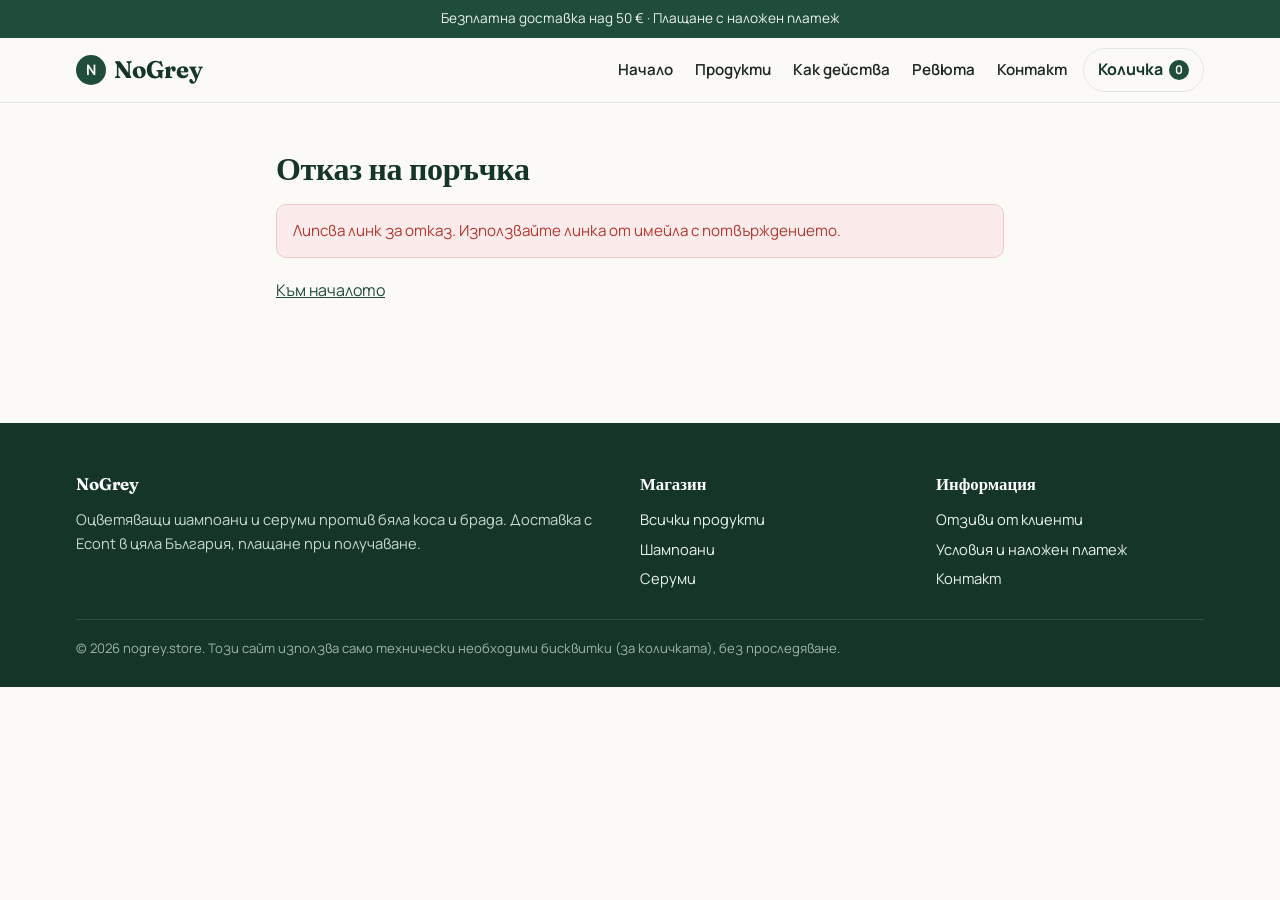
<file: cancel.html>
<!doctype html>
<html lang="bg">
<head>
<meta charset="utf-8">
<meta name="viewport" content="width=device-width, initial-scale=1">
<title>Отказ на поръчка — NoGrey</title>
<meta name="robots" content="noindex">
<link rel="preconnect" href="https://fonts.googleapis.com">
<link rel="preconnect" href="https://fonts.gstatic.com" crossorigin>
<link href="https://fonts.googleapis.com/css2?family=Fraunces:opsz,wght@9..144,500;9..144,600;9..144,700&family=Manrope:wght@400;600;700;800&display=swap" rel="stylesheet">
<link rel="stylesheet" href="assets/style.css">
</head>
<body>
<div id="site-header"></div>
<main class="prose" id="root"><div class="spinner"></div></main>
<div id="site-footer"></div>
<script src="assets/config.js"></script>
<script src="assets/cart.js"></script>
<script>
(async function () {
  await initPage('');
  const root = document.getElementById('root');
  const token = qs('t') || qs('token');
  const fail = msg => { root.innerHTML = `<h1 style="font-size:2rem">Отказ на поръчка</h1><div class="notice error">${esc(msg)}</div><p style="margin-top:20px"><a href="index.html">Към началото</a></p>`; };
  if (!token) return fail('Липсва линк за отказ. Използвайте линка от имейла с потвърждението.');
  try {
    const res = await apiGet({ action: 'getCancelInfo', token });
    if (!res.ok) return fail(res.error || 'Линкът е невалиден.');
    const o = res.order;
    if (o.status !== 'Нова') {
      root.innerHTML = `<h1 style="font-size:2rem">Поръчка ${esc(o.orderId)}</h1><div class="notice">Тази поръчка вече е със статус „${esc(o.status)}“ и не може да бъде отказана онлайн. При въпроси се свържете с нас.</div>`;
      return;
    }
    root.innerHTML = `
      <h1 style="font-size:2rem">Отказ на поръчка ${esc(o.orderId)}</h1>
      <div class="card" style="margin:20px 0">
        <p><strong>Дата:</strong> ${esc(o.date)}</p>
        <p><strong>Продукти:</strong><br>${esc(o.items).replace(/\n/g, '<br>')}</p>
        <p style="margin:0"><strong>Сума:</strong> ${esc(o.total)}</p>
      </div>
      <p>Сигурни ли сте, че искате да откажете поръчката? Действието не може да бъде отменено.</p>
      <button class="btn" id="go" style="background:var(--danger);border-color:var(--danger)">Да, откажи поръчката</button>
      <a class="btn ghost" href="index.html" style="margin-left:8px">Не, запази я</a>
      <div id="st" style="margin-top:16px"></div>`;
    document.getElementById('go').onclick = async ev => {
      ev.target.disabled = true;
      try {
        const r = await apiPost({ action: 'cancelOrder', token });
        if (!r.ok) throw new Error(r.error || 'Неуспешен отказ.');
        root.innerHTML = `<h1 style="font-size:2rem">Поръчката е отказана</h1><div class="notice ok">Поръчка ${esc(o.orderId)} беше отказана успешно. Изпратихме ви потвърждение по имейл.</div><p style="margin-top:20px"><a href="index.html">Към началото</a></p>`;
      } catch (e) {
        document.getElementById('st').innerHTML = `<div class="notice error">${esc(e.message)}</div>`;
        ev.target.disabled = false;
      }
    };
  } catch (e) { fail(e.message); }
})();
</script>
</body>
</html>
</file>
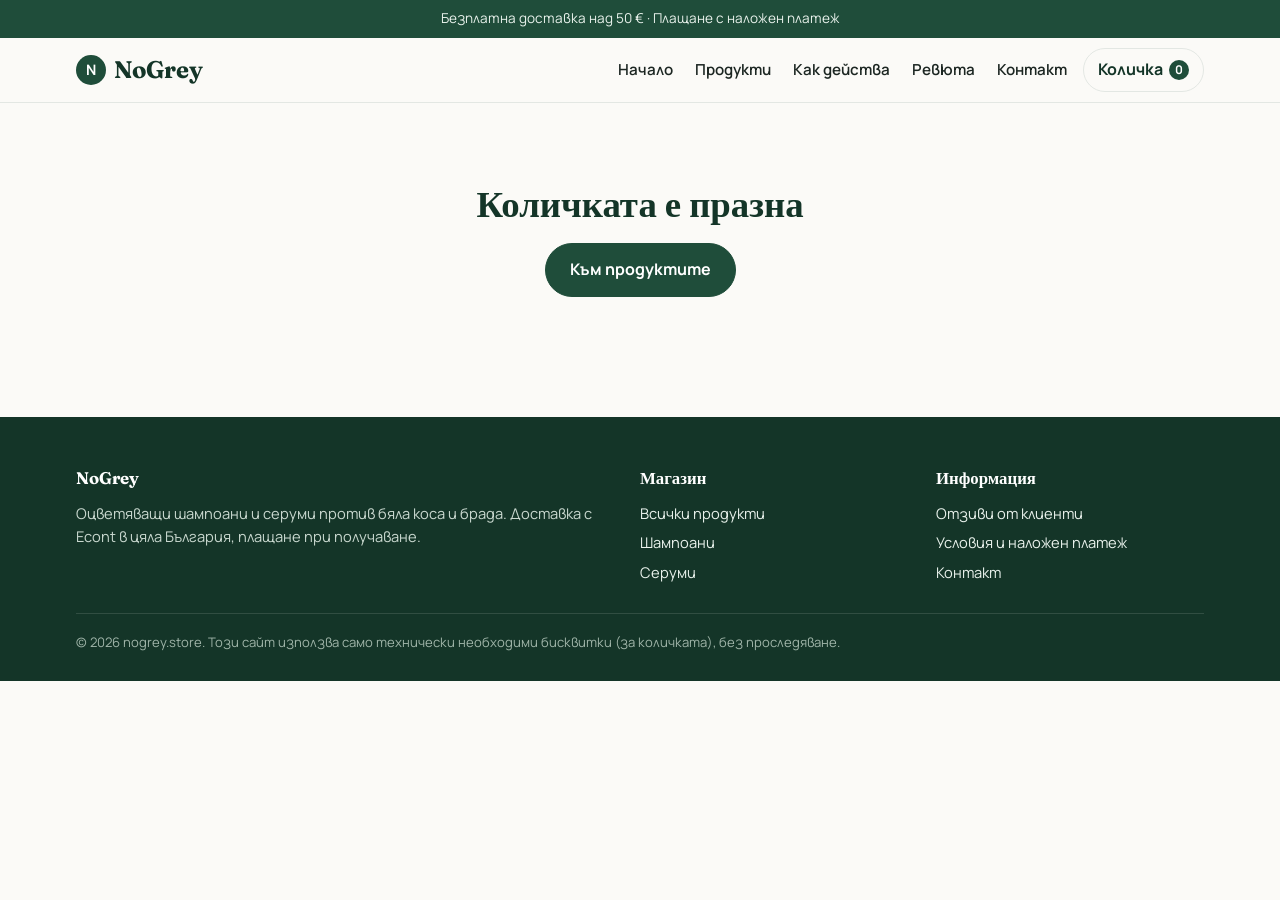
<file: checkout.html>
<!doctype html>
<html lang="bg">
<head>
<meta charset="utf-8">
<meta name="viewport" content="width=device-width, initial-scale=1">
<title>Поръчка — NoGrey</title>
<meta name="robots" content="noindex">
<link rel="preconnect" href="https://fonts.googleapis.com">
<link rel="preconnect" href="https://fonts.gstatic.com" crossorigin>
<link href="https://fonts.googleapis.com/css2?family=Fraunces:opsz,wght@9..144,500;9..144,600;9..144,700&family=Manrope:wght@400;600;700;800&display=swap" rel="stylesheet">
<link rel="stylesheet" href="assets/style.css">
</head>
<body>
<div id="site-header"></div>
<main class="container" id="root"><div class="spinner" style="margin:80px auto"></div></main>
<div id="site-footer"></div>
<script src="assets/config.js"></script>
<script src="assets/cart.js"></script>
<script>
(async function () {
  await initPage('');
  const root = document.getElementById('root');
  let promo = null; // {code, type, percent}

  function totals() {
    const t = cartTotals();
    const pct = promo && promo.type === 'discount' ? Number(promo.percent) || 0 : 0;
    const discEur = Math.round(t.eur * pct) / 100;
    const discBgn = Math.round(t.bgn * pct) / 100;
    return { ...t, pct, discEur, discBgn, finalEur: t.eur - discEur, finalBgn: t.bgn - discBgn };
  }

  function renderSummary() {
    const t = totals();
    document.getElementById('summary-lines').innerHTML = t.lines.map(l => `
      <div class="line-item" style="grid-template-columns:56px 1fr auto">
        ${imgTag(mainImage(l.p), l.p.name)}
        <div><div class="name">${esc(l.p.name)}</div><div class="muted" style="font-size:.85rem">${l.qty} × ${eur(l.p.price)}</div></div>
        <div style="font-weight:700">${eur(l.eur)}</div>
      </div>`).join('');
    document.getElementById('summary-totals').innerHTML = `
      <div><span>Междинна сума</span><span>${eur(t.eur)}</span></div>
      ${t.pct ? `<div style="color:var(--green-2)"><span>Отстъпка ${t.pct}% (${esc(promo.code)})</span><span>−${eur(t.discEur)}</span></div>` : ''}
      ${promo && promo.type === 'gift' ? `<div style="color:var(--green-2)"><span>Подарък (${esc(promo.code)})</span><span>включен</span></div>` : ''}
      <div class="muted" style="font-size:.88rem"><span>Доставка</span><span>${Number(STORE.settings.freeShippingThreshold) > 0 && t.eur >= Number(STORE.settings.freeShippingThreshold) ? 'Безплатна' : 'по тарифа на Econt'}</span></div>
      <div class="grand"><span>Общо</span><span>${eur(t.finalEur)}</span></div>
      <div class="muted" style="text-align:right;font-size:.88rem">${bgn(t.finalBgn)}</div>`;
  }

  if (!cartTotals().lines.length) {
    root.innerHTML = '<div class="empty-state" style="padding:80px 0"><h2>Количката е празна</h2><a class="btn" href="products.html">Към продуктите</a></div>';
    return;
  }

  root.innerHTML = `
    <div class="checkout">
      <form id="order-form" class="card" novalidate>
        <h2 style="font-size:1.6rem">Данни за доставка</h2>
        <div class="row2">
          <div class="field"><label for="f-name">Име и фамилия *</label><input id="f-name" autocomplete="name" required></div>
          <div class="field"><label for="f-phone">Телефон *</label><input id="f-phone" type="tel" autocomplete="tel" placeholder="08XX XXX XXX" required></div>
        </div>
        <div class="field"><label for="f-email">Имейл (по желание)</label><input id="f-email" type="email" autocomplete="email"><small>За потвърждение на поръчката и линк за отказ.</small></div>
        <div class="row2">
          <div class="field"><label for="f-courier">Куриер</label><select id="f-courier"><option value="Econt">Econt</option></select></div>
          <div class="field"><label for="f-city">Град *</label><input id="f-city" autocomplete="address-level2" required></div>
        </div>
        <div class="field"><label for="f-office">Офис на Econt *</label><input id="f-office" placeholder="напр. Econt – София, ж.к. Младост 1" required></div>
        <div class="field"><label for="f-note">Бележка (по желание)</label><textarea id="f-note" rows="2"></textarea></div>
        <div class="field">
          <label for="f-promo">Промо код</label>
          <div class="promo-row"><input id="f-promo" style="text-transform:uppercase"><button type="button" class="btn ghost" id="promo-btn">Приложи</button></div>
          <div id="promo-status" style="margin-top:8px;font-size:.9rem"></div>
        </div>
        <div class="notice" style="margin-bottom:16px"><strong>Плащане:</strong> наложен платеж — плащате в брой на куриера при получаване.</div>
        <label style="display:flex;gap:10px;align-items:flex-start;font-weight:400"><input type="checkbox" id="f-terms" style="width:auto;margin-top:5px"> <span>Съгласен/на съм с <a href="terms.html" target="_blank">условията за ползване и наложения платеж</a>.</span></label>
        <div id="form-status" style="margin:14px 0"></div>
        <button class="btn block" type="submit" id="submit-btn">Потвърди поръчката</button>
      </form>
      <aside class="card summary">
        <h3>Твоята поръчка</h3>
        <div id="summary-lines"></div>
        <div class="totals" id="summary-totals" style="margin-top:14px"></div>
      </aside>
    </div>`;
  renderSummary();

  document.getElementById('promo-btn').onclick = async () => {
    const code = document.getElementById('f-promo').value.trim().toUpperCase();
    const st = document.getElementById('promo-status');
    if (!code) { promo = null; st.textContent = ''; renderSummary(); return; }
    st.textContent = 'Проверка…';
    try {
      const res = await apiGet({ action: 'validatePromo', code });
      if (res.ok && res.valid) {
        promo = { code, type: res.type, percent: res.percent };
        st.innerHTML = res.type === 'gift' ? '<span style="color:var(--green-2)">✓ Кодът е валиден — ще получите подарък към поръчката.</span>' : `<span style="color:var(--green-2)">✓ Отстъпка ${res.percent}% е приложена.</span>`;
      } else {
        promo = null;
        st.innerHTML = `<span style="color:var(--danger)">${esc(res.error || 'Невалиден или вече използван код.')}</span>`;
      }
    } catch (e) { promo = null; st.innerHTML = `<span style="color:var(--danger)">${esc(e.message)}</span>`; }
    renderSummary();
  };

  document.getElementById('order-form').addEventListener('submit', async e => {
    e.preventDefault();
    const st = document.getElementById('form-status');
    const v = id => document.getElementById(id).value.trim();
    const phone = v('f-phone').replace(/[^\d+]/g, '');
    const errs = [];
    if (v('f-name').length < 3) errs.push('Въведете име и фамилия.');
    if (!/^(\+?359|0)8\d{8}$/.test(phone)) errs.push('Въведете валиден български мобилен номер.');
    if (v('f-email') && !/^[^@\s]+@[^@\s]+\.[^@\s]+$/.test(v('f-email'))) errs.push('Имейлът не е валиден.');
    if (!v('f-city')) errs.push('Въведете град.');
    if (!v('f-office')) errs.push('Въведете офис на Econt.');
    if (!document.getElementById('f-terms').checked) errs.push('Трябва да приемете условията.');
    if (errs.length) { st.innerHTML = `<div class="notice error">${errs.join('<br>')}</div>`; return; }

    const btn = document.getElementById('submit-btn');
    btn.disabled = true; btn.textContent = 'Изпращане…'; st.innerHTML = '';
    const t = totals();
    try {
      const res = await apiPost({
        action: 'placeOrder',
        customer: { name: v('f-name'), phone, email: v('f-email'), courier: v('f-courier'), city: v('f-city'), office: v('f-office'), note: v('f-note') },
        items: t.lines.map(l => ({ id: l.p.id, name: l.p.name, qty: l.qty, price: Number(l.p.price), priceBgn: productBgn(l.p) })),
        promoCode: promo ? promo.code : ''
      });
      if (!res.ok) throw new Error(res.error || 'Поръчката не беше изпратена.');
      saveCart([]);
      root.innerHTML = `
        <div class="prose" style="text-align:center">
          <div class="icon-dot" style="margin:0 auto 18px;width:64px;height:64px;font-size:1.6rem">✓</div>
          <h1 style="font-size:2.2rem">Благодарим за поръчката!</h1>
          <p>Номер на поръчката: <strong>${esc(res.orderId)}</strong></p>
          <p class="muted">Ще се свържем с вас по телефона за потвърждение. Пратката ще пристигне в избрания офис на Econt, а плащането е при получаване.${v('f-email') ? ' Изпратихме ви и потвърждение по имейл.' : ''}</p>
          ${res.promoWarning ? `<div class="notice error">${esc(res.promoWarning)}</div>` : ''}
          <a class="btn" href="index.html" style="margin-top:16px">Към началото</a>
        </div>`;
      window.scrollTo(0, 0);
    } catch (err) {
      st.innerHTML = `<div class="notice error">${esc(err.message)}</div>`;
      btn.disabled = false; btn.textContent = 'Потвърди поръчката';
    }
  });
})();
</script>
</body>
</html>
</file>
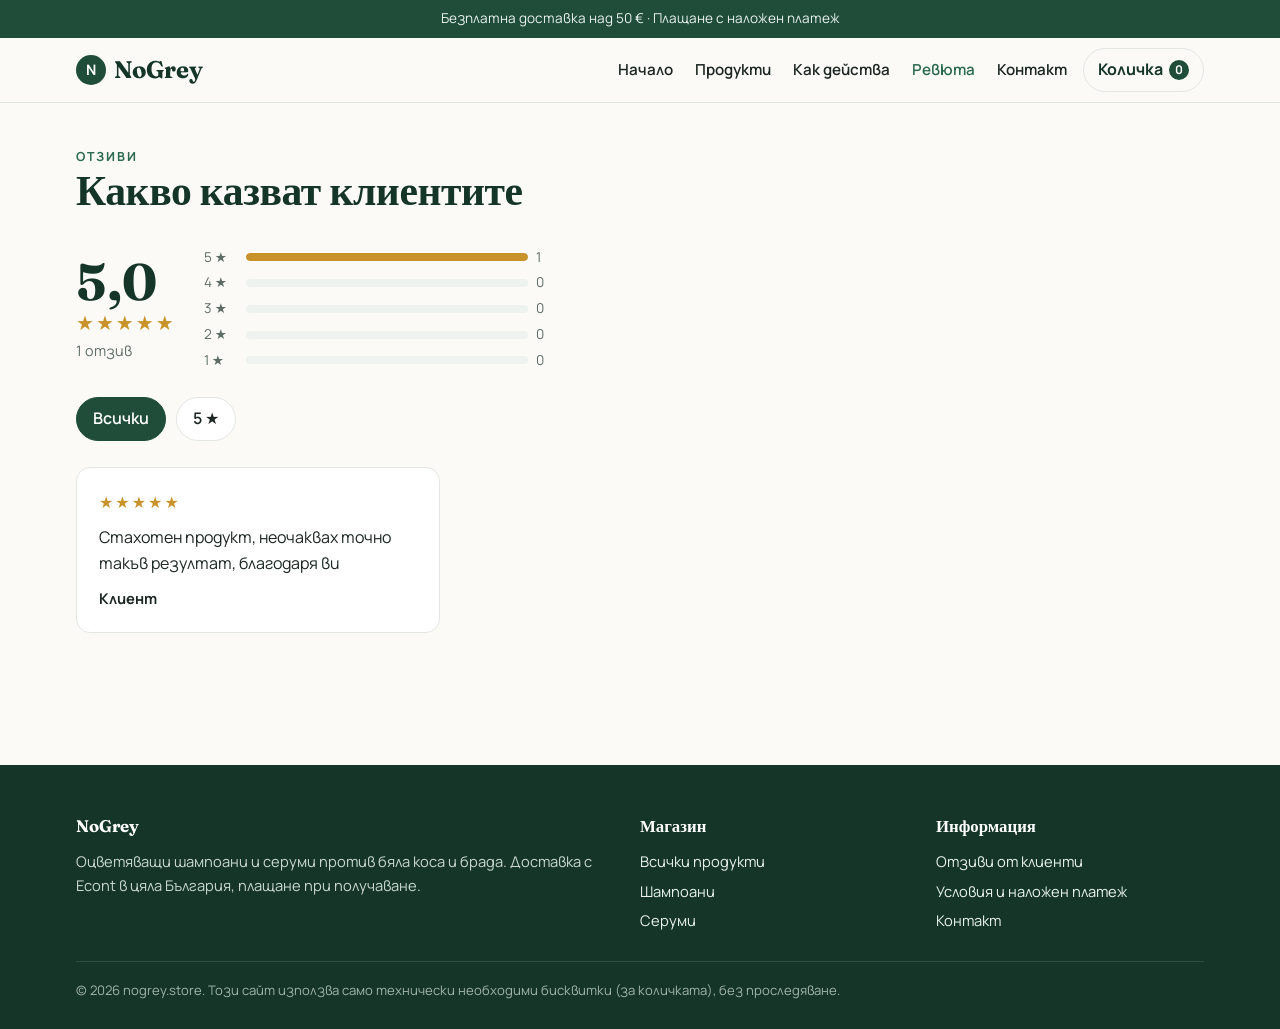
<file: Otzivi.html>
<!doctype html>
<html lang="bg">
<head>
<meta charset="utf-8">
<meta name="viewport" content="width=device-width, initial-scale=1">
<title>Отзиви от клиенти — NoGrey</title>
<meta name="description" content="Мнения и снимки от клиенти, използвали оцветяващите шампоани и серуми NoGrey.">
<link rel="preconnect" href="https://fonts.googleapis.com">
<link rel="preconnect" href="https://fonts.gstatic.com" crossorigin>
<link href="https://fonts.googleapis.com/css2?family=Fraunces:opsz,wght@9..144,500;9..144,600;9..144,700&family=Manrope:wght@400;600;700;800&display=swap" rel="stylesheet">
<link rel="stylesheet" href="assets/style.css">
<style>
  .rv-summary { display: flex; gap: 28px; align-items: center; flex-wrap: wrap; margin-bottom: 26px; }
  .rv-avg { font-family: var(--serif); font-size: 3.2rem; line-height: 1; color: var(--green-ink); font-weight: 700; }
  .rv-avg-stars { font-size: 1.25rem; }
  .rv-bars { flex: 1; min-width: 220px; max-width: 360px; display: grid; gap: 4px; font-size: .85rem; }
  .rv-bar { display: grid; grid-template-columns: 34px 1fr 28px; gap: 8px; align-items: center; color: var(--muted); }
  .rv-bar span.track { height: 8px; background: var(--sage); border-radius: 999px; overflow: hidden; }
  .rv-bar span.fill { display: block; height: 100%; background: #c9932b; border-radius: 999px; }
</style>
</head>
<body>
<div id="site-header"></div>

<section class="section" style="padding-top:44px">
  <div class="container">
    <div class="section-head">
      <div class="eyebrow">Отзиви</div>
      <h1 style="font-size:clamp(1.9rem,4vw,2.6rem)">Какво казват клиентите</h1>
    </div>
    <div id="rv-summary"></div>
    <div class="filters" id="rv-filters" hidden>
      <button class="chip active" data-f="all">Всички</button>
      <button class="chip" data-f="photos">Със снимки</button>
      <button class="chip" data-f="5">5 ★</button>
      <button class="chip" data-f="4">4 ★</button>
      <button class="chip" data-f="low">3 ★ и по-малко</button>
    </div>
    <div class="reviews-grid" id="rv-grid"><div class="spinner" style="grid-column:1/-1"></div></div>
    <div style="text-align:center;margin-top:28px"><button class="btn ghost" id="rv-more" style="display:none">Покажи още</button></div>
  </div>
</section>

<div id="site-footer"></div>
<script src="assets/config.js"></script>
<script src="assets/cart.js"></script>
<script>
(async function () {
  const store = await initPage('reviews');
  const all = await loadAllReviews(store.settings);
  const grid = document.getElementById('rv-grid');
  const PAGE = 12;
  let filter = 'all', shown = PAGE;

  if (!all.length) {
    grid.innerHTML = '<div class="empty-state" style="grid-column:1/-1">Все още няма отзиви. <a href="products.html">Разгледай продуктите</a></div>';
    return;
  }

  // Обобщение: средна оценка + разпределение по звезди
  const avg = all.reduce((a, r) => a + r.rating, 0) / all.length;
  const counts = [5, 4, 3, 2, 1].map(n => all.filter(r => r.rating === n).length);
  document.getElementById('rv-summary').innerHTML = `
    <div class="rv-summary">
      <div>
        <div class="rv-avg">${avg.toFixed(1).replace('.', ',')}</div>
        <div class="stars rv-avg-stars">${starStr(Math.round(avg))}</div>
        <div class="muted" style="font-size:.9rem">${all.length} ${all.length === 1 ? 'отзив' : 'отзива'}</div>
      </div>
      <div class="rv-bars">${[5, 4, 3, 2, 1].map((n, i) => `
        <div class="rv-bar"><span>${n} ★</span><span class="track"><span class="fill" style="width:${Math.round(counts[i] / all.length * 100)}%"></span></span><span>${counts[i]}</span></div>`).join('')}
      </div>
    </div>`;

  const filters = document.getElementById('rv-filters');
  filters.hidden = false;
  if (!all.some(r => (r.photos || []).length)) filters.querySelector('[data-f=photos]').hidden = true;
  filters.querySelectorAll('[data-f="5"],[data-f="4"],[data-f=low]').forEach(b => {
    const n = b.dataset.f;
    if (!all.some(r => n === 'low' ? r.rating <= 3 : r.rating === Number(n))) b.hidden = true;
  });

  function list() {
    if (filter === 'photos') return all.filter(r => (r.photos || []).length);
    if (filter === 'low') return all.filter(r => r.rating <= 3);
    if (filter !== 'all') return all.filter(r => r.rating === Number(filter));
    return all;
  }
  function render() {
    const l = list();
    grid.innerHTML = l.slice(0, shown).map(reviewCard).join('') || '<div class="empty-state" style="grid-column:1/-1">Няма отзиви по този филтър.</div>';
    document.getElementById('rv-more').style.display = l.length > shown ? '' : 'none';
  }
  filters.addEventListener('click', e => {
    const b = e.target.closest('.chip'); if (!b) return;
    filter = b.dataset.f; shown = PAGE;
    filters.querySelectorAll('.chip').forEach(x => x.classList.toggle('active', x === b));
    render();
  });
  document.getElementById('rv-more').onclick = () => { shown += PAGE; render(); };
  render();
})();
</script>
</body>
</html>
</file>
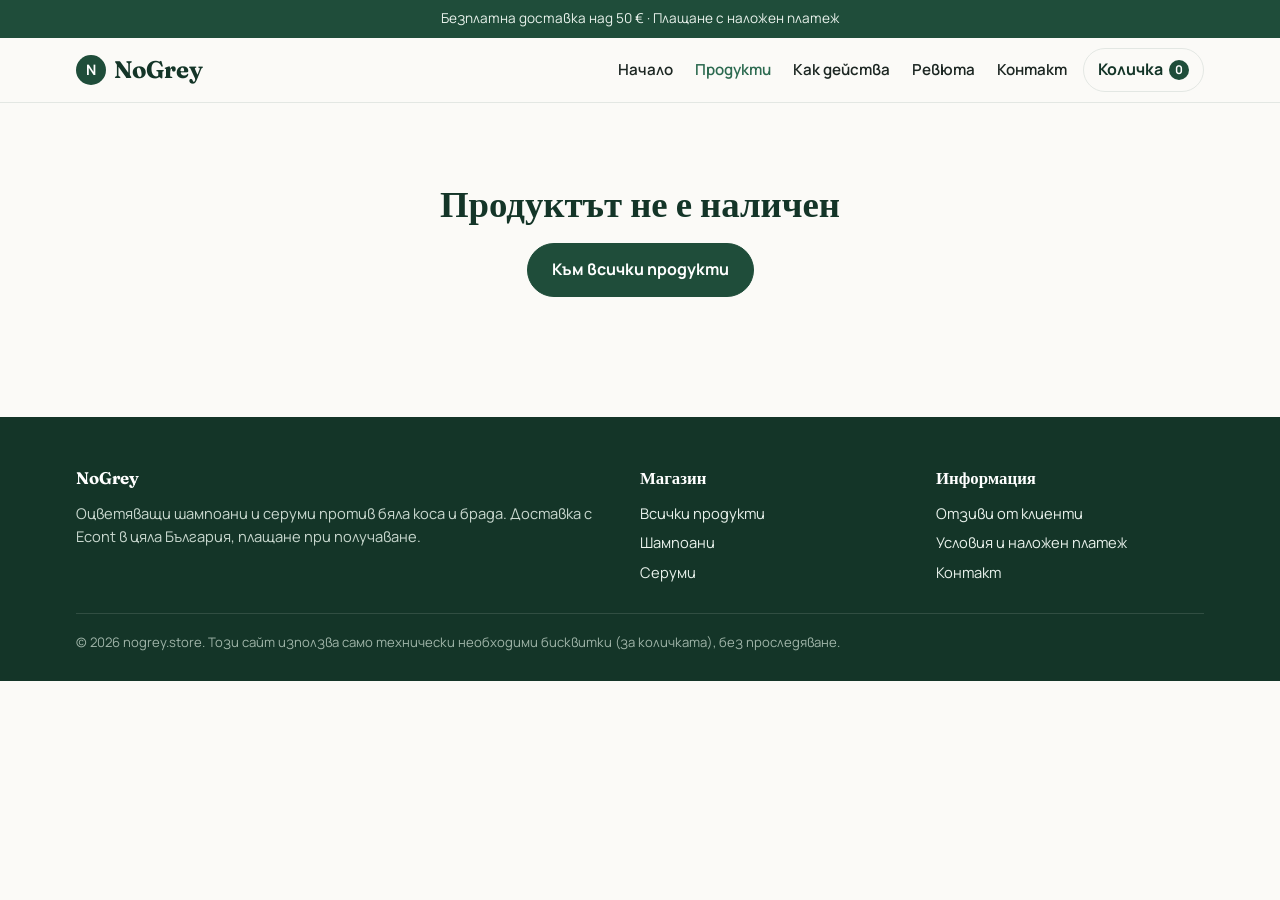
<file: product.html>
<!doctype html>
<html lang="bg">
<head>
<meta charset="utf-8">
<meta name="viewport" content="width=device-width, initial-scale=1">
<title>Продукт — NoGrey</title>
<link rel="preconnect" href="https://fonts.googleapis.com">
<link rel="preconnect" href="https://fonts.gstatic.com" crossorigin>
<link href="https://fonts.googleapis.com/css2?family=Fraunces:opsz,wght@9..144,500;9..144,600;9..144,700&family=Manrope:wght@400;600;700;800&display=swap" rel="stylesheet">
<link rel="stylesheet" href="assets/style.css">
</head>
<body>
<div id="site-header"></div>
<main class="container" id="pdp"><div class="spinner" style="margin:80px auto"></div></main>
<div id="site-footer"></div>
<script src="assets/config.js"></script>
<script src="assets/cart.js"></script>
<script>
(async function () {
  await initPage('products');
  const root = document.getElementById('pdp');
  const p = findProduct(qs('id'));
  if (!p || p.active === false) {
    root.innerHTML = '<div class="empty-state" style="padding:80px 0"><h2>Продуктът не е наличен</h2><a class="btn" href="products.html">Към всички продукти</a></div>';
    return;
  }
  document.title = p.name + ' — ' + (STORE.settings.storeName || 'NoGrey');
  const u = urgencyCount(p.id);
  const sale = Number(p.comparePrice) > Number(p.price);
  const sections = (p.sections || []).filter(s => s && s.title);

  root.innerHTML = `
    <div class="pdp">
      <div>
        <div class="gallery-main"><img id="main-img" src="${esc(mainImage(p))}" alt="${esc(p.name)}" onerror="this.onerror=null;this.src='${PLACEHOLDER_IMG}'"></div>
        <div class="thumbs" id="thumbs"></div>
      </div>
      <div>
        <div style="display:flex;gap:8px;flex-wrap:wrap;margin-bottom:10px">
          ${p.category ? `<span class="eyebrow">${esc(CATEGORY_LABELS[p.category] || p.category)}</span>` : ''}
          ${showNewBadge(p) ? '<span class="badge">Ново</span>' : ''}
        </div>
        <h1 style="font-size:clamp(1.8rem,4vw,2.5rem)">${esc(p.name)}</h1>
        <div class="price">
          <span class="now">${eur(p.price)}</span>
          <span class="bgn">${bgn(productBgn(p))}</span>
          ${sale ? `<span class="old">${eur(p.comparePrice)}${Number(p.comparePriceBgn) > 0 ? ' / ' + bgn(p.comparePriceBgn) : ''}</span><span class="badge sale">−${Math.round((1 - p.price / p.comparePrice) * 100)}%</span>` : ''}
        </div>
        ${u ? `<div class="badge urgent" style="display:inline-block;margin-top:12px;font-size:.88rem">Само ${u} бройки налични</div>` : ''}
        ${(p.previewFeatures || []).length ? `<ul class="trust-list">${p.previewFeatures.map(f => `<li>${esc(f)}</li>`).join('')}</ul>` : ''}
        <div class="buy-row">
          <div class="qty"><button id="q-minus" aria-label="По-малко">−</button><input id="q" value="1" inputmode="numeric" aria-label="Количество"><button id="q-plus" aria-label="Повече">+</button></div>
          <button class="btn" id="add">Добави в количката</button>
        </div>
        <button class="btn ghost block" id="buy-now">Купи сега</button>
        <ul class="trust-list" style="margin-top:22px">
          <li>Плащане с наложен платеж при получаване</li>
          <li>Доставка до офис на Econt в цяла България</li>
        </ul>
        ${sections.length ? `<div class="acc">${sections.map((s, i) => `
          <details ${i === 0 ? 'open' : ''}><summary>${esc(s.title)}</summary>
            <ul>${(s.items || []).map(it => `<li>${esc(it)}</li>`).join('')}</ul>
          </details>`).join('')}</div>` : ''}
      </div>
    </div>`;

  const q = document.getElementById('q');
  const getQ = () => Math.max(1, parseInt(q.value, 10) || 1);
  document.getElementById('q-minus').onclick = () => { q.value = Math.max(1, getQ() - 1); };
  document.getElementById('q-plus').onclick = () => { q.value = getQ() + 1; };
  document.getElementById('add').onclick = () => { addToCart(p.id, getQ()); openCart(); };
  document.getElementById('buy-now').onclick = () => { addToCart(p.id, getQ()); location.href = 'checkout.html'; };

  // Галерия: imageMain + {imagePrefix}.1.jpg … (паралелна проверка)
  const imgs = await buildGallery(p);
  const main = document.getElementById('main-img');
  main.src = imgs[0];
  if (imgs.length > 1) {
    const th = document.getElementById('thumbs');
    th.innerHTML = imgs.map((src, i) => `<button class="${i === 0 ? 'active' : ''}" data-src="${esc(src)}"><img src="${esc(src)}" alt=""></button>`).join('');
    th.addEventListener('click', e => {
      const b = e.target.closest('button'); if (!b) return;
      main.src = b.dataset.src;
      th.querySelectorAll('button').forEach(x => x.classList.toggle('active', x === b));
    });
  }
})();
</script>
</body>
</html>
</file>
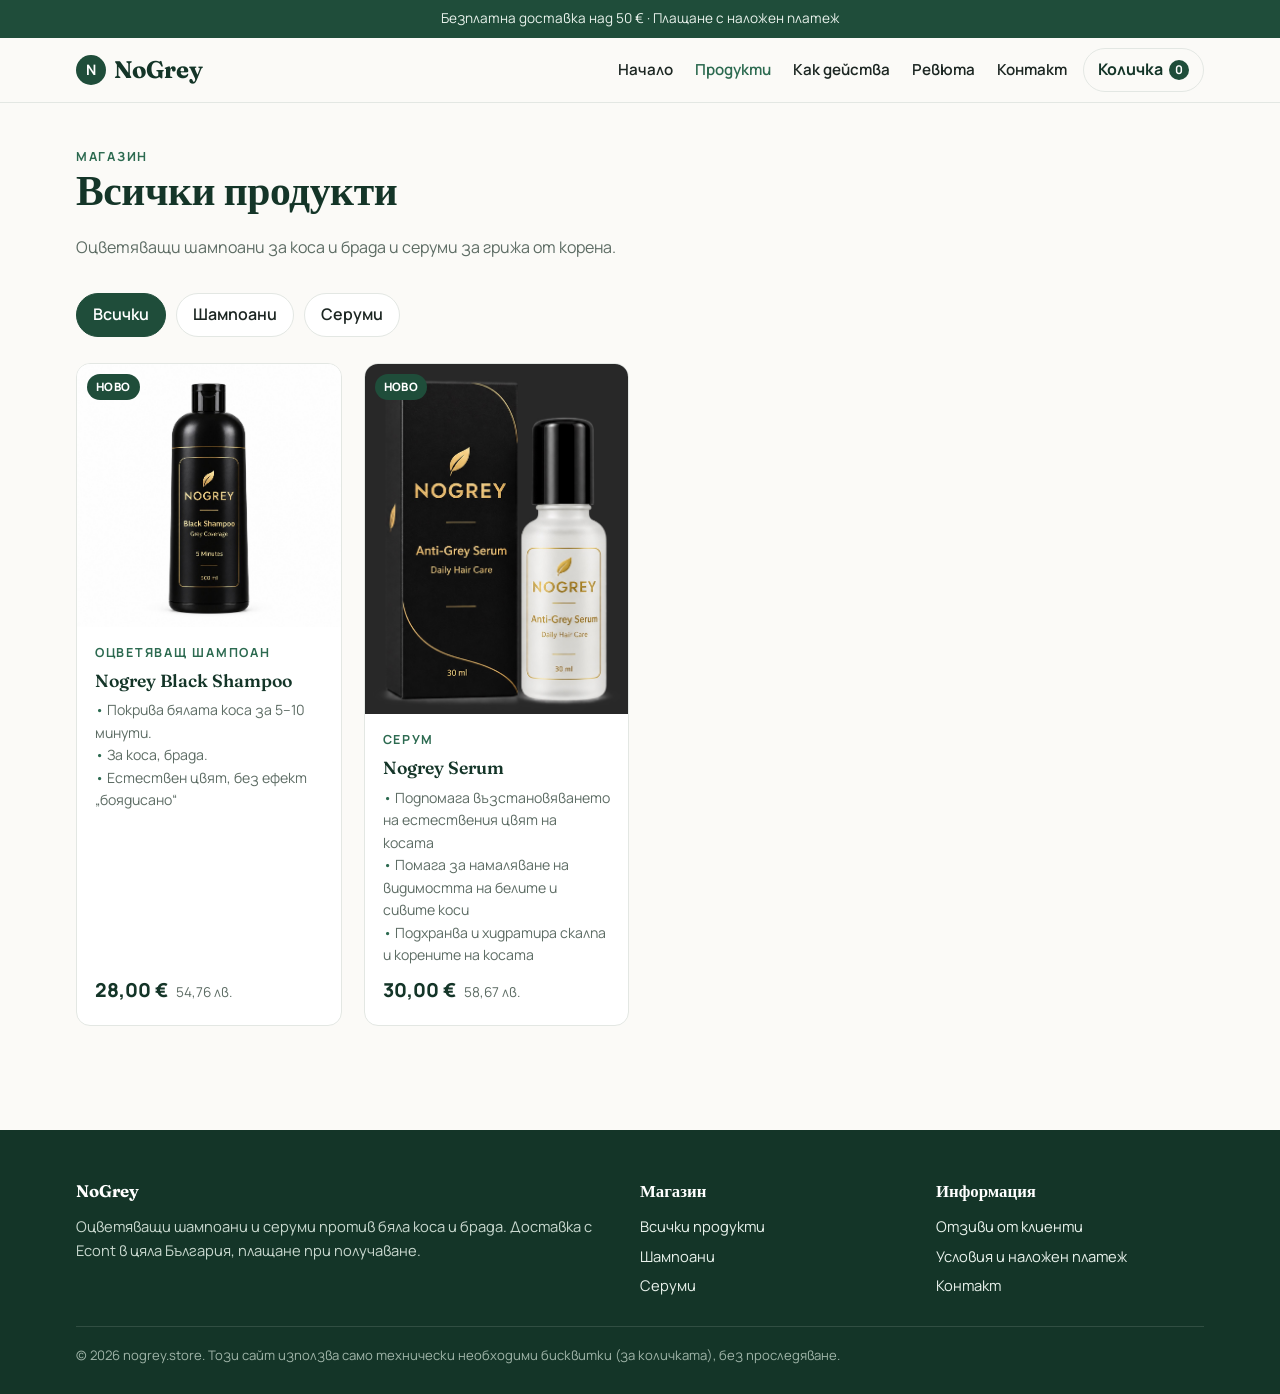
<file: products.html>
<!doctype html>
<html lang="bg">
<head>
<meta charset="utf-8">
<meta name="viewport" content="width=device-width, initial-scale=1">
<title>Продукти — NoGrey</title>
<meta name="description" content="Всички оцветяващи шампоани и серуми против бяла коса и брада на NoGrey.">
<link rel="preconnect" href="https://fonts.googleapis.com">
<link rel="preconnect" href="https://fonts.gstatic.com" crossorigin>
<link href="https://fonts.googleapis.com/css2?family=Fraunces:opsz,wght@9..144,500;9..144,600;9..144,700&family=Manrope:wght@400;600;700;800&display=swap" rel="stylesheet">
<link rel="stylesheet" href="assets/style.css">
</head>
<body>
<div id="site-header"></div>

<section class="section" style="padding-top:44px">
  <div class="container">
    <div class="section-head">
      <div class="eyebrow">Магазин</div>
      <h1 style="font-size:clamp(1.9rem,4vw,2.6rem)">Всички продукти</h1>
      <p class="muted">Оцветяващи шампоани за коса и брада и серуми за грижа от корена.</p>
    </div>
    <div class="filters" id="filters">
      <button class="chip" data-cat="">Всички</button>
      <button class="chip" data-cat="shampoo">Шампоани</button>
      <button class="chip" data-cat="serum">Серуми</button>
      <button class="chip" data-cat="set">Комплекти</button>
    </div>
    <div class="products-grid" id="grid"><div class="spinner"></div></div>
  </div>
</section>

<div id="site-footer"></div>
<script src="assets/config.js"></script>
<script src="assets/cart.js"></script>
<script>
(async function () {
  await initPage('products');
  const all = activeProducts();
  // Показваме само филтрите, за които има продукти
  document.querySelectorAll('#filters .chip').forEach(b => {
    if (b.dataset.cat && !all.some(p => p.category === b.dataset.cat)) b.style.display = 'none';
  });
  let cat = qs('cat') || '';
  function render() {
    document.querySelectorAll('#filters .chip').forEach(b => b.classList.toggle('active', b.dataset.cat === cat));
    const list = all.filter(p => !cat || p.category === cat);
    document.getElementById('grid').innerHTML = list.length
      ? list.map(productCard).join('')
      : '<div class="empty-state" style="grid-column:1/-1">Няма продукти в тази категория.</div>';
  }
  document.getElementById('filters').addEventListener('click', e => {
    const b = e.target.closest('.chip'); if (!b) return;
    cat = b.dataset.cat;
    history.replaceState(null, '', cat ? '?cat=' + cat : 'products.html');
    render();
  });
  render();
})();
</script>
</body>
</html>
</file>
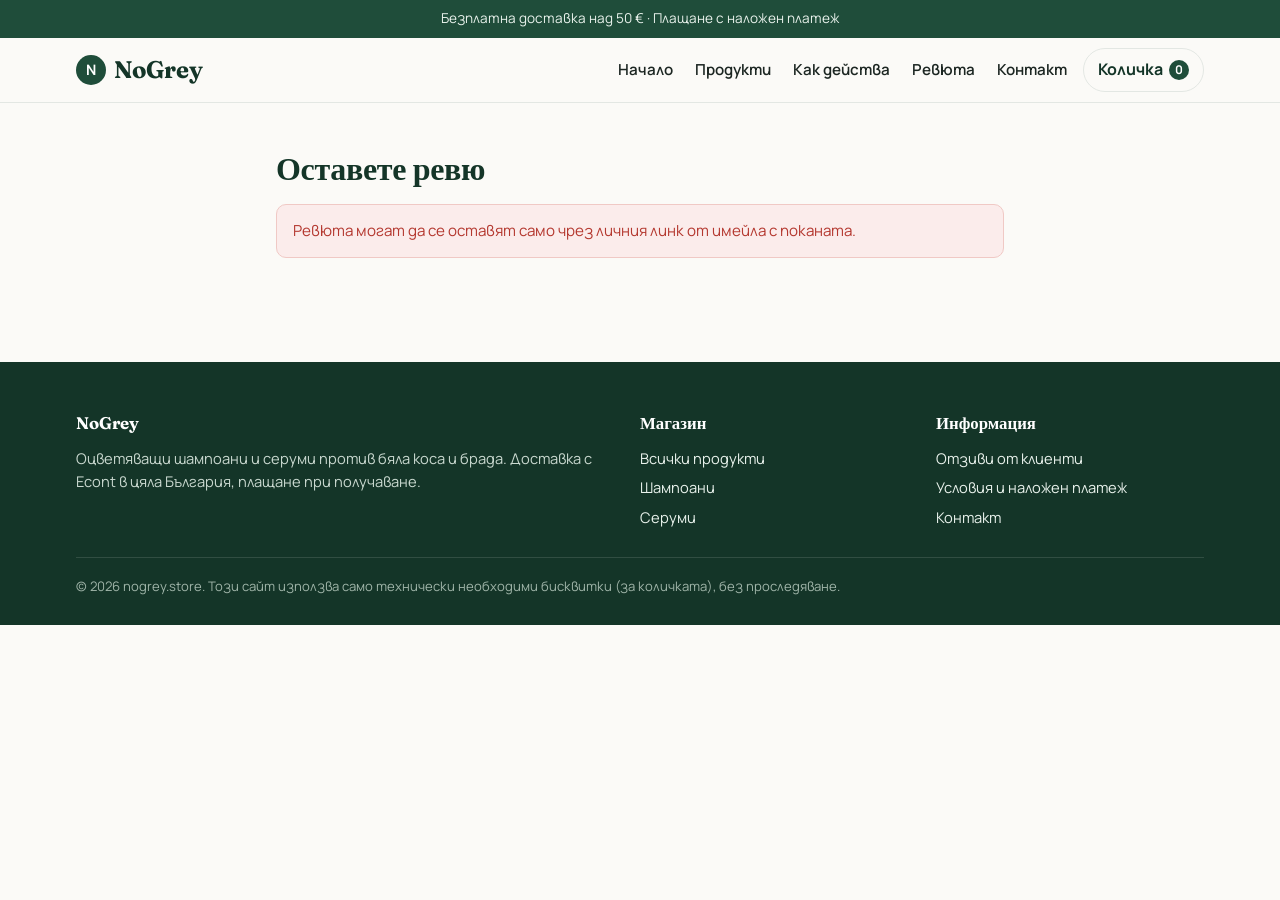
<file: reviews.html>
<!doctype html>
<html lang="bg">
<head>
<meta charset="utf-8">
<meta name="viewport" content="width=device-width, initial-scale=1">
<title>Оставете ревю — NoGrey</title>
<meta name="robots" content="noindex">
<link rel="preconnect" href="https://fonts.googleapis.com">
<link rel="preconnect" href="https://fonts.gstatic.com" crossorigin>
<link href="https://fonts.googleapis.com/css2?family=Fraunces:opsz,wght@9..144,500;9..144,600;9..144,700&family=Manrope:wght@400;600;700;800&display=swap" rel="stylesheet">
<link rel="stylesheet" href="assets/style.css">
</head>
<body>
<div id="site-header"></div>
<main class="prose" id="root"><div class="spinner"></div></main>
<div id="site-footer"></div>
<script src="assets/config.js"></script>
<script src="assets/cart.js"></script>
<script>
(async function () {
  await initPage('');
  const root = document.getElementById('root');
  const token = qs('t') || qs('token');
  const fail = msg => { root.innerHTML = `<h1 style="font-size:2rem">Оставете ревю</h1><div class="notice error">${esc(msg)}</div>`; };
  if (!token) return fail('Ревюта могат да се оставят само чрез личния линк от имейла с поканата.');
  let info;
  try {
    info = await apiGet({ action: 'validateReviewToken', token });
    if (!info.ok) return fail(info.error || 'Линкът е невалиден или вече е използван.');
  } catch (e) { return fail(e.message); }

  let rating = 5;
  root.innerHTML = `
    <div class="eyebrow">Поръчка ${esc(info.orderId)}</div>
    <h1 style="font-size:2.1rem">Как ви се стори продуктът?</h1>
    <p class="muted">Благодарим, ${esc(info.name)}! След като одобрим ревюто ви, ще получите по имейл награда — промо код за отстъпка или подарък за следващата поръчка.</p>
    <form class="card" id="rf" style="margin-top:20px">
      <div class="field"><label>Оценка</label><div class="star-input" id="stars">${[1,2,3,4,5].map(n => `<button type="button" data-n="${n}" aria-label="${n} звезди">★</button>`).join('')}</div></div>
      <div class="field"><label for="r-name">Име, което да се показва</label><input id="r-name" value="${esc((info.name || '').split(' ')[0])}" required></div>
      <div class="field"><label for="r-text">Вашето мнение</label><textarea id="r-text" rows="5" required placeholder="Колко бързо видяхте резултат? Как изглежда цветът?"></textarea></div>
      <div class="field">
        <label>Снимки (по желание, до 3)</label>
        <div class="photo-picker" id="photos"></div>
        <small>Например „преди и след“. Снимките ще се виждат на сайта заедно с ревюто.</small>
      </div>
      <button class="btn block" type="submit">Изпрати ревюто</button>
      <div id="st" style="margin-top:12px"></div>
    </form>`;
  const MAX = 3;
  let photos = []; // [{url, b64}]
  const renderPhotos = () => {
    document.getElementById('photos').innerHTML = photos.map((p, i) =>
      `<div class="ph"><img src="${p.url}" alt=""><button type="button" aria-label="Махни" data-rm="${i}">×</button></div>`).join('')
      + (photos.length < MAX ? `<label class="add">+ Добави снимка<input type="file" accept="image/*" multiple hidden id="ph-input"></label>` : '');
    const inp = document.getElementById('ph-input');
    if (inp) inp.onchange = async () => {
      const files = [...inp.files].slice(0, MAX - photos.length);
      for (const f of files) {
        try { photos.push(await fileToJpeg(f, 1200, 0.8)); }
        catch (err) { document.getElementById('st').innerHTML = `<div class="notice error">${esc(err.message)}</div>`; }
      }
      renderPhotos();
    };
  };
  document.getElementById('photos').addEventListener('click', e => {
    const b = e.target.closest('[data-rm]'); if (!b) return;
    photos.splice(Number(b.dataset.rm), 1); renderPhotos();
  });
  renderPhotos();
  const paint = () => document.querySelectorAll('#stars button').forEach(b => b.classList.toggle('on', Number(b.dataset.n) <= rating));
  paint();
  document.getElementById('stars').onclick = e => { const b = e.target.closest('button'); if (b) { rating = Number(b.dataset.n); paint(); } };
  document.getElementById('rf').addEventListener('submit', async e => {
    e.preventDefault();
    const text = document.getElementById('r-text').value.trim();
    const st = document.getElementById('st');
    if (text.length < 10) { st.innerHTML = '<div class="notice error">Моля, напишете поне няколко думи.</div>'; return; }
    const btn = e.target.querySelector('button[type=submit]'); btn.disabled = true;
    btn.textContent = photos.length ? 'Изпращане на снимките…' : 'Изпращане…';
    try {
      const r = await apiPost({ action: 'submitReview', token, rating, name: document.getElementById('r-name').value.trim(), text, photos: photos.map(p => p.b64) });
      if (!r.ok) throw new Error(r.error || 'Грешка при изпращане.');
      root.innerHTML = '<h1 style="font-size:2rem">Благодарим!</h1><div class="notice ok">Ревюто ви е получено. След одобрение ще ви изпратим наградата по имейл.</div><p style="margin-top:20px"><a href="index.html">Към началото</a></p>';
    } catch (err) { st.innerHTML = `<div class="notice error">${esc(err.message)}</div>`; btn.disabled = false; btn.textContent = 'Изпрати ревюто'; }
  });
})();
</script>
</body>
</html>
</file>
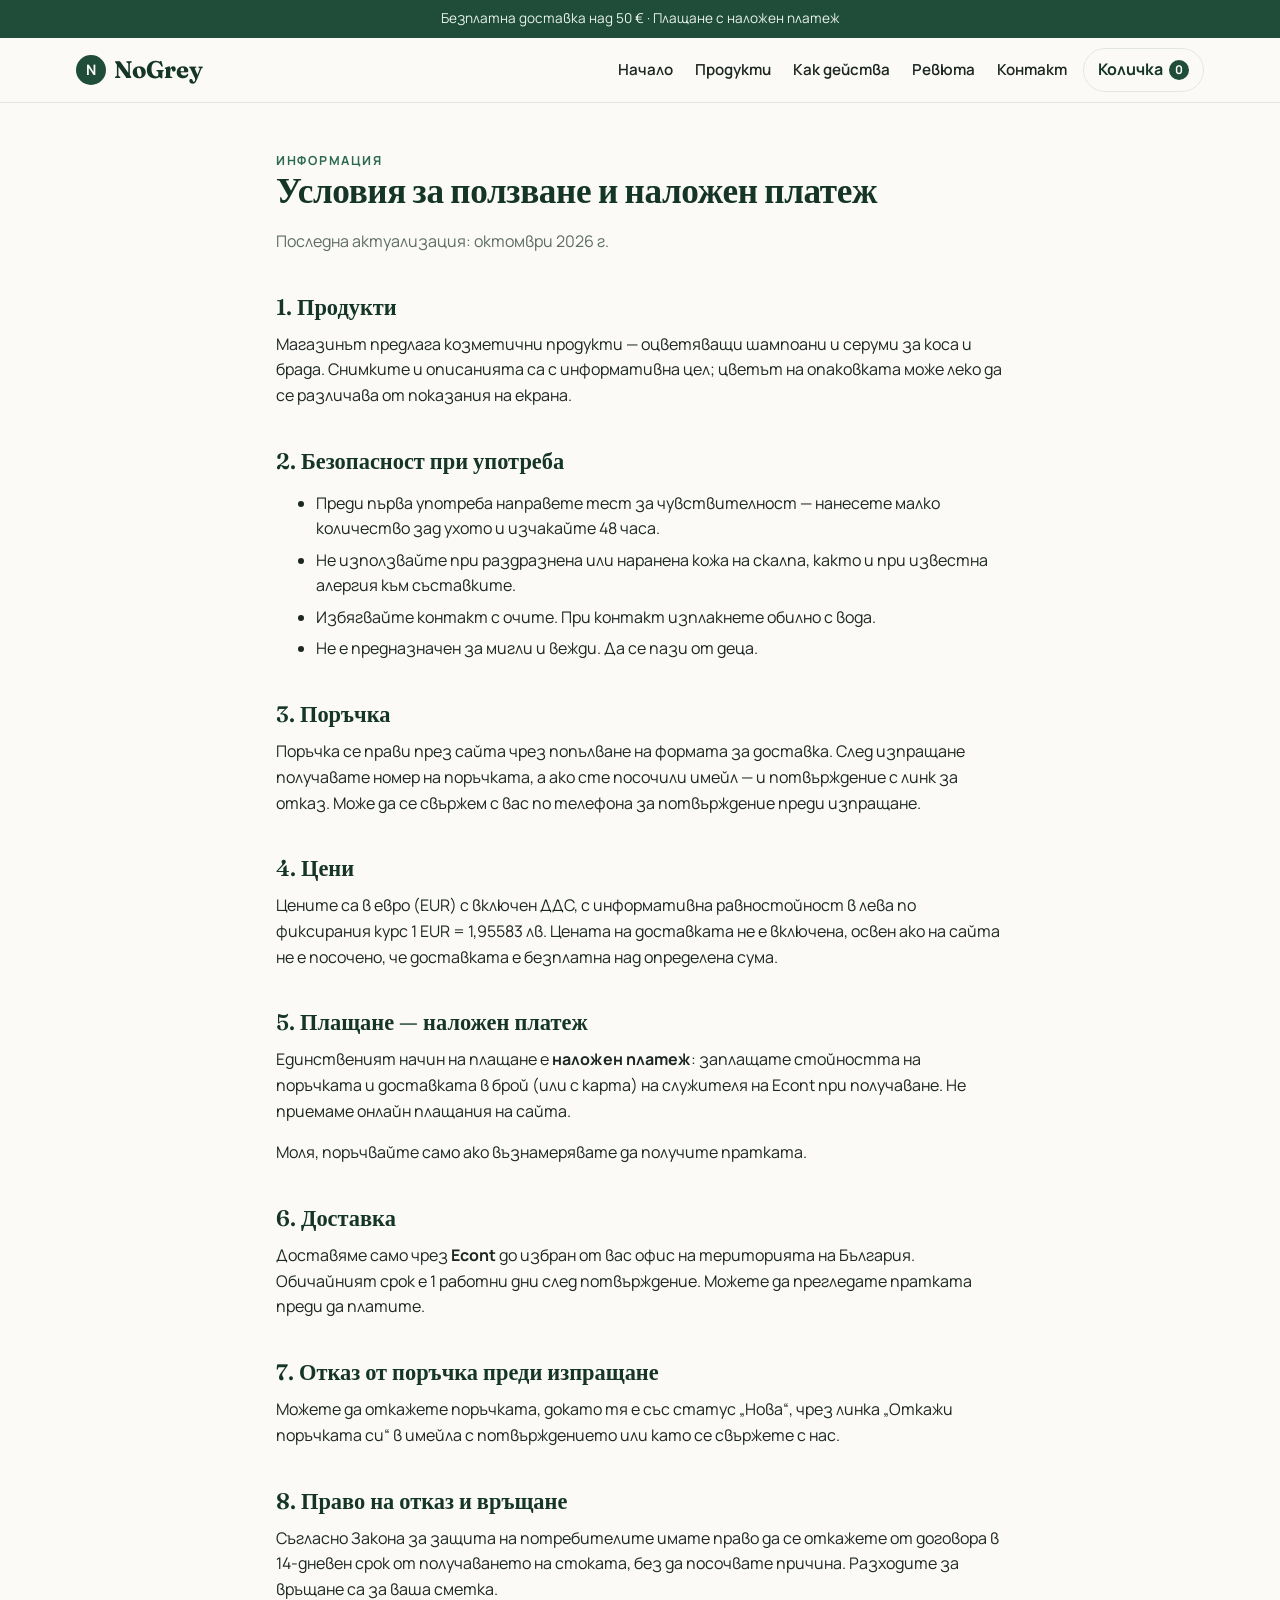
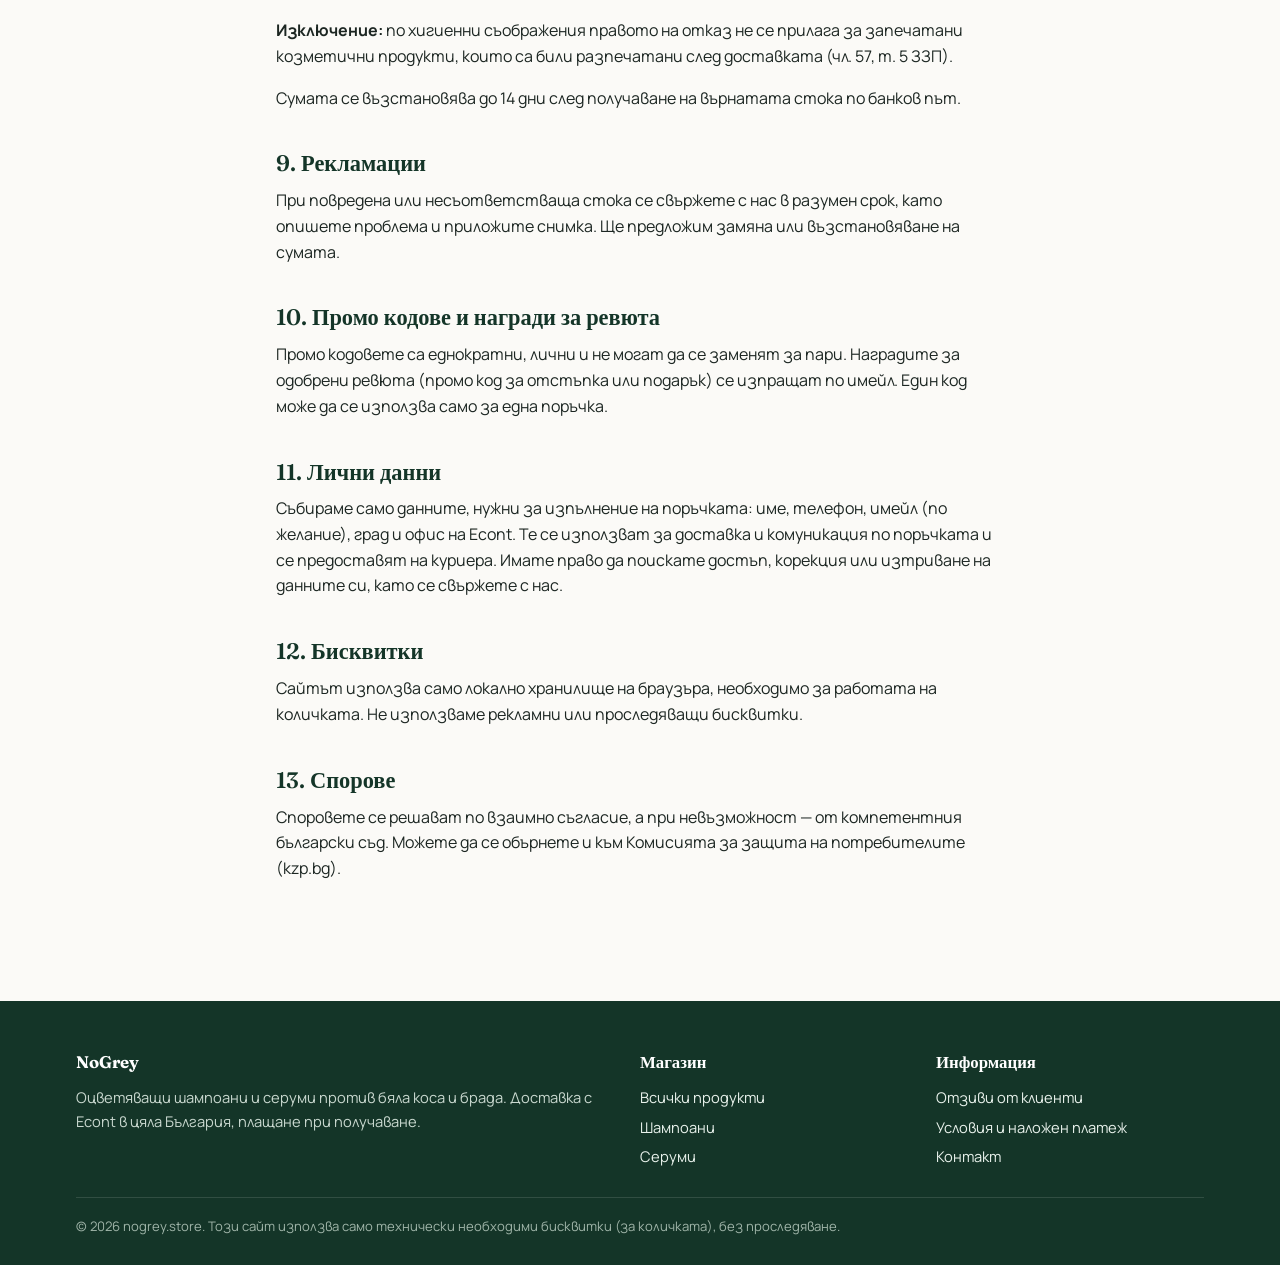
<file: terms.html>
<!doctype html>
<html lang="bg">
<head>
<meta charset="utf-8">
<meta name="viewport" content="width=device-width, initial-scale=1">
<title>Условия за ползване — NoGrey</title>
<link rel="preconnect" href="https://fonts.googleapis.com">
<link rel="preconnect" href="https://fonts.gstatic.com" crossorigin>
<link href="https://fonts.googleapis.com/css2?family=Fraunces:opsz,wght@9..144,500;9..144,600;9..144,700&family=Manrope:wght@400;600;700;800&display=swap" rel="stylesheet">
<link rel="stylesheet" href="assets/style.css">
</head>
<body>
<div id="site-header"></div>
<main class="prose" id="terms">
  <div class="eyebrow">Информация</div>
  <h1 style="font-size:2.2rem">Условия за ползване и наложен платеж</h1>
  <p class="muted">Последна актуализация: октомври 2026 г.</p>

  <h2>1. Търговец</h2>
  <p>Онлайн магазинът <strong>nogrey.store</strong> („NoGrey“) се поддържа от: <strong>[ИМЕ НА ФИРМА / ЕТ]</strong>, ЕИК <strong>[ЕИК]</strong>, седалище и адрес на управление: <strong>[АДРЕС]</strong>, имейл: <strong>[ИМЕЙЛ]</strong>.</p>

  <h2>2. Продукти</h2>
  <p>Магазинът предлага козметични продукти — оцветяващи шампоани и серуми за коса и брада. Снимките и описанията са с информативна цел; цветът на опаковката може леко да се различава от показания на екрана. Резултатът от оцветяването зависи от изходния цвят, процента бяла коса и честотата на употреба.</p>

  <h2>3. Безопасност при употреба</h2>
  <ul>
    <li>Преди първа употреба направете тест за чувствителност — нанесете малко количество зад ухото и изчакайте 48 часа.</li>
    <li>Не използвайте при раздразнена или наранена кожа на скалпа, както и при известна алергия към съставките.</li>
    <li>Избягвайте контакт с очите. При контакт изплакнете обилно с вода.</li>
    <li>Не е предназначен за мигли и вежди. Да се пази от деца.</li>
  </ul>

  <h2>4. Поръчка</h2>
  <p>Поръчка се прави през сайта чрез попълване на формата за доставка. След изпращане получавате номер на поръчката, а ако сте посочили имейл — и потвърждение с линк за отказ. Може да се свържем с вас по телефона за потвърждение преди изпращане.</p>

  <h2>5. Цени</h2>
  <p>Цените са в евро (EUR) с включен ДДС, с информативна равностойност в лева по фиксирания курс 1 EUR = 1,95583 лв. Цената на доставката не е включена, освен ако на сайта не е посочено, че доставката е безплатна над определена сума.</p>

  <h2>6. Плащане — наложен платеж</h2>
  <p>Единственият начин на плащане е <strong>наложен платеж</strong>: заплащате стойността на поръчката и доставката в брой (или с карта, ако офисът на куриера го позволява) на служителя на Econt при получаване. Не приемаме онлайн плащания на сайта.</p>
  <p>Моля, поръчвайте само ако възнамерявате да получите пратката. Неполучените пратки генерират разходи за доставка и връщане.</p>

  <h2>7. Доставка</h2>
  <p>Доставяме само чрез <strong>Econt</strong> до избран от вас офис на територията на България. Обичайният срок е 1–3 работни дни след потвърждение. Можете да прегледате пратката преди да платите.</p>

  <h2>8. Отказ от поръчка преди изпращане</h2>
  <p>Можете да откажете поръчката, докато тя е със статус „Нова“, чрез линка „Откажи поръчката си“ в имейла с потвърждението или като се свържете с нас.</p>

  <h2>9. Право на отказ и връщане</h2>
  <p>Съгласно Закона за защита на потребителите имате право да се откажете от договора в 14-дневен срок от получаването на стоката, без да посочвате причина. Разходите за връщане са за ваша сметка.</p>
  <p><strong>Изключение:</strong> по хигиенни съображения правото на отказ не се прилага за запечатани козметични продукти, които са били разпечатани след доставката (чл. 57, т. 5 ЗЗП).</p>
  <p>Сумата се възстановява до 14 дни след получаване на върнатата стока.</p>

  <h2>10. Рекламации</h2>
  <p>При повредена или несъответстваща стока се свържете с нас в разумен срок, като опишете проблема и приложите снимка. Ще предложим замяна или възстановяване на сумата.</p>

  <h2>11. Промо кодове и награди за ревюта</h2>
  <p>Промо кодовете са еднократни, лични и не могат да се заменят за пари. Наградите за одобрени ревюта (промо код за отстъпка или подарък) се изпращат по имейл. Един код може да се използва само за една поръчка.</p>

  <h2>12. Лични данни</h2>
  <p>Събираме само данните, нужни за изпълнение на поръчката: име, телефон, имейл (по желание), град и офис на Econt. Те се използват за доставка и комуникация по поръчката и се предоставят на куриера. Имате право да поискате достъп, корекция или изтриване на данните си, като се свържете с нас.</p>

  <h2>13. Бисквитки</h2>
  <p>Сайтът използва само локално хранилище на браузъра, необходимо за работата на количката. Не използваме рекламни или проследяващи бисквитки.</p>

  <h2>14. Спорове</h2>
  <p>Споровете се решават по взаимно съгласие, а при невъзможност — от компетентния български съд. Можете да се обърнете и към Комисията за защита на потребителите (kzp.bg).</p>
</main>
<div id="site-footer"></div>
<script src="assets/config.js"></script>
<script src="assets/cart.js"></script>
<script src="assets/terms-default.js"></script>
<script>
(async function () {
  const store = await initPage('');
  const s = store.settings, t = getTerms(s);
  // „Търговец“ е т. 1 (ако е включен), после точките от Админ → Настройки → Условия
  const showSeller = !(s.seller && s.seller.enabled === false);
  const sections = (showSeller ? [{ title: 'Търговец', html: sellerHtml(s) }] : []).concat(t.sections.map(x => ({ title: x.title, html: termsBodyHtml(x.body) })));
  document.getElementById('terms').innerHTML = `
    <div class="eyebrow">Информация</div>
    <h1 style="font-size:2.2rem">${esc(t.title || 'Условия за ползване')}</h1>
    ${t.updated ? `<p class="muted">Последна актуализация: ${esc(t.updated)}</p>` : ''}
    ${sections.map((x, i) => `<h2>${i + 1}. ${esc(x.title)}</h2>${x.html}`).join('')}`;
  if (t.title) document.title = t.title + ' — ' + (s.storeName || 'NoGrey');
})();
</script>
</body>
</html>
</file>
<file: assets/style.css>
/* NoGrey — чист „аптечен“ стил: бяло + тъмнозелено */
:root {
  --bg: #fbfaf7;
  --surface: #ffffff;
  --sage: #eef3ef;
  --sage-2: #dfe9e2;
  --green: #1f4d3a;
  --green-2: #2c6a50;
  --green-ink: #143528;
  --text: #1c2622;
  --muted: #5d6c64;
  --line: #e3e7e3;
  --danger: #b4382f;
  --warn: #b7791f;
  --radius: 14px;
  --shadow: 0 1px 2px rgba(20, 53, 40, .06), 0 8px 24px rgba(20, 53, 40, .06);
  --serif: "Fraunces", Georgia, serif;
  --sans: "Manrope", system-ui, -apple-system, Segoe UI, Roboto, sans-serif;
}

* { box-sizing: border-box; }
html { -webkit-text-size-adjust: 100%; }
body {
  margin: 0; background: var(--bg); color: var(--text);
  font-family: var(--sans); font-size: 16px; line-height: 1.6;
}
img { max-width: 100%; display: block; }
a { color: var(--green); }
h1, h2, h3 { font-family: var(--serif); font-weight: 600; line-height: 1.15; color: var(--green-ink); margin: 0 0 .5em; }
h1 { font-size: clamp(2rem, 5vw, 3.4rem); letter-spacing: -.01em; }
h2 { font-size: clamp(1.6rem, 3.5vw, 2.3rem); }
h3 { font-size: 1.2rem; }
p { margin: 0 0 1em; }
.container { width: 100%; max-width: 1160px; margin: 0 auto; padding: 0 16px; }
.muted { color: var(--muted); }
.eyebrow { font-size: .78rem; letter-spacing: .14em; text-transform: uppercase; color: var(--green-2); font-weight: 700; }
.section { padding: 64px 0; }
/* при скок към #how, #contact и т.н. заглавието да не остава под залепеното меню */
section[id] { scroll-margin-top: 64px; }
.section-head { max-width: 640px; margin-bottom: 32px; }
.center { text-align: center; margin-left: auto; margin-right: auto; }

/* Announcement + header */
.announce { background: var(--green); color: #e9f2ec; text-align: center; font-size: .85rem; padding: 8px 16px; }
.announce:empty { display: none; }
.site-header { position: sticky; top: 0; z-index: 40; background: rgba(251, 250, 247, .94); backdrop-filter: blur(8px); border-bottom: 1px solid var(--line); }
.site-header .container { display: flex; align-items: center; gap: 16px; height: 64px; }
.logo { font-family: var(--serif); font-size: 1.5rem; font-weight: 700; color: var(--green-ink); text-decoration: none; display: flex; align-items: center; gap: 8px; }
.logo-mark { width: 30px; height: 30px; border-radius: 50%; background: var(--green); color: #fff; display: grid; place-items: center; font-size: .9rem; font-family: var(--sans); }
.nav { display: flex; gap: 22px; margin-left: auto; }
.nav a { color: var(--text); text-decoration: none; font-weight: 600; font-size: .95rem; }
.nav a:hover, .nav a.active { color: var(--green-2); }
.cart-btn { position: relative; background: none; border: 1px solid var(--line); border-radius: 999px; padding: 8px 14px; font: inherit; font-weight: 700; color: var(--green-ink); cursor: pointer; display: flex; gap: 6px; align-items: center; }
.cart-count { background: var(--green); color: #fff; border-radius: 999px; font-size: .75rem; min-width: 20px; height: 20px; display: inline-grid; place-items: center; padding: 0 6px; }
.menu-toggle { display: none; background: none; border: 0; font-size: 1.5rem; cursor: pointer; color: var(--green-ink); }
@media (max-width: 760px) {
  .nav { display: none; position: absolute; top: 64px; left: 0; right: 0; background: var(--surface); flex-direction: column; gap: 0; border-bottom: 1px solid var(--line); }
  .nav.open { display: flex; }
  .nav a { padding: 14px 16px; border-top: 1px solid var(--line); }
  .menu-toggle { display: block; margin-left: auto; }
}

/* Buttons + forms */
.btn { display: inline-flex; align-items: center; justify-content: center; gap: 8px; border: 1px solid var(--green); background: var(--green); color: #fff; padding: 13px 24px; border-radius: 999px; font: inherit; font-weight: 700; text-decoration: none; cursor: pointer; transition: background .15s; }
.btn:hover { background: var(--green-2); }
.btn.ghost { background: transparent; color: var(--green); }
.btn.ghost:hover { background: var(--sage); }
.btn.block { width: 100%; }
.btn:disabled { opacity: .55; cursor: not-allowed; }
label { display: block; font-weight: 600; font-size: .9rem; margin-bottom: 6px; }
input, select, textarea { width: 100%; font: inherit; padding: 12px 14px; border: 1px solid var(--line); border-radius: 10px; background: var(--surface); color: var(--text); }
input:focus, select:focus, textarea:focus { outline: 2px solid var(--sage-2); border-color: var(--green-2); }
.field { margin-bottom: 16px; }
.field small { color: var(--muted); font-size: .82rem; }
.field > small { display: block; margin-top: 4px; }
.row2 { display: grid; grid-template-columns: 1fr 1fr; gap: 14px; }
@media (max-width: 560px) { .row2 { grid-template-columns: 1fr; } }
.notice { padding: 14px 16px; border-radius: 10px; background: var(--sage); border: 1px solid var(--sage-2); font-size: .95rem; }
.notice.error { background: #fbeceb; border-color: #f0c9c5; color: var(--danger); }
.notice.ok { background: #e7f3ec; border-color: #c6e2d1; color: var(--green-ink); }

/* Hero */
.hero { position: relative; background: linear-gradient(160deg, #f3f7f4 0%, #e3ede6 55%, #d4e3d9 100%); background-size: cover; background-position: center; overflow: hidden; }
.hero .container { display: grid; grid-template-columns: 1.1fr .9fr; gap: 40px; align-items: center; min-height: 560px; padding-top: 48px; padding-bottom: 48px; }
.hero p.lead { font-size: 1.15rem; color: var(--muted); max-width: 520px; }
.hero-cta { display: flex; gap: 12px; flex-wrap: wrap; margin-top: 24px; }
.hero-trust { display: flex; gap: 18px; flex-wrap: wrap; margin-top: 28px; font-size: .9rem; color: var(--muted); }
.hero-trust span::before { content: "✓ "; color: var(--green-2); font-weight: 800; }
.hero-visual { aspect-ratio: 1; border-radius: 50%; background: radial-gradient(circle at 35% 35%, #ffffff 0%, #eef3ef 45%, #cfe0d5 100%); display: grid; place-items: center; box-shadow: inset 0 0 0 1px var(--sage-2); }
.hero-visual .bottle { width: 34%; height: 62%; background: var(--green); border-radius: 22px 22px 16px 16px; position: relative; box-shadow: var(--shadow); }
.hero-visual .bottle::before { content: ""; position: absolute; top: -14%; left: 30%; width: 40%; height: 16%; background: var(--green-ink); border-radius: 6px 6px 0 0; }
.hero-visual .bottle::after { content: "NoGrey"; position: absolute; left: 10%; right: 10%; top: 36%; background: #fbfaf7; color: var(--green-ink); text-align: center; padding: 14% 0; font-family: var(--serif); font-weight: 700; border-radius: 6px; font-size: clamp(.8rem, 1.6vw, 1.1rem); }
/* hero с фон снимка от админа */
.hero.has-bg { background-size: cover; background-position: center; }
.hero.has-bg h1, .hero.has-bg p.lead, .hero.has-bg .hero-trust, .hero.has-bg .eyebrow { color: #fff; }
.hero.has-bg .hero-trust span::before { color: #bfe3cc; }
.hero.has-bg .hero-visual { display: none; }
.hero.has-bg .container { grid-template-columns: 1fr; }
.hero.has-bg .btn.ghost { color: #fff; border-color: #fff; }
.hero.has-bg .btn.ghost:hover { background: rgba(255,255,255,.12); }
@media (max-width: 860px) {
  .hero .container { grid-template-columns: 1fr; min-height: 0; padding-top: 40px; padding-bottom: 40px; }
  .hero-visual { max-width: 280px; margin: 0 auto; }
  .hero.has-bg .container { min-height: 70vh; align-content: end; }
}

/* Benefits / steps */
.grid-3 { display: grid; grid-template-columns: repeat(3, 1fr); gap: 20px; }
.grid-4 { display: grid; grid-template-columns: repeat(4, 1fr); gap: 20px; }
@media (max-width: 900px) { .grid-4 { grid-template-columns: repeat(2, 1fr); } }
@media (max-width: 760px) { .grid-3 { grid-template-columns: 1fr; } }
@media (max-width: 480px) { .grid-4 { grid-template-columns: 1fr; } }
.card { background: var(--surface); border: 1px solid var(--line); border-radius: var(--radius); padding: 24px; }
.icon-dot { width: 44px; height: 44px; border-radius: 50%; background: var(--sage); color: var(--green); display: grid; place-items: center; font-weight: 800; margin-bottom: 14px; font-size: 1.1rem; }
.step-num { font-family: var(--serif); font-size: 2.2rem; color: var(--green-2); line-height: 1; margin-bottom: 8px; }
.band { background: var(--sage); }

/* Product grid */
.products-grid { display: grid; grid-template-columns: repeat(auto-fill, minmax(240px, 1fr)); gap: 22px; }
.p-card { background: var(--surface); border: 1px solid var(--line); border-radius: var(--radius); overflow: hidden; display: flex; flex-direction: column; text-decoration: none; color: inherit; transition: box-shadow .2s, transform .2s; }
.p-card:hover { box-shadow: var(--shadow); transform: translateY(-2px); }
.p-img { position: relative; aspect-ratio: 1; background: var(--sage); }
.p-img img { width: 100%; height: 100%; object-fit: cover; }
.p-body { padding: 16px 18px 20px; display: flex; flex-direction: column; gap: 8px; flex: 1; }
.p-body h3 { margin: 0; font-size: 1.1rem; }
.p-feats { list-style: none; padding: 0; margin: 0; font-size: .88rem; color: var(--muted); }
.p-feats li::before { content: "• "; color: var(--green-2); }
.badges { position: absolute; top: 10px; left: 10px; display: flex; flex-direction: column; gap: 6px; align-items: flex-start; }
.badge { font-size: .72rem; font-weight: 800; letter-spacing: .04em; text-transform: uppercase; padding: 4px 9px; border-radius: 999px; background: var(--green); color: #fff; }
.badge.sale { background: var(--danger); }
.badge.urgent { background: #fff4e0; color: var(--warn); border: 1px solid #f2d8a7; text-transform: none; letter-spacing: 0; }
.badge.out { background: #6b7280; }
.price { display: flex; align-items: baseline; gap: 8px; flex-wrap: wrap; margin-top: auto; }
.price .now { font-weight: 800; font-size: 1.2rem; color: var(--green-ink); }
.price .bgn { font-size: .85rem; color: var(--muted); }
.price .old { text-decoration: line-through; color: var(--muted); font-size: .9rem; }
.filters { display: flex; gap: 10px; flex-wrap: wrap; margin-bottom: 26px; }
.chip { border: 1px solid var(--line); background: var(--surface); border-radius: 999px; padding: 8px 16px; font: inherit; font-weight: 600; cursor: pointer; color: var(--text); }
.chip.active { background: var(--green); border-color: var(--green); color: #fff; }
.empty-state { text-align: center; padding: 48px 16px; color: var(--muted); }

/* Product page */
.pdp { display: grid; grid-template-columns: 1fr 1fr; gap: 44px; padding: 40px 0 64px; }
@media (max-width: 860px) { .pdp { grid-template-columns: 1fr; gap: 24px; padding-top: 20px; } }
.gallery-main { aspect-ratio: 1; background: var(--sage); border-radius: var(--radius); overflow: hidden; }
.gallery-main img { width: 100%; height: 100%; object-fit: cover; }
.thumbs { display: flex; gap: 10px; margin-top: 12px; overflow-x: auto; padding-bottom: 4px; }
.thumbs button { flex: 0 0 72px; height: 72px; border: 2px solid transparent; border-radius: 10px; overflow: hidden; padding: 0; background: var(--sage); cursor: pointer; }
.thumbs button.active { border-color: var(--green); }
.thumbs img { width: 100%; height: 100%; object-fit: cover; }
.pdp .price .now { font-size: 1.8rem; }
.qty { display: inline-flex; border: 1px solid var(--line); border-radius: 999px; overflow: hidden; background: var(--surface); }
.qty button { width: 42px; border: 0; background: none; font-size: 1.2rem; cursor: pointer; color: var(--green-ink); }
.qty input { width: 48px; text-align: center; border: 0; padding: 10px 0; border-radius: 0; }
.buy-row { display: flex; gap: 12px; margin: 22px 0; flex-wrap: wrap; }
.buy-row .btn { flex: 1; min-width: 200px; }
.acc { border-top: 1px solid var(--line); }
.acc details { border-bottom: 1px solid var(--line); padding: 4px 0; }
.acc summary { cursor: pointer; font-weight: 700; padding: 12px 0; list-style: none; display: flex; justify-content: space-between; }
.acc summary::after { content: "+"; color: var(--green-2); font-size: 1.2rem; }
.acc details[open] summary::after { content: "–"; }
.acc ul { margin: 0 0 14px; padding-left: 20px; color: var(--muted); }
.trust-list { list-style: none; padding: 0; margin: 18px 0; display: grid; gap: 8px; font-size: .92rem; }
.trust-list li::before { content: "✓ "; color: var(--green-2); font-weight: 800; }

/* Reviews */
.reviews-grid { display: grid; grid-template-columns: repeat(auto-fill, minmax(280px, 1fr)); gap: 18px; }
.review { background: var(--surface); border: 1px solid var(--line); border-radius: var(--radius); padding: 22px; }
.stars { color: #c9932b; letter-spacing: 2px; }
.review .who { font-weight: 700; margin-top: 10px; font-size: .92rem; }
.review .meta { color: var(--muted); font-size: .82rem; }
.review-photos { display: flex; gap: 8px; margin-top: 12px; flex-wrap: wrap; }
.review-photos button { width: 76px; height: 76px; padding: 0; border: 1px solid var(--line); border-radius: 10px; overflow: hidden; background: var(--sage); cursor: zoom-in; }
.review-photos img { width: 100%; height: 100%; object-fit: cover; }
.lightbox { position: fixed; inset: 0; background: rgba(10, 20, 15, .9); z-index: 100; display: none; align-items: center; justify-content: center; padding: 16px; cursor: zoom-out; }
.lightbox.open { display: flex; }
.lightbox img { max-width: 100%; max-height: 100%; border-radius: 8px; object-fit: contain; }
.lb-close { position: absolute; top: 12px; right: 16px; background: none; border: 0; color: #fff; font-size: 2.2rem; cursor: pointer; line-height: 1; }
.photo-picker { display: flex; gap: 10px; flex-wrap: wrap; }
.photo-picker .ph { position: relative; width: 86px; height: 86px; border-radius: 10px; overflow: hidden; background: var(--sage); border: 1px solid var(--line); }
.photo-picker .ph img { width: 100%; height: 100%; object-fit: cover; }
.photo-picker .ph button { position: absolute; top: 4px; right: 4px; width: 24px; height: 24px; border-radius: 50%; border: 0; background: rgba(20,53,40,.85); color: #fff; cursor: pointer; line-height: 1; font-size: 1rem; }
.photo-picker .add { width: 86px; height: 86px; border-radius: 10px; border: 2px dashed var(--sage-2); display: grid; place-items: center; text-align: center; color: var(--green); font-weight: 700; font-size: .78rem; cursor: pointer; margin: 0; padding: 6px; }
.photo-picker .add:hover { background: var(--sage); }
.star-input { display: flex; gap: 6px; font-size: 2rem; }
.star-input button { background: none; border: 0; cursor: pointer; color: #d9d9d4; padding: 0; line-height: 1; }
.star-input button.on { color: #c9932b; }

/* FAQ */
.faq { max-width: 760px; margin: 0 auto; }

/* Cart drawer */
.drawer-backdrop { position: fixed; inset: 0; background: rgba(15, 30, 22, .4); opacity: 0; pointer-events: none; transition: opacity .2s; z-index: 60; }
.drawer { position: fixed; top: 0; right: 0; bottom: 0; width: min(420px, 100%); background: var(--surface); z-index: 61; transform: translateX(100%); transition: transform .25s; display: flex; flex-direction: column; }
body.cart-open .drawer { transform: none; }
body.cart-open .drawer-backdrop { opacity: 1; pointer-events: auto; }
.drawer-head { display: flex; justify-content: space-between; align-items: center; padding: 18px 20px; border-bottom: 1px solid var(--line); }
.drawer-head button { background: none; border: 0; font-size: 1.6rem; cursor: pointer; color: var(--muted); }
.drawer-body { flex: 1; overflow-y: auto; padding: 8px 20px; }
.drawer-foot { padding: 18px 20px; border-top: 1px solid var(--line); }
.line-item { display: grid; grid-template-columns: 64px 1fr auto; gap: 12px; padding: 14px 0; border-bottom: 1px solid var(--line); align-items: center; }
.line-item img { width: 64px; height: 64px; object-fit: cover; border-radius: 8px; background: var(--sage); }
.line-item .name { font-weight: 700; font-size: .95rem; }
.line-item .remove { background: none; border: 0; color: var(--muted); cursor: pointer; font-size: .82rem; text-decoration: underline; padding: 0; }
.line-item .qty button { width: 30px; }
.line-item .qty input { width: 34px; padding: 4px 0; }
.totals { display: grid; gap: 6px; margin-bottom: 14px; }
.totals div { display: flex; justify-content: space-between; }
.totals .grand { font-weight: 800; font-size: 1.15rem; color: var(--green-ink); }

/* Checkout */
.checkout { display: grid; grid-template-columns: 1.2fr .8fr; gap: 36px; padding: 40px 0 64px; align-items: start; }
@media (max-width: 860px) { .checkout { grid-template-columns: 1fr; } .checkout .summary { order: -1; } }
.summary { position: sticky; top: 84px; }
.promo-row { display: flex; gap: 8px; }
.promo-row .btn { padding: 10px 16px; }

/* Footer */
.site-footer { background: var(--green-ink); color: #c9d8cf; padding: 48px 0 28px; margin-top: 40px; font-size: .92rem; }
.site-footer a { color: #e9f2ec; text-decoration: none; }
.site-footer .cols { display: grid; grid-template-columns: 2fr 1fr 1fr; gap: 28px; margin-bottom: 28px; }
@media (max-width: 760px) { .site-footer .cols { grid-template-columns: 1fr; } }
.site-footer h4 { color: #fff; font-family: var(--serif); margin: 0 0 10px; font-size: 1.05rem; }
.site-footer ul { list-style: none; padding: 0; margin: 0; display: grid; gap: 6px; }
.footer-bottom { border-top: 1px solid rgba(255,255,255,.12); padding-top: 18px; font-size: .82rem; color: #9fb4a8; }

/* Prose pages */
.prose { max-width: 760px; margin: 0 auto; padding: 48px 16px 64px; }
.prose h2 { font-size: 1.4rem; margin-top: 1.8em; }
.prose li { margin-bottom: 6px; }

.toast { position: fixed; bottom: 20px; left: 50%; transform: translateX(-50%) translateY(120px); background: var(--green-ink); color: #fff; padding: 12px 20px; border-radius: 999px; font-weight: 600; z-index: 80; transition: transform .25s; max-width: calc(100% - 32px); text-align: center; }
.toast.show { transform: translateX(-50%) translateY(0); }
.spinner { width: 28px; height: 28px; border: 3px solid var(--sage-2); border-top-color: var(--green); border-radius: 50%; animation: spin .8s linear infinite; margin: 24px auto; }
@keyframes spin { to { transform: rotate(360deg); } }
</file>
